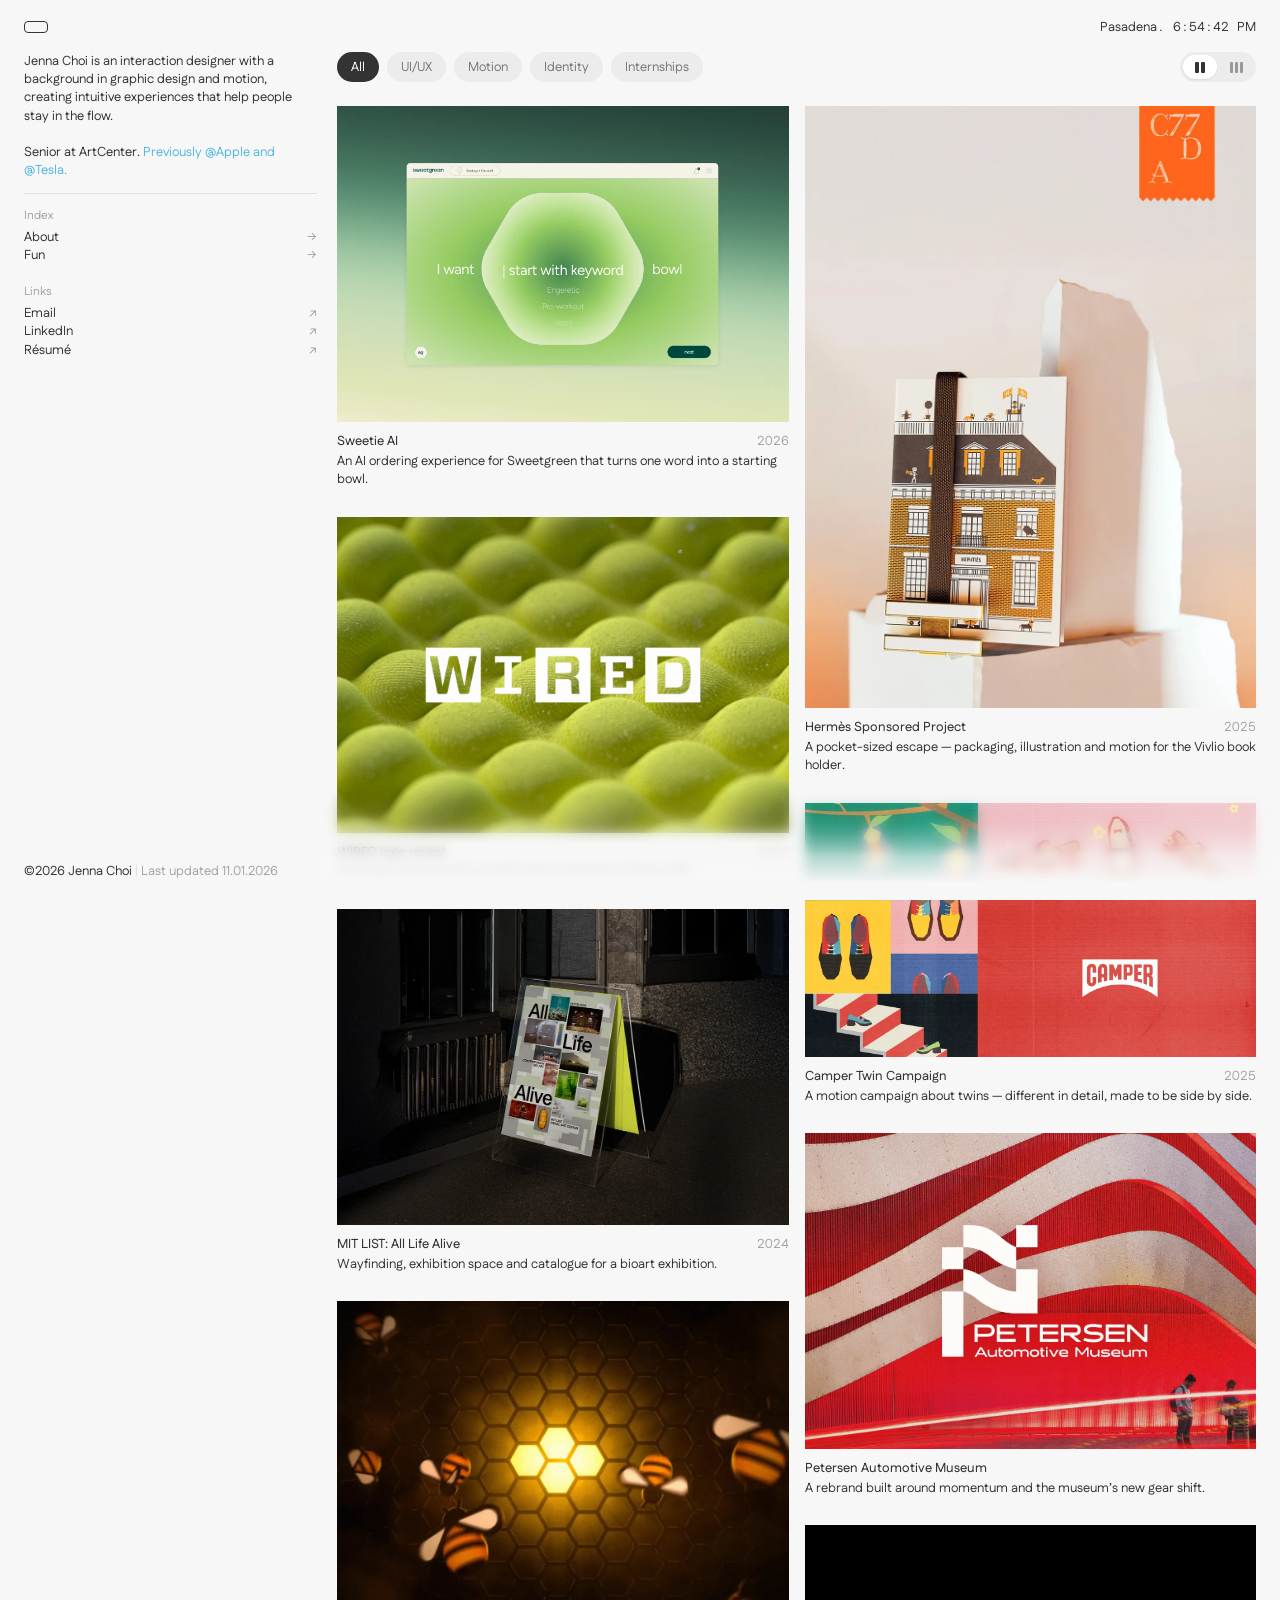
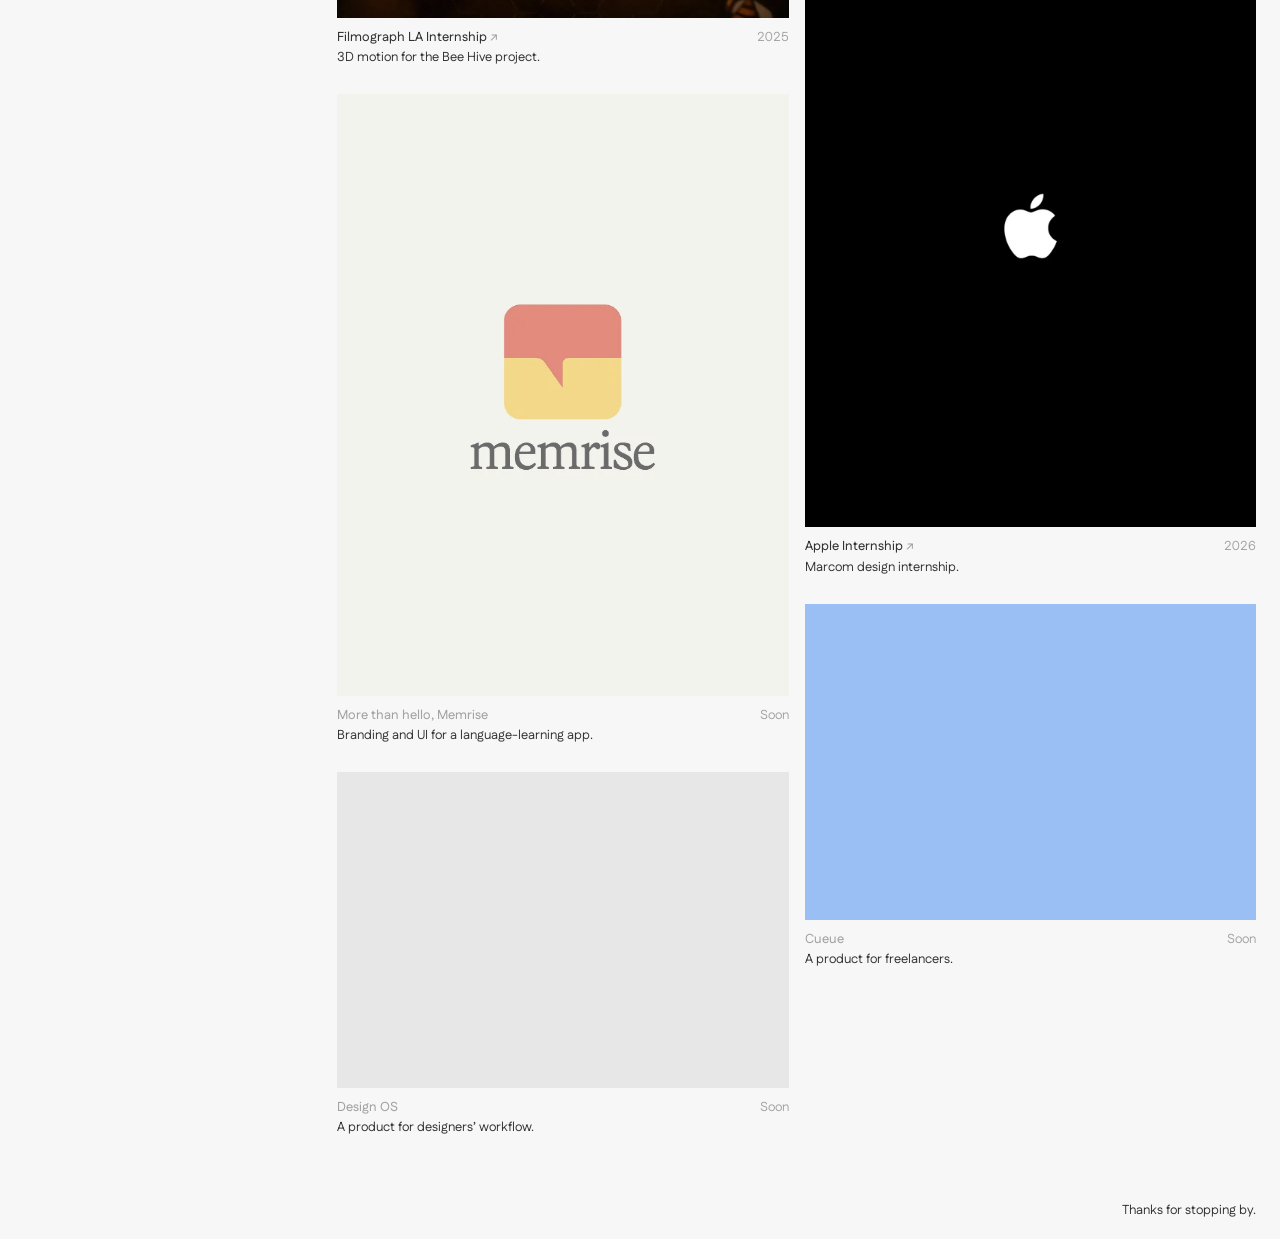
<file: index.html>
<!doctype html>
<html lang="en">
<head>
  <meta charset="utf-8" />
  <meta name="viewport" content="width=device-width, initial-scale=1" />
  <meta name="theme-color" content="#f7f7f7" />
  <title>Jenna Choi — Interaction Designer</title>
  <meta name="description" content="Jenna Choi is an interaction designer with a background in graphic design and motion, creating intuitive experiences that help people stay in the flow." />
  <link rel="preconnect" href="https://fonts.googleapis.com" />
  <link rel="preconnect" href="https://fonts.gstatic.com" crossorigin />
  <link href="https://fonts.googleapis.com/css2?family=Fustat:wght@400;500;600&family=Newsreader:opsz,wght@6..72,300;6..72,400&display=swap" rel="stylesheet" />
  <link rel="stylesheet" href="/styles.css?v=ba8c46e6" />
</head>
<body class="home">
  <!-- Generated by tools/build_site.py from tools/content.py — edit content there, then re-run. -->

  <header class="topbar">
    <a class="mark" href="/" aria-label="Jenna Choi — home"></a>
    <p class="clock" data-clock data-tz="America/Los_Angeles" data-city="Pasadena">Pasadena.</p>
  </header>

  <aside class="side">
    <div class="side__intro">
      <p>Jenna Choi is an interaction designer with a background in graphic design and motion, creating intuitive experiences that help people stay in the flow.</p>
      <p>Senior at ArtCenter. <span class="accent">Previously @Apple and @Tesla.</span></p>
    </div>
    <nav class="toc" aria-label="Index">
      <div class="toc__sec toc__sec--index">
      <p class="toc__head">Index</p>
        <a class="toc__item" href="/about"><span>About</span><span class="toc__arrow">→</span></a>
        <a class="toc__item" href="/fun"><span>Fun</span><span class="toc__arrow">→</span></a>
      </div>
      <div class="toc__sec toc__sec--links">
      <p class="toc__head">Links</p>
        <a class="toc__item" href="#" data-link="email"><span>Email</span><span class="toc__arrow">↗</span></a>
        <a class="toc__item" href="#" data-link="linkedin" target="_blank" rel="noopener"><span>LinkedIn</span><span class="toc__arrow">↗</span></a>
        <a class="toc__item" href="#" data-link="resume" target="_blank" rel="noopener"><span>Résumé</span><span class="toc__arrow">↗</span></a>
      </div>
    </nav>
    <p class="side__foot">©2026 Jenna Choi <span class="side__sep">|</span> <span class="muted">Last updated 11.01.2026</span></p>
  </aside>

  <main id="work" class="work" aria-label="Work">
    <div class="filters" role="toolbar" aria-label="Filter projects">
      <button class="pill is-active" data-filter="all" aria-pressed="true">All</button>
      <button class="pill" data-filter="uiux" aria-pressed="false">UI/UX</button>
      <button class="pill" data-filter="motion" aria-pressed="false">Motion</button>
      <button class="pill" data-filter="identity" aria-pressed="false">Identity</button>
      <button class="pill" data-filter="internship" aria-pressed="false">Internships</button>
      <div class="cols" role="group" aria-label="Columns">
        <button class="cols__btn is-active" data-cols="2" aria-pressed="true" aria-label="2 columns" title="2 columns"><span class="cols__icon"><i></i><i></i></span></button>
        <button class="cols__btn" data-cols="3" aria-pressed="false" aria-label="3 columns" title="3 columns"><span class="cols__icon"><i></i><i></i><i></i></span></button>
      </div>
    </div>
    <div class="work__col">
      <article class="card" data-tags="uiux motion" style="--order:0"><a class="card__link" href="/sweetie"><div class="card__media card__media--wide"><img src="/assets/work/sweetie.webp" alt="" loading="eager" /></div><div class="card__cap"><p class="card__title">Sweetie AI</p><p class="card__year">2026</p></div><p class="card__desc">An AI ordering experience for Sweetgreen that turns one word into a starting bowl.</p></a></article>
      <article class="card" data-tags="motion identity" style="--order:2"><a class="card__link" href="/wired"><div class="card__media card__media--wide"><video src="/assets/work/wired.mp4" poster="/assets/work/wired.webp" muted loop playsinline preload="none" data-hover-play></video></div><div class="card__cap"><p class="card__title">WIRED logo reveal</p><p class="card__year">2024</p></div><p class="card__desc">A 3D logo reveal built from soft-body materials in Cinema 4D.</p></a></article>
      <article class="card" data-tags="identity" style="--order:4"><a class="card__link" href="/all-life-alive"><div class="card__media card__media--wide"><img src="/assets/work/mit.webp" alt="" loading="lazy" /></div><div class="card__cap"><p class="card__title">MIT LIST: All Life Alive</p><p class="card__year">2024</p></div><p class="card__desc">Wayfinding, exhibition space and catalogue for a bioart exhibition.</p></a></article>
      <article class="card" data-tags="motion internship" style="--order:6"><a class="card__link" href="https://www.filmograph.tv/project/bee-hive" target="_blank" rel="noopener"><div class="card__media card__media--wide"><img src="/assets/work/filmograph.webp" alt="" loading="lazy" /></div><div class="card__cap"><p class="card__title">Filmograph LA Internship <span class="card__ext" aria-hidden="true">↗</span></p><p class="card__year">2025</p></div><p class="card__desc">3D motion for the Bee Hive project.</p></a></article>
      <article class="card card--soon" data-tags="identity uiux" style="--order:8"><div class="card__media card__media--tall"><img src="/assets/work/memrise.webp" alt="" loading="lazy" /></div><div class="card__cap"><p class="card__title">More than hello, Memrise</p><p class="card__year">Soon</p></div><p class="card__desc">Branding and UI for a language-learning app.</p></article>
      <article class="card card--soon" data-tags="uiux" style="--order:10"><div class="card__media card__media--wide"><span class="card__fill" style="background:#e3e3e3"></span></div><div class="card__cap"><p class="card__title">Design OS</p><p class="card__year">Soon</p></div><p class="card__desc">A product for designers’ workflow.</p></article>
    </div>
    <div class="work__col">
      <article class="card" data-tags="identity motion" style="--order:1"><a class="card__link" href="/hermes"><div class="card__media card__media--tall"><img src="/assets/work/hermes.webp" alt="" style="object-position:center top" loading="eager" /></div><div class="card__cap"><p class="card__title">Hermès Sponsored Project</p><p class="card__year">2025</p></div><p class="card__desc">A pocket-sized escape — packaging, illustration and motion for the Vivlio book holder.</p></a></article>
      <article class="card" data-tags="motion" style="--order:3"><a class="card__link" href="/camper"><div class="card__media card__media--video"><video src="/assets/projects/camper/v06.mp4" poster="/assets/work/camper.webp" muted loop playsinline preload="none" data-hover-play></video></div><div class="card__cap"><p class="card__title">Camper Twin Campaign</p><p class="card__year">2025</p></div><p class="card__desc">A motion campaign about twins — different in detail, made to be side by side.</p></a></article>
      <article class="card" data-tags="identity motion" style="--order:5"><a class="card__link" href="/petersen"><div class="card__media card__media--wide"><img src="/assets/work/petersen.webp" alt="" loading="lazy" /></div><div class="card__cap"><p class="card__title">Petersen Automotive Museum</p><p class="card__year"></p></div><p class="card__desc">A rebrand built around momentum and the museum’s new gear shift.</p></a></article>
      <article class="card" data-tags="motion internship" style="--order:7"><a class="card__link" href="https://www.apple.com/macbook-pro/proled-xdr-display/" target="_blank" rel="noopener"><div class="card__media card__media--tall"><img src="/assets/work/apple.webp" alt="" loading="lazy" /></div><div class="card__cap"><p class="card__title">Apple Internship <span class="card__ext" aria-hidden="true">↗</span></p><p class="card__year">2026</p></div><p class="card__desc">Marcom design internship.</p></a></article>
      <article class="card card--soon" data-tags="uiux" style="--order:9"><div class="card__media card__media--wide"><span class="card__fill" style="background:#579bfe"></span></div><div class="card__cap"><p class="card__title">Cueue</p><p class="card__year">Soon</p></div><p class="card__desc">A product for freelancers.</p></article>
    </div>
  </main>

  <p class="signoff">Thanks for stopping by.</p>

  <script src="/main.js?v=8af6f339" defer></script>
</body>
</html>
</file>
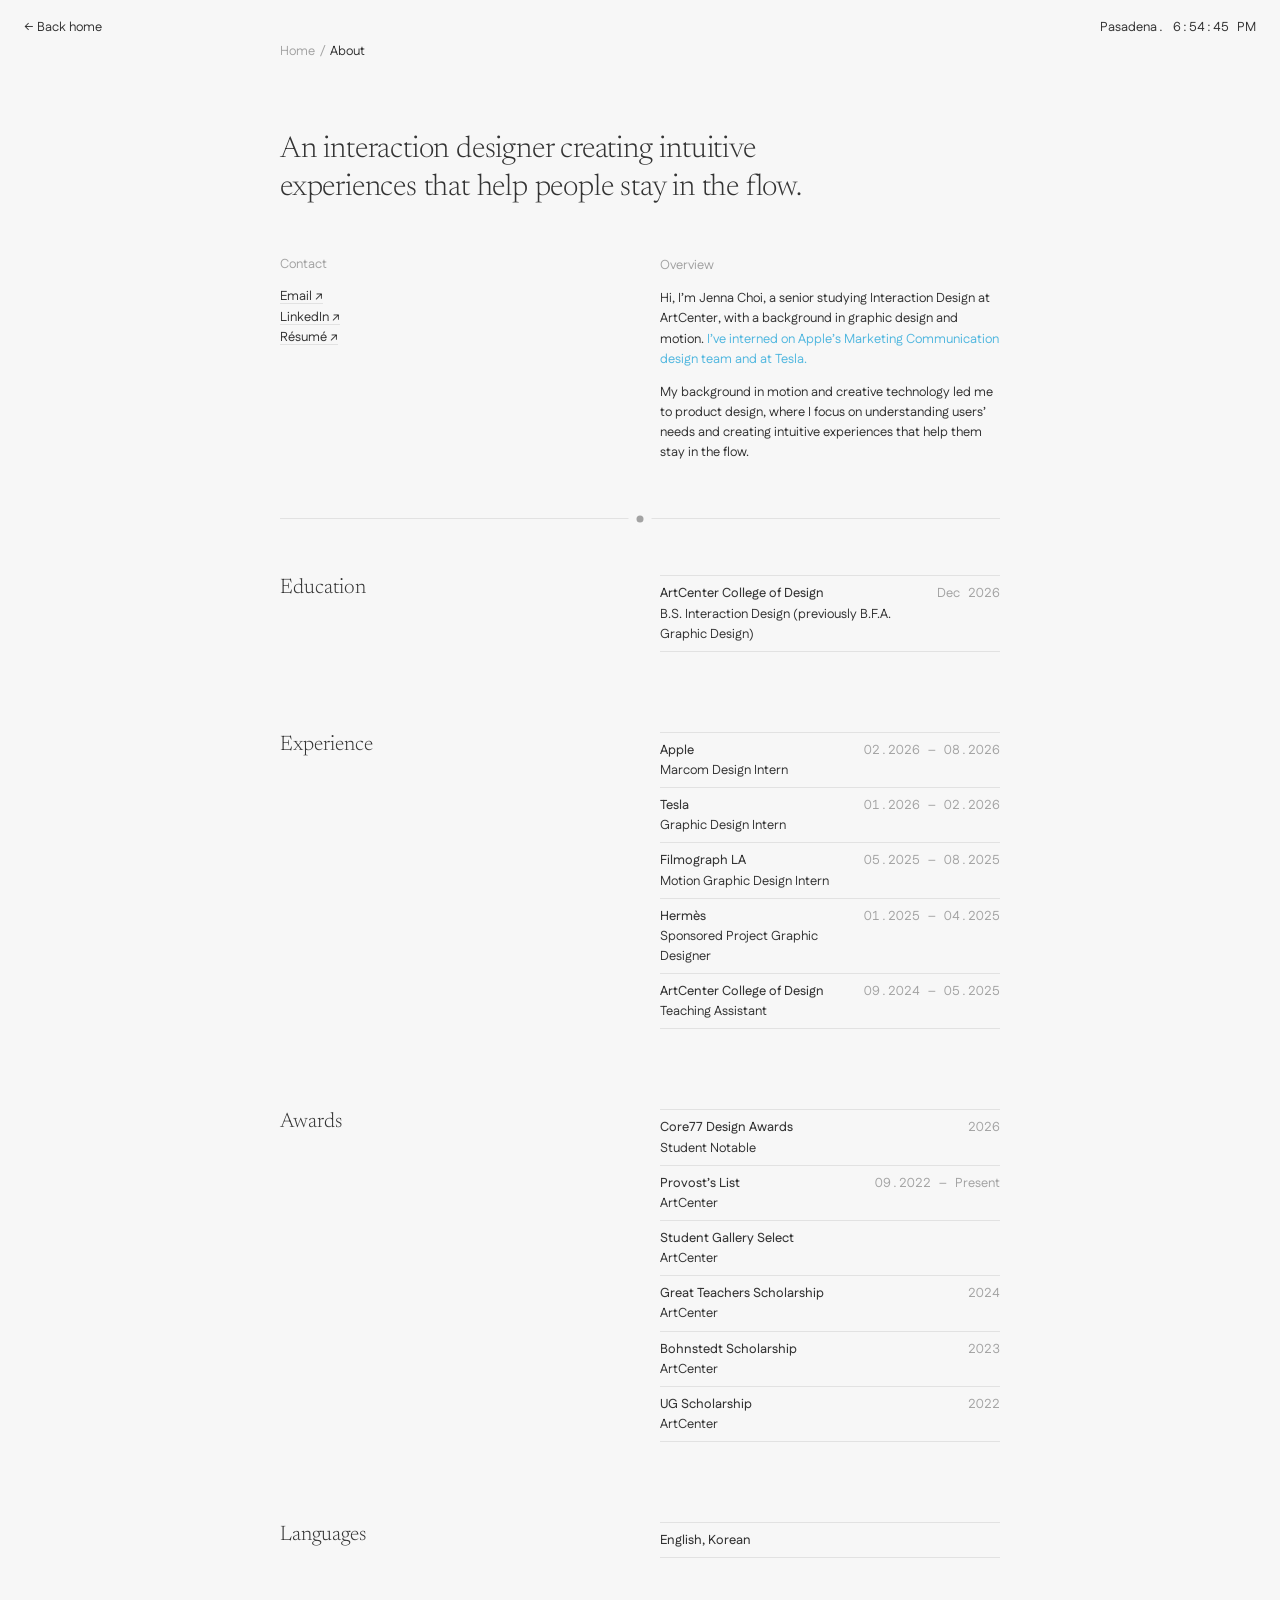
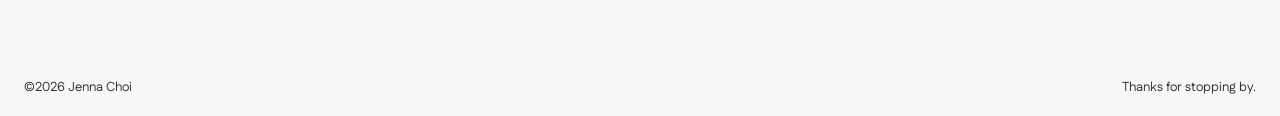
<file: about.html>
<!doctype html>
<html lang="en">
<head>
  <meta charset="utf-8" />
  <meta name="viewport" content="width=device-width, initial-scale=1" />
  <meta name="theme-color" content="#f7f7f7" />
  <title>About — Jenna Choi</title>
  <meta name="description" content="Jenna Choi is an interaction designer with a background in graphic design and motion, creating intuitive experiences that help people stay in the flow." />
  <link rel="preconnect" href="https://fonts.googleapis.com" />
  <link rel="preconnect" href="https://fonts.gstatic.com" crossorigin />
  <link href="https://fonts.googleapis.com/css2?family=Fustat:wght@400;500;600&family=Newsreader:opsz,wght@6..72,300;6..72,400&display=swap" rel="stylesheet" />
  <link rel="stylesheet" href="/styles.css?v=ba8c46e6" />
</head>
<body class="article">
  <!-- Generated by tools/build_site.py from tools/content.py — edit content there, then re-run. -->

  <aside class="agenda" aria-label="On this page">
    <a class="back" href="/">← Back home</a>
    <nav class="agenda__list"></nav>
  </aside>
  <header class="art-top"><p class="clock" data-clock data-tz="America/Los_Angeles" data-city="Pasadena">Pasadena.</p></header>

  <main class="art">
    <p class="crumb"><a href="/">Home</a> <span>/</span> About</p>
    <h1 class="art__title">An interaction designer creating intuitive experiences that help people stay in the flow.</h1>
    <div class="two two--intro"><div class="two__l"><p class="lbl">Contact</p><p><a class="ulink" href="#" data-link="email">Email ↗</a></p><p><a class="ulink" href="#" data-link="linkedin" target="_blank" rel="noopener">LinkedIn ↗</a></p><p><a class="ulink" href="#" data-link="resume" target="_blank" rel="noopener">Résumé ↗</a></p></div><div class="two__r"><p class="lbl">Overview</p><p>Hi, I’m Jenna Choi, a senior studying Interaction Design at ArtCenter, with a background in graphic design and motion. <span class="accent">I’ve interned on Apple’s Marketing Communication design team and at Tesla.</span></p><p>My background in motion and creative technology led me to product design, where I focus on understanding users’ needs and creating intuitive experiences that help them stay in the flow.</p></div></div>
    <div class="divider" aria-hidden="true"><span></span></div>
    <section class="asec"><div class="two"><div class="two__l"><h2 class="art__h2">Education</h2></div><div class="two__r"><ul class="plist"><li><span class="li__a">ArtCenter College of Design</span><span class="li__b">B.S. Interaction Design (previously B.F.A. Graphic Design)</span><span class="li__c">Dec 2026</span></li></ul></div></div></section>
    <section class="asec"><div class="two"><div class="two__l"><h2 class="art__h2">Experience</h2></div><div class="two__r"><ul class="plist"><li><span class="li__a">Apple</span><span class="li__b">Marcom Design Intern</span><span class="li__c">02.2026 – 08.2026</span></li><li><span class="li__a">Tesla</span><span class="li__b">Graphic Design Intern</span><span class="li__c">01.2026 – 02.2026</span></li><li><span class="li__a">Filmograph LA</span><span class="li__b">Motion Graphic Design Intern</span><span class="li__c">05.2025 – 08.2025</span></li><li><span class="li__a">Hermès</span><span class="li__b">Sponsored Project Graphic Designer</span><span class="li__c">01.2025 – 04.2025</span></li><li><span class="li__a">ArtCenter College of Design</span><span class="li__b">Teaching Assistant</span><span class="li__c">09.2024 – 05.2025</span></li></ul></div></div></section>
    <section class="asec"><div class="two"><div class="two__l"><h2 class="art__h2">Awards</h2></div><div class="two__r"><ul class="plist"><li><span class="li__a">Core77 Design Awards</span><span class="li__b">Student Notable</span><span class="li__c">2026</span></li><li><span class="li__a">Provost’s List</span><span class="li__b">ArtCenter</span><span class="li__c">09.2022 – Present</span></li><li><span class="li__a">Student Gallery Select</span><span class="li__b">ArtCenter</span><span class="li__c"></span></li><li><span class="li__a">Great Teachers Scholarship</span><span class="li__b">ArtCenter</span><span class="li__c">2024</span></li><li><span class="li__a">Bohnstedt Scholarship</span><span class="li__b">ArtCenter</span><span class="li__c">2023</span></li><li><span class="li__a">UG Scholarship</span><span class="li__b">ArtCenter</span><span class="li__c">2022</span></li></ul></div></div></section>
    <section class="asec"><div class="two"><div class="two__l"><h2 class="art__h2">Languages</h2></div><div class="two__r"><ul class="plist"><li><span class="li__a">English, Korean</span><span class="li__b"></span><span class="li__c"></span></li></ul></div></div></section>
  </main>

  <footer class="art-foot">
    <p>©2026 Jenna Choi</p>
    <p>Thanks for stopping by.</p>
  </footer>

  <script src="/main.js?v=8af6f339" defer></script>
</body>
</html>
</file>
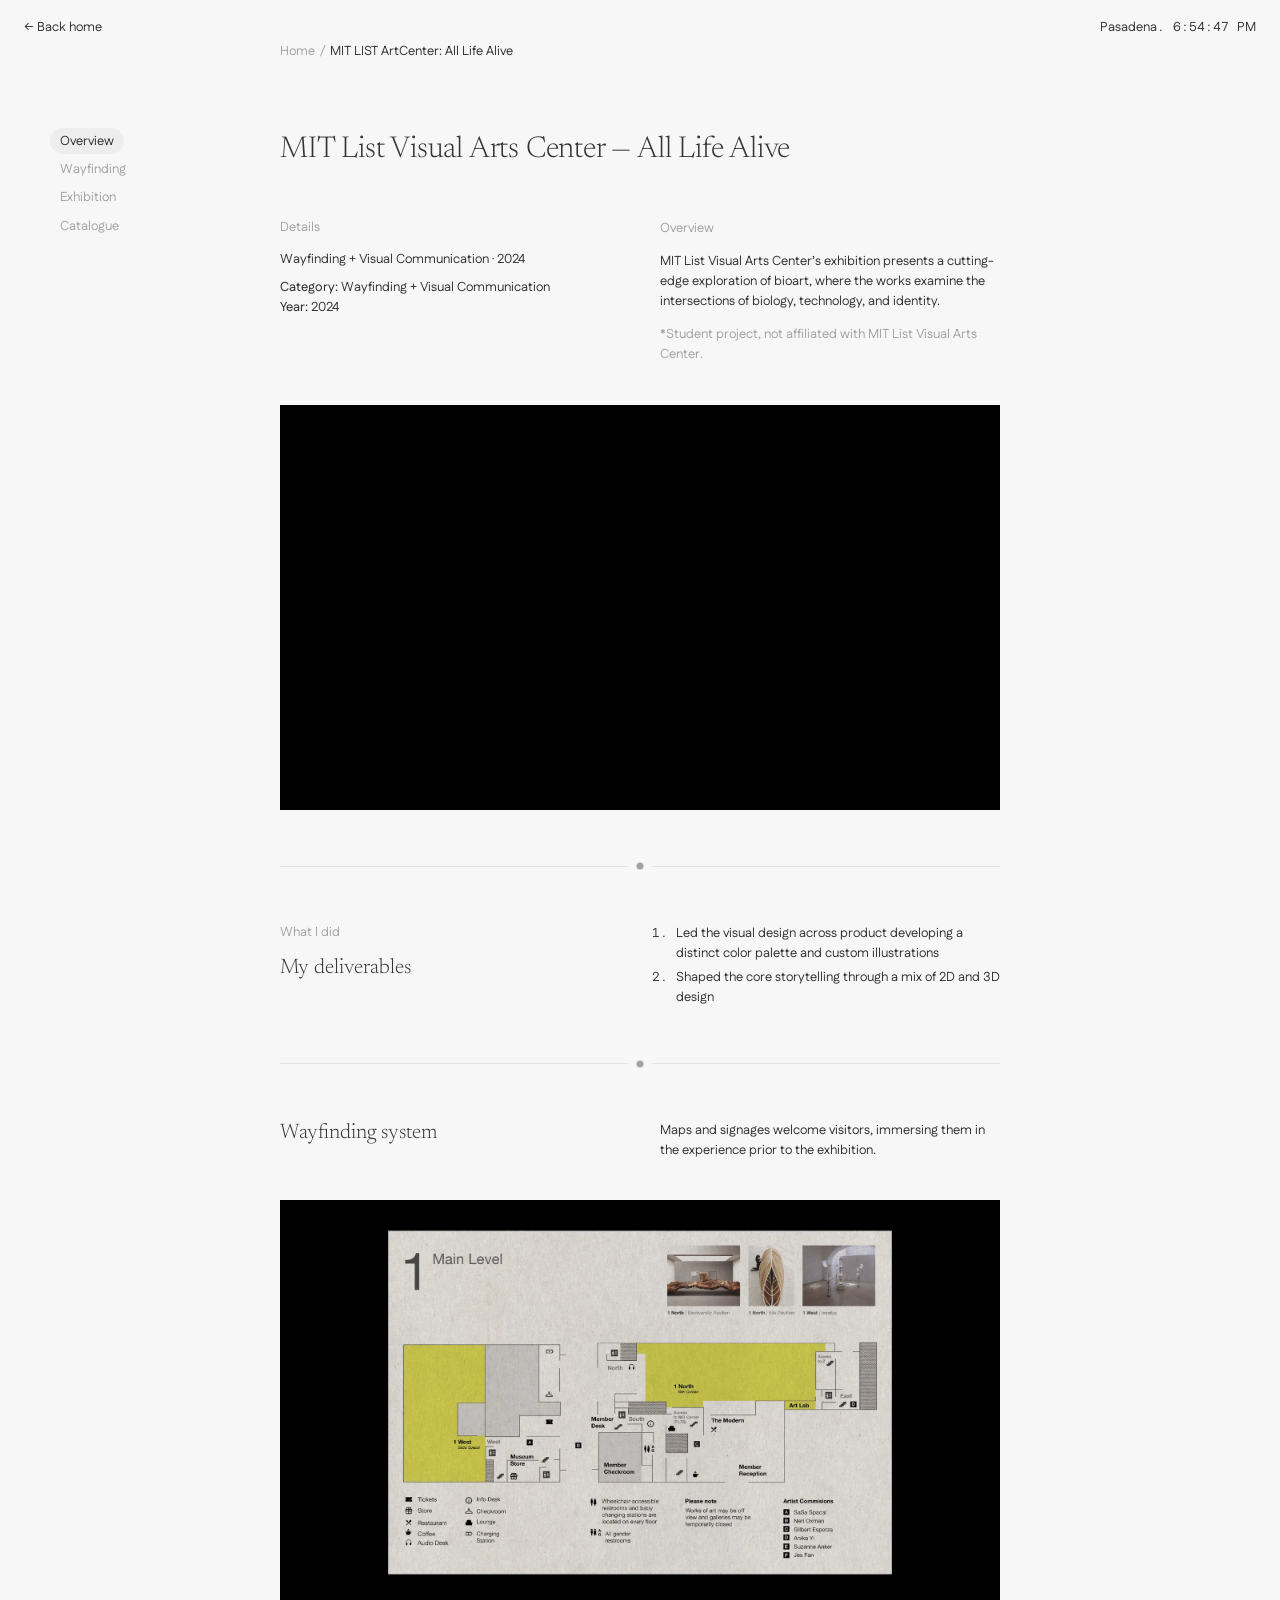
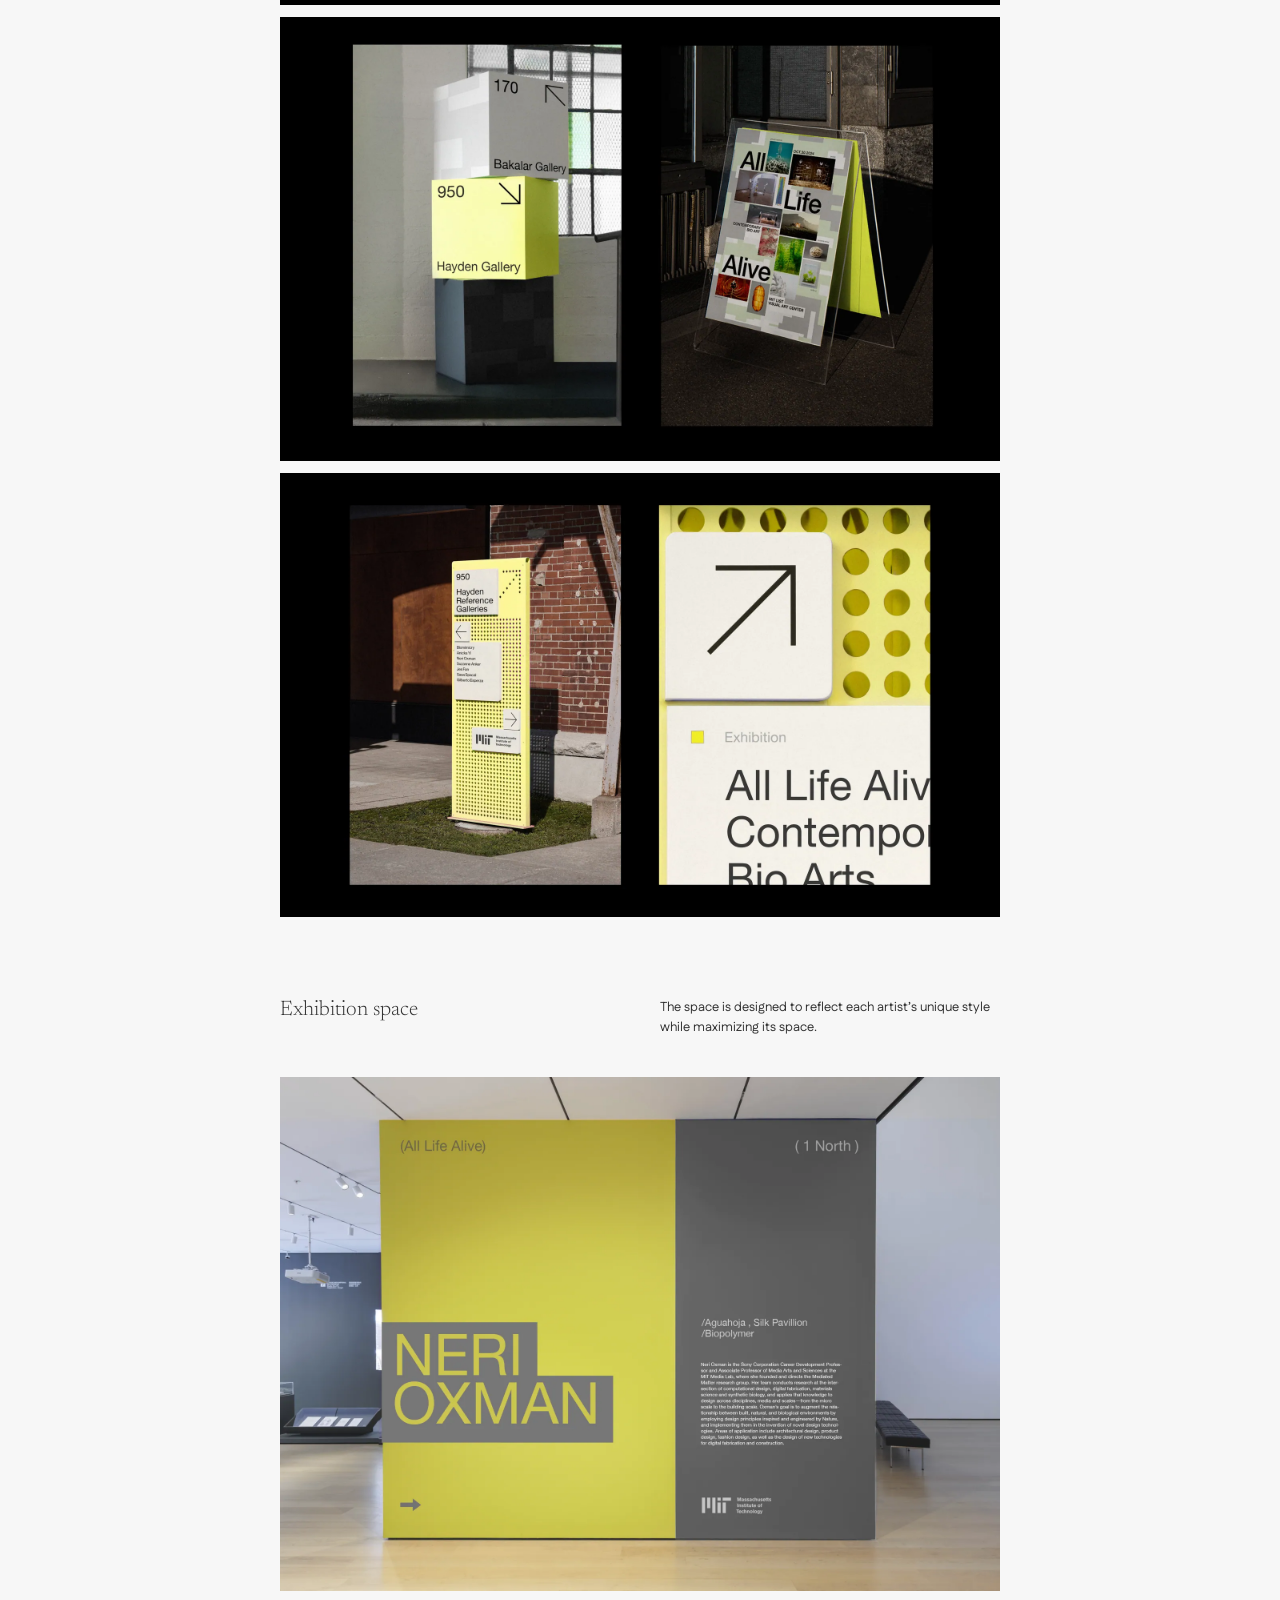
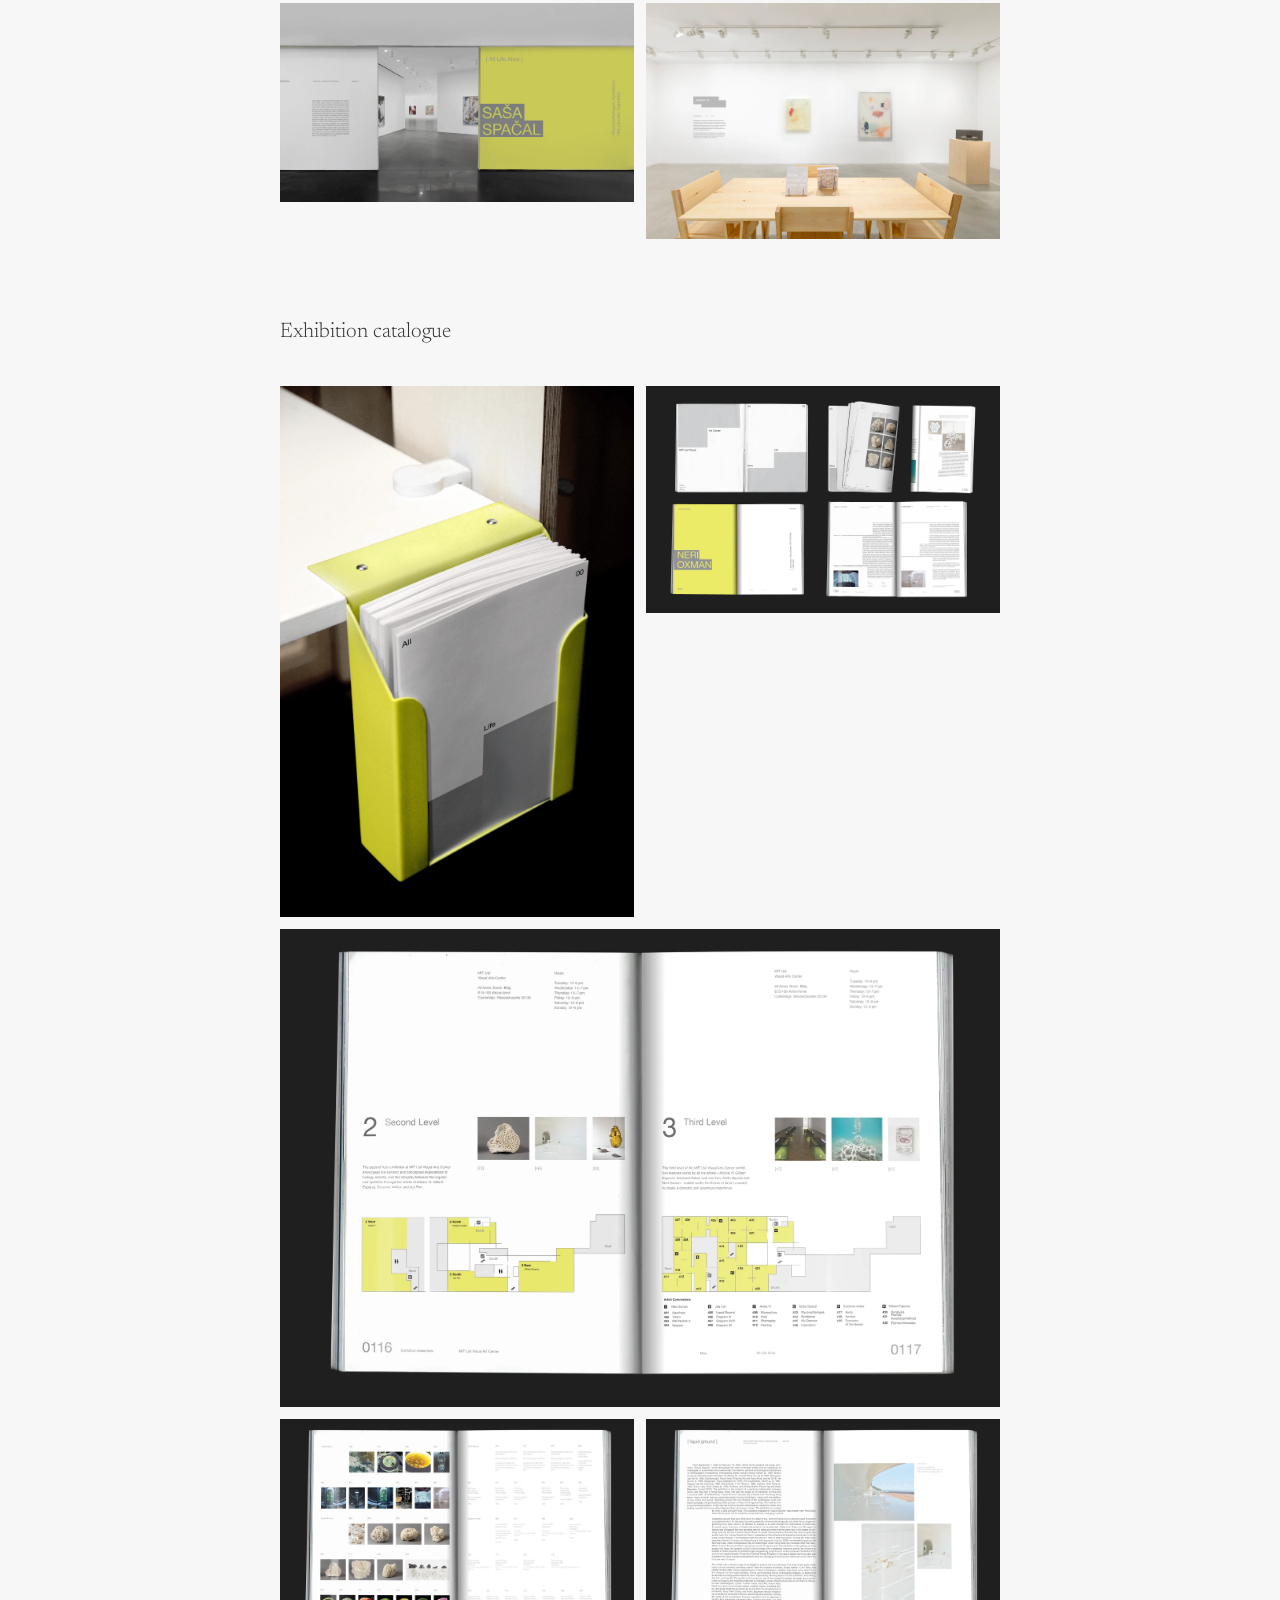
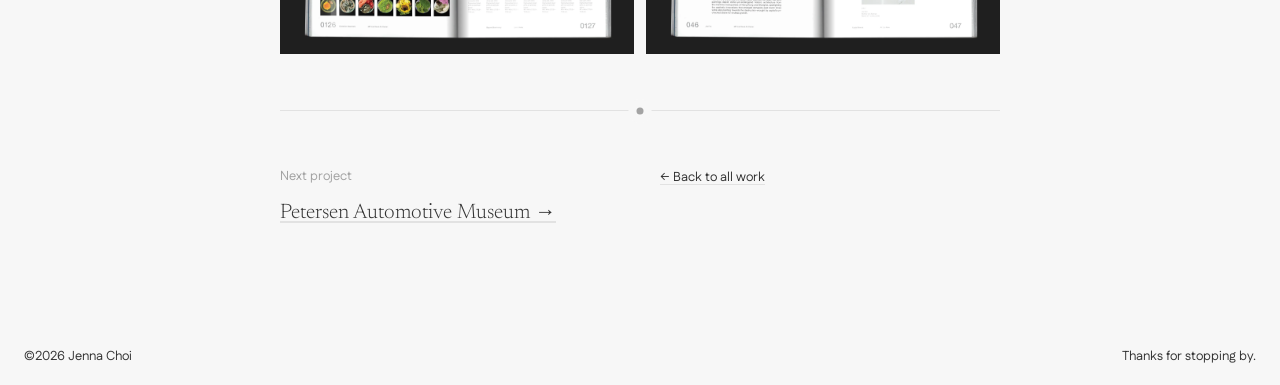
<file: all-life-alive.html>
<!doctype html>
<html lang="en">
<head>
  <meta charset="utf-8" />
  <meta name="viewport" content="width=device-width, initial-scale=1" />
  <meta name="theme-color" content="#f7f7f7" />
  <title>MIT LIST ArtCenter: All Life Alive — Jenna Choi</title>
  <meta name="description" content="MIT List Visual Arts Center’s exhibition presents a cutting-edge exploration of bioart, where the works examine the intersections of biology, technology, a" />
  <link rel="preconnect" href="https://fonts.googleapis.com" />
  <link rel="preconnect" href="https://fonts.gstatic.com" crossorigin />
  <link href="https://fonts.googleapis.com/css2?family=Fustat:wght@400;500;600&family=Newsreader:opsz,wght@6..72,300;6..72,400&display=swap" rel="stylesheet" />
  <link rel="stylesheet" href="/styles.css?v=ba8c46e6" />
</head>
<body class="article">
  <!-- Generated by tools/build_site.py from tools/content.py — edit content there, then re-run. -->

  <aside class="agenda" aria-label="On this page">
    <a class="back" href="/">← Back home</a>
    <nav class="agenda__list">
      <a class="agenda__item" href="#overview" data-section="overview">Overview</a>
      <a class="agenda__item" href="#wayfinding" data-section="wayfinding">Wayfinding</a>
      <a class="agenda__item" href="#exhibition" data-section="exhibition">Exhibition</a>
      <a class="agenda__item" href="#catalogue" data-section="catalogue">Catalogue</a>
    </nav>
  </aside>
  <header class="art-top"><p class="clock" data-clock data-tz="America/Los_Angeles" data-city="Pasadena">Pasadena.</p></header>

  <main class="art">
    <p class="crumb"><a href="/">Home</a> <span>/</span> MIT LIST ArtCenter: All Life Alive</p>
    <h1 class="art__title" id="overview">MIT List Visual Arts Center — All Life Alive</h1>
    <div class="two two--intro"><div class="two__l"><p class="lbl">Details</p><p class="lbl-sub">Wayfinding + Visual Communication · 2024</p><p><span class="k">Category:</span> Wayfinding + Visual Communication</p><p><span class="k">Year:</span> 2024</p></div><div class="two__r"><p class="lbl">Overview</p><p>MIT List Visual Arts Center’s exhibition presents a cutting-edge exploration of bioart, where the works examine the intersections of biology, technology, and identity.</p><p class="muted small">*Student project, not affiliated with MIT List Visual Arts Center.</p></div></div>
    <div class="hero"><figure class="fig"><div class="embed"><iframe src="https://player.vimeo.com/video/995925121?title=0&byline=0&portrait=0&dnt=1" allow="autoplay; fullscreen; picture-in-picture" allowfullscreen loading="lazy" title="Video"></iframe></div></figure></div>
    <div class="divider" aria-hidden="true"><span></span></div>
    <div class="two"><div class="two__l"><p class="lbl">What I did</p><h2 class="art__h2">My deliverables</h2></div><div class="two__r"><ol><li>Led the visual design across product developing a distinct color palette and custom illustrations</li><li>Shaped the core storytelling through a mix of 2D and 3D design</li></ol></div></div>
    <div class="divider" aria-hidden="true"><span></span></div>
    <section class="asec" id="wayfinding">
      <div class="two"><div class="two__l"><h2 class="art__h2">Wayfinding system</h2></div><div class="two__r"><p>Maps and signages welcome visitors, immersing them in the experience prior to the exhibition.</p></div></div>
<div class="row row--1"><figure class="fig"><img src="/assets/projects/all-life-alive/07.webp" alt="" loading="lazy" decoding="async" /></figure></div>
<div class="row row--1"><figure class="fig"><img src="/assets/projects/all-life-alive/08.webp" alt="" loading="lazy" decoding="async" /></figure></div>
<div class="row row--1"><figure class="fig"><img src="/assets/projects/all-life-alive/09.webp" alt="" loading="lazy" decoding="async" /></figure></div>
    </section>
    <section class="asec" id="exhibition">
      <div class="two"><div class="two__l"><h2 class="art__h2">Exhibition space</h2></div><div class="two__r"><p>The space is designed to reflect each artist’s unique style while maximizing its space.</p></div></div>
<div class="row row--1"><figure class="fig"><img src="/assets/projects/all-life-alive/10.webp" alt="" loading="lazy" decoding="async" /></figure></div>
<div class="row row--2"><figure class="fig"><img src="/assets/projects/all-life-alive/06.webp" alt="" loading="lazy" decoding="async" /></figure><figure class="fig"><img src="/assets/projects/all-life-alive/00.webp" alt="" loading="lazy" decoding="async" /></figure></div>
    </section>
    <section class="asec" id="catalogue">
      <div class="two"><div class="two__l"><h2 class="art__h2">Exhibition catalogue</h2></div><div class="two__r"></div></div>
<div class="row row--2"><figure class="fig"><img src="/assets/projects/all-life-alive/01.webp" alt="" loading="lazy" decoding="async" /></figure><figure class="fig"><img src="/assets/projects/all-life-alive/02.webp" alt="" loading="lazy" decoding="async" /></figure></div>
<div class="row row--1"><figure class="fig"><img src="/assets/projects/all-life-alive/03.webp" alt="" loading="lazy" decoding="async" /></figure></div>
<div class="row row--2"><figure class="fig"><img src="/assets/projects/all-life-alive/04.webp" alt="" loading="lazy" decoding="async" /></figure><figure class="fig"><img src="/assets/projects/all-life-alive/05.webp" alt="" loading="lazy" decoding="async" /></figure></div>
    </section>
    <div class="divider" aria-hidden="true"><span></span></div>
    <div class="two two--next"><div class="two__l"><p class="lbl">Next project</p><h2 class="art__h2"><a class="ulink" href="/petersen">Petersen Automotive Museum →</a></h2></div><div class="two__r"><p><a class="ulink" href="/">← Back to all work</a></p></div></div>
  </main>

  <footer class="art-foot">
    <p>©2026 Jenna Choi</p>
    <p>Thanks for stopping by.</p>
  </footer>

  <script src="/main.js?v=8af6f339" defer></script>
</body>
</html>
</file>
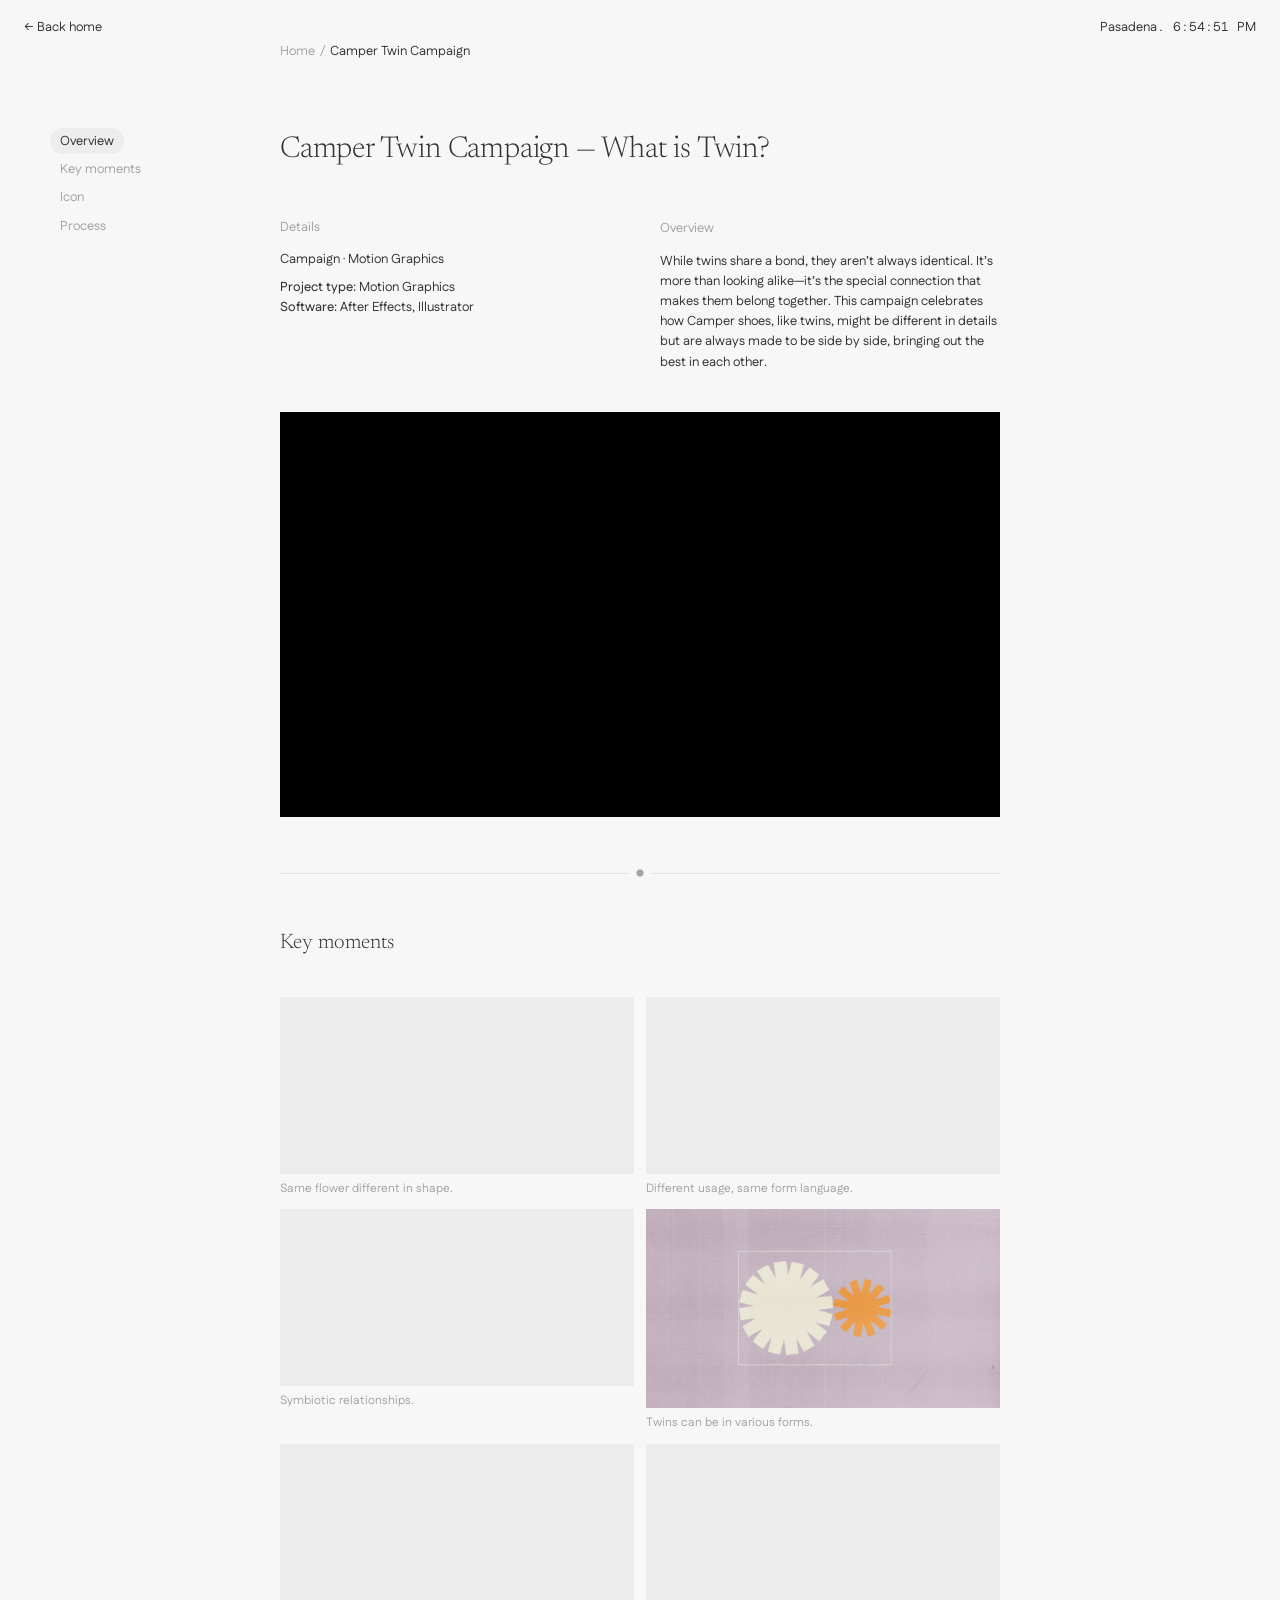
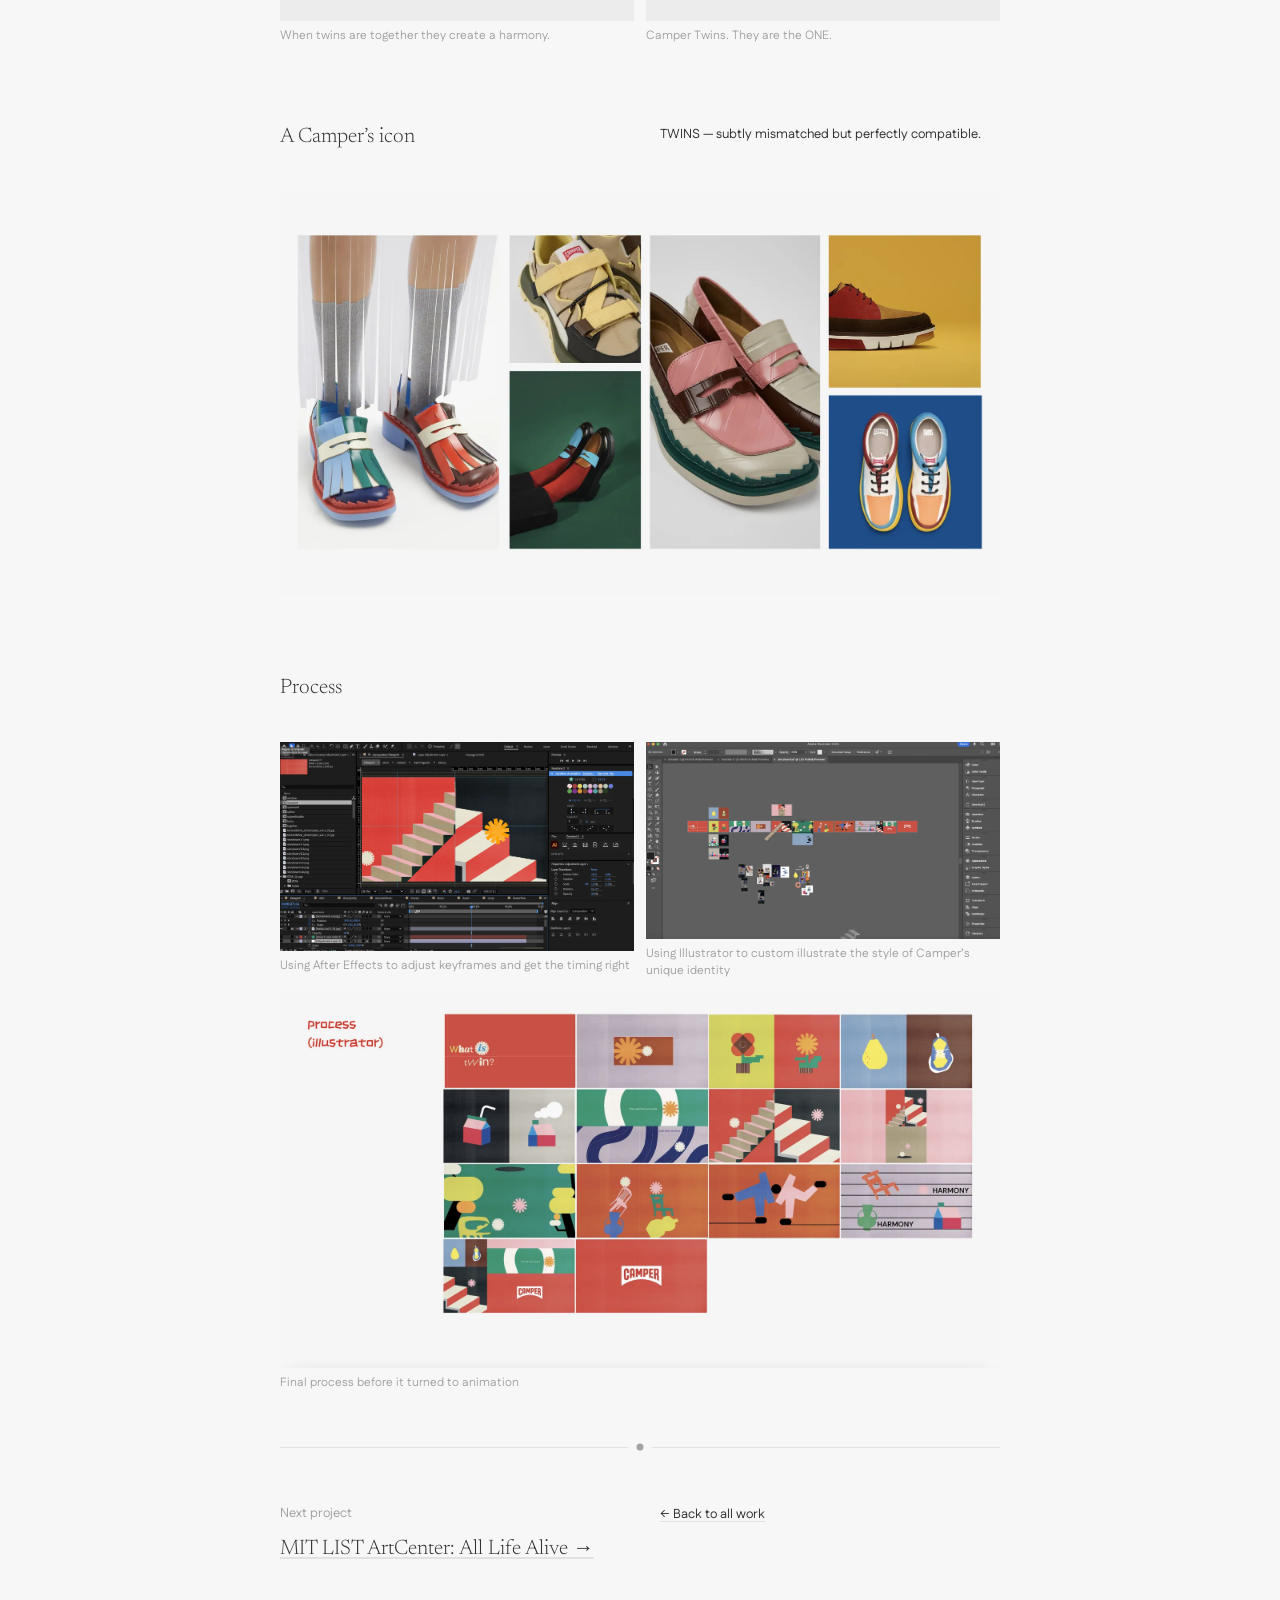
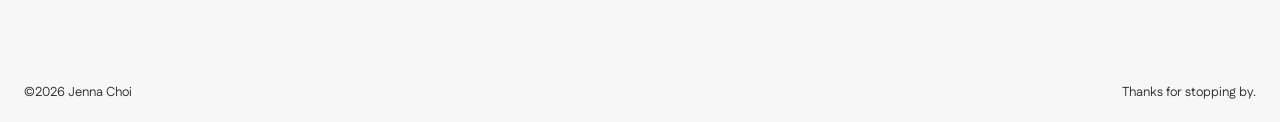
<file: camper.html>
<!doctype html>
<html lang="en">
<head>
  <meta charset="utf-8" />
  <meta name="viewport" content="width=device-width, initial-scale=1" />
  <meta name="theme-color" content="#f7f7f7" />
  <title>Camper Twin Campaign — Jenna Choi</title>
  <meta name="description" content="While twins share a bond, they aren’t always identical. It’s more than looking alike—it’s the special connection that makes them belong together. This camp" />
  <link rel="preconnect" href="https://fonts.googleapis.com" />
  <link rel="preconnect" href="https://fonts.gstatic.com" crossorigin />
  <link href="https://fonts.googleapis.com/css2?family=Fustat:wght@400;500;600&family=Newsreader:opsz,wght@6..72,300;6..72,400&display=swap" rel="stylesheet" />
  <link rel="stylesheet" href="/styles.css?v=ba8c46e6" />
</head>
<body class="article">
  <!-- Generated by tools/build_site.py from tools/content.py — edit content there, then re-run. -->

  <aside class="agenda" aria-label="On this page">
    <a class="back" href="/">← Back home</a>
    <nav class="agenda__list">
      <a class="agenda__item" href="#overview" data-section="overview">Overview</a>
      <a class="agenda__item" href="#moments" data-section="moments">Key moments</a>
      <a class="agenda__item" href="#icon" data-section="icon">Icon</a>
      <a class="agenda__item" href="#process" data-section="process">Process</a>
    </nav>
  </aside>
  <header class="art-top"><p class="clock" data-clock data-tz="America/Los_Angeles" data-city="Pasadena">Pasadena.</p></header>

  <main class="art">
    <p class="crumb"><a href="/">Home</a> <span>/</span> Camper Twin Campaign</p>
    <h1 class="art__title" id="overview">Camper Twin Campaign — What is Twin?</h1>
    <div class="two two--intro"><div class="two__l"><p class="lbl">Details</p><p class="lbl-sub">Campaign · Motion Graphics</p><p><span class="k">Project type:</span> Motion Graphics</p><p><span class="k">Software:</span> After Effects, Illustrator</p></div><div class="two__r"><p class="lbl">Overview</p><p>While twins share a bond, they aren’t always identical. It’s more than looking alike—it’s the special connection that makes them belong together. This campaign celebrates how Camper shoes, like twins, might be different in details but are always made to be side by side, bringing out the best in each other.</p></div></div>
    <div class="hero"><figure class="fig"><div class="embed"><iframe src="https://player.vimeo.com/video/1050423228?title=0&byline=0&portrait=0&dnt=1" allow="autoplay; fullscreen; picture-in-picture" allowfullscreen loading="lazy" title="Video"></iframe></div></figure></div>
    <div class="divider" aria-hidden="true"><span></span></div>
    <section class="asec" id="moments">
      <div class="two"><div class="two__l"><h2 class="art__h2">Key moments</h2></div><div class="two__r"></div></div>
<div class="row row--2"><figure class="fig"><video src="/assets/projects/camper/v01.mp4#t=0.1" muted loop playsinline preload="metadata" data-hover-play></video><figcaption>Same flower different in shape.</figcaption></figure><figure class="fig"><video src="/assets/projects/camper/v02.mp4#t=0.1" muted loop playsinline preload="metadata" data-hover-play></video><figcaption>Different usage, same form language.</figcaption></figure></div>
<div class="row row--2"><figure class="fig"><video src="/assets/projects/camper/v03.mp4#t=0.1" muted loop playsinline preload="metadata" data-hover-play></video><figcaption>Symbiotic relationships.</figcaption></figure><figure class="fig"><img src="/assets/projects/camper/01.webp" alt="" loading="lazy" decoding="async" /><figcaption>Twins can be in various forms.</figcaption></figure></div>
<div class="row row--2"><figure class="fig"><video src="/assets/projects/camper/v05.mp4#t=0.1" muted loop playsinline preload="metadata" data-hover-play></video><figcaption>When twins are together they create a harmony.</figcaption></figure><figure class="fig"><video src="/assets/projects/camper/v06.mp4#t=0.1" muted loop playsinline preload="metadata" data-hover-play></video><figcaption>Camper Twins. They are the ONE.</figcaption></figure></div>
    </section>
    <section class="asec" id="icon">
      <div class="two"><div class="two__l"><h2 class="art__h2">A Camper’s icon</h2></div><div class="two__r"><p>TWINS — subtly mismatched but perfectly compatible.</p></div></div>
<div class="row row--1"><figure class="fig"><img src="/assets/projects/camper/04.webp" alt="" loading="lazy" decoding="async" /></figure></div>
    </section>
    <section class="asec" id="process">
      <div class="two"><div class="two__l"><h2 class="art__h2">Process</h2></div><div class="two__r"></div></div>
<div class="row row--2"><figure class="fig"><img src="/assets/projects/camper/05.webp" alt="" loading="lazy" decoding="async" /><figcaption>Using After Effects to adjust keyframes and get the timing right</figcaption></figure><figure class="fig"><img src="/assets/projects/camper/06.webp" alt="" loading="lazy" decoding="async" /><figcaption>Using Illustrator to custom illustrate the style of Camper’s unique identity</figcaption></figure></div>
<div class="row row--1"><figure class="fig"><img src="/assets/projects/camper/07.webp" alt="" loading="lazy" decoding="async" /><figcaption>Final process before it turned to animation</figcaption></figure></div>
    </section>
    <div class="divider" aria-hidden="true"><span></span></div>
    <div class="two two--next"><div class="two__l"><p class="lbl">Next project</p><h2 class="art__h2"><a class="ulink" href="/all-life-alive">MIT LIST ArtCenter: All Life Alive →</a></h2></div><div class="two__r"><p><a class="ulink" href="/">← Back to all work</a></p></div></div>
  </main>

  <footer class="art-foot">
    <p>©2026 Jenna Choi</p>
    <p>Thanks for stopping by.</p>
  </footer>

  <script src="/main.js?v=8af6f339" defer></script>
</body>
</html>
</file>
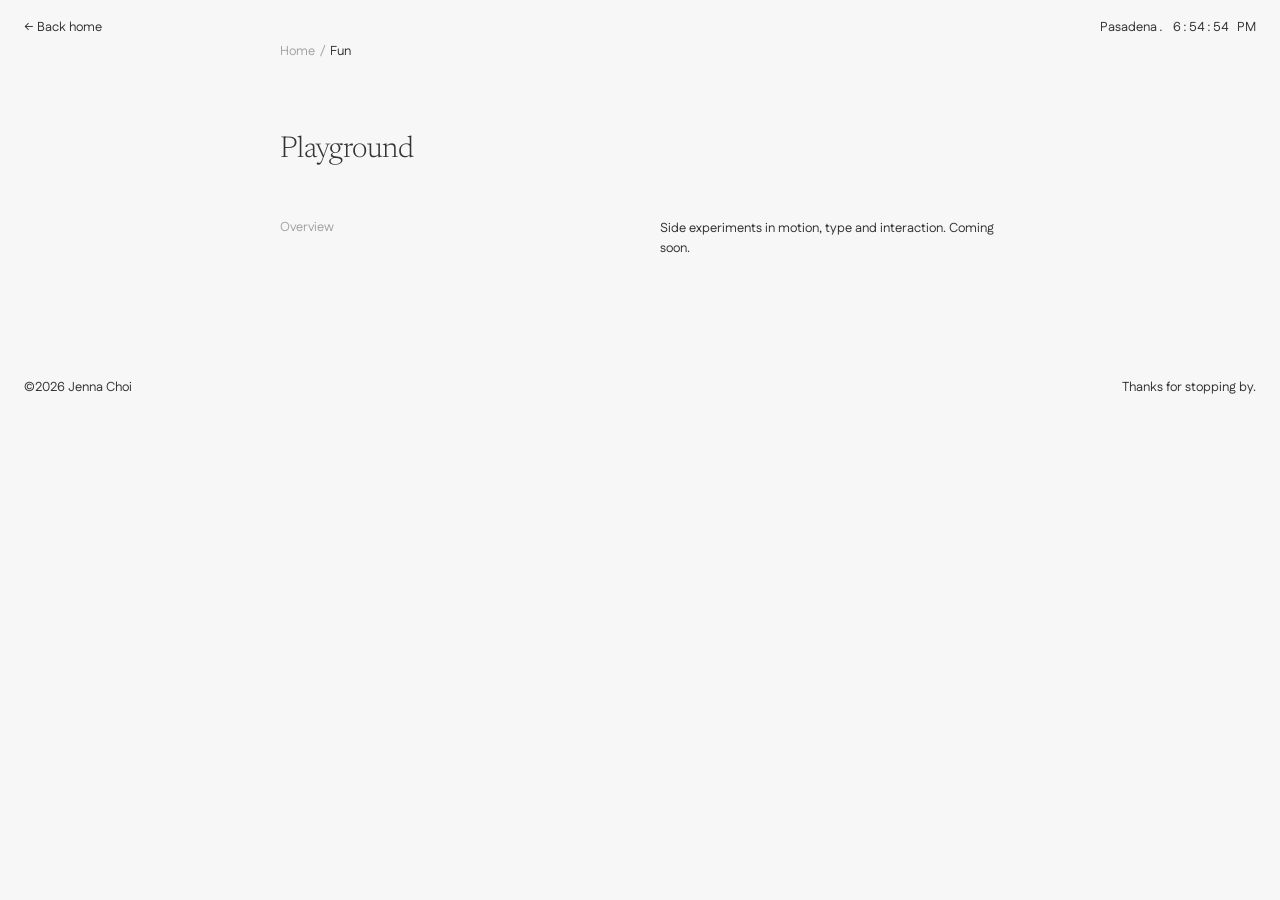
<file: fun.html>
<!doctype html>
<html lang="en">
<head>
  <meta charset="utf-8" />
  <meta name="viewport" content="width=device-width, initial-scale=1" />
  <meta name="theme-color" content="#f7f7f7" />
  <title>Fun — Jenna Choi</title>
  <meta name="description" content="Playground — coming soon." />
  <link rel="preconnect" href="https://fonts.googleapis.com" />
  <link rel="preconnect" href="https://fonts.gstatic.com" crossorigin />
  <link href="https://fonts.googleapis.com/css2?family=Fustat:wght@400;500;600&family=Newsreader:opsz,wght@6..72,300;6..72,400&display=swap" rel="stylesheet" />
  <link rel="stylesheet" href="/styles.css?v=ba8c46e6" />
</head>
<body class="article">
  <!-- Generated by tools/build_site.py from tools/content.py — edit content there, then re-run. -->

  <aside class="agenda" aria-label="On this page">
    <a class="back" href="/">← Back home</a>
    <nav class="agenda__list"></nav>
  </aside>
  <header class="art-top"><p class="clock" data-clock data-tz="America/Los_Angeles" data-city="Pasadena">Pasadena.</p></header>

  <main class="art">
    <p class="crumb"><a href="/">Home</a> <span>/</span> Fun</p>
    <h1 class="art__title">Playground</h1>
    <div class="two two--intro"><div class="two__l"><p class="lbl">Overview</p></div><div class="two__r"><p>Side experiments in motion, type and interaction. Coming soon.</p></div></div>
  </main>

  <footer class="art-foot">
    <p>©2026 Jenna Choi</p>
    <p>Thanks for stopping by.</p>
  </footer>

  <script src="/main.js?v=8af6f339" defer></script>
</body>
</html>
</file>
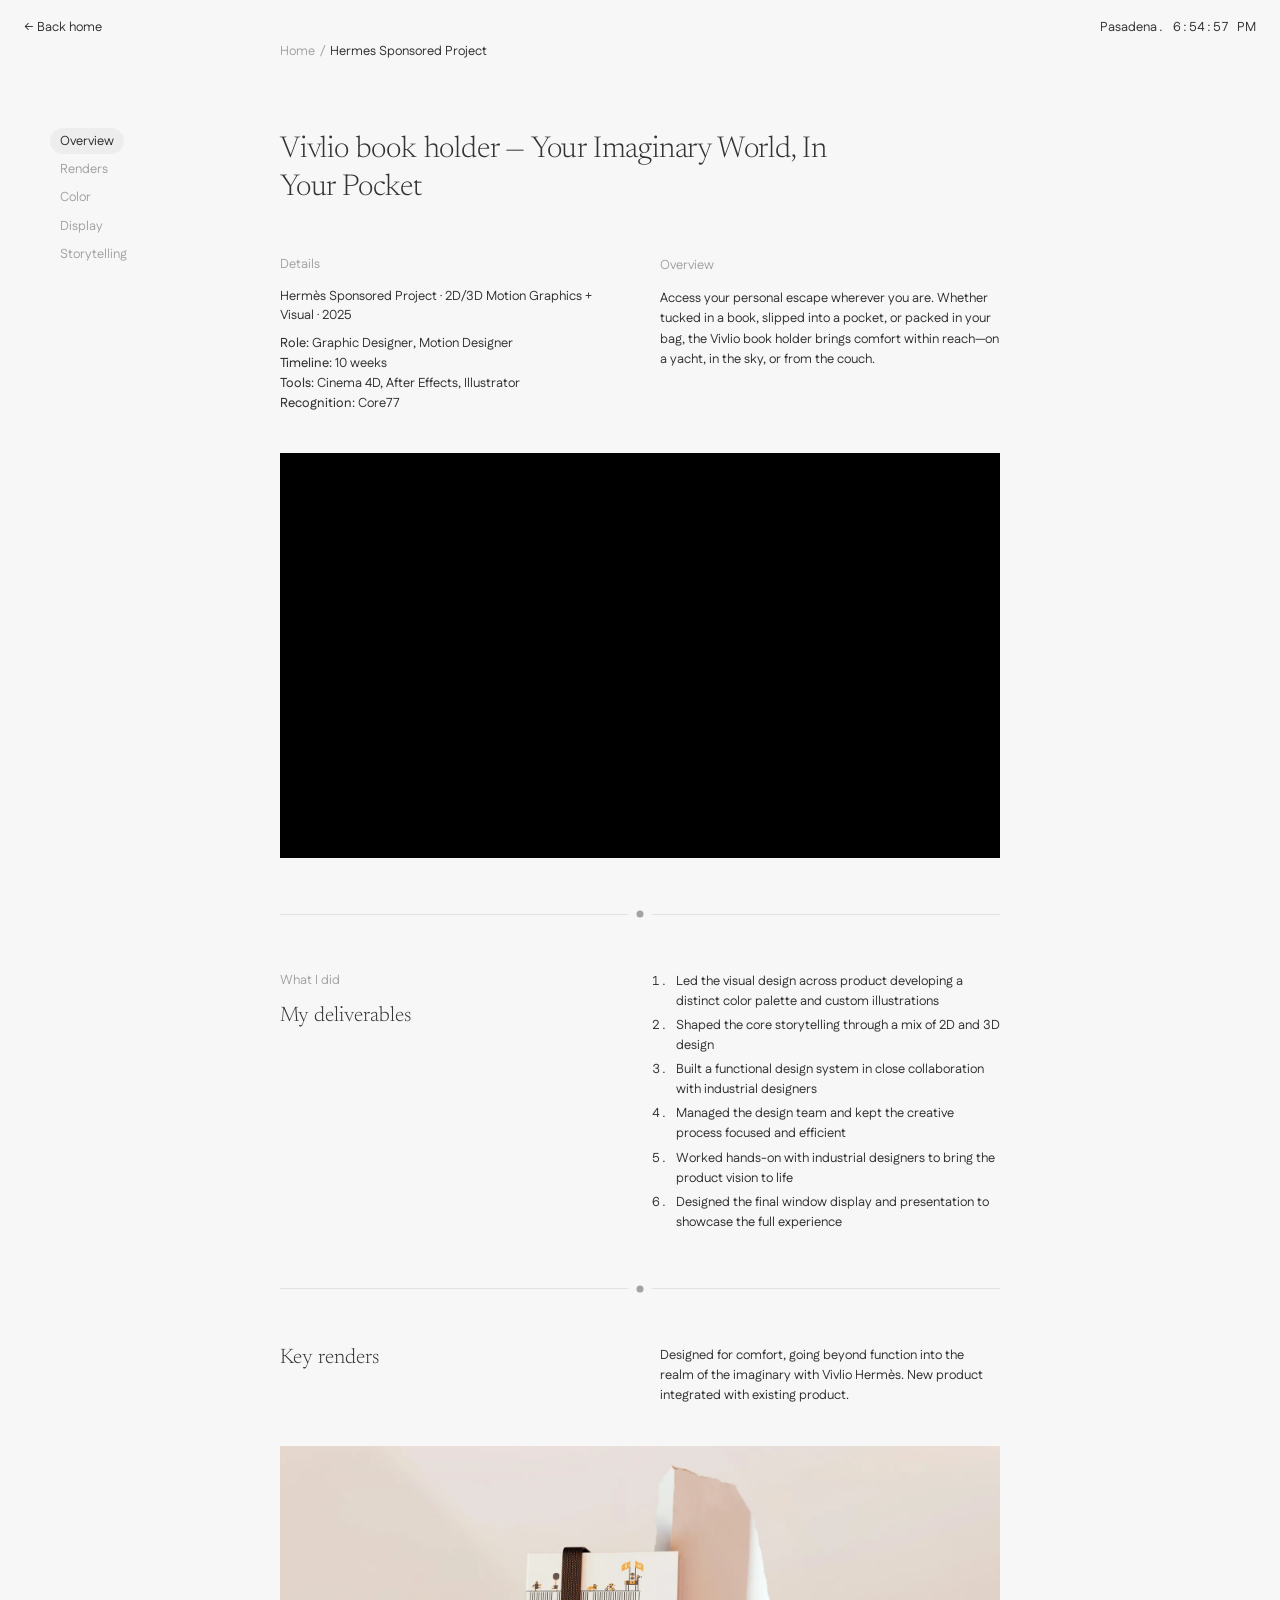
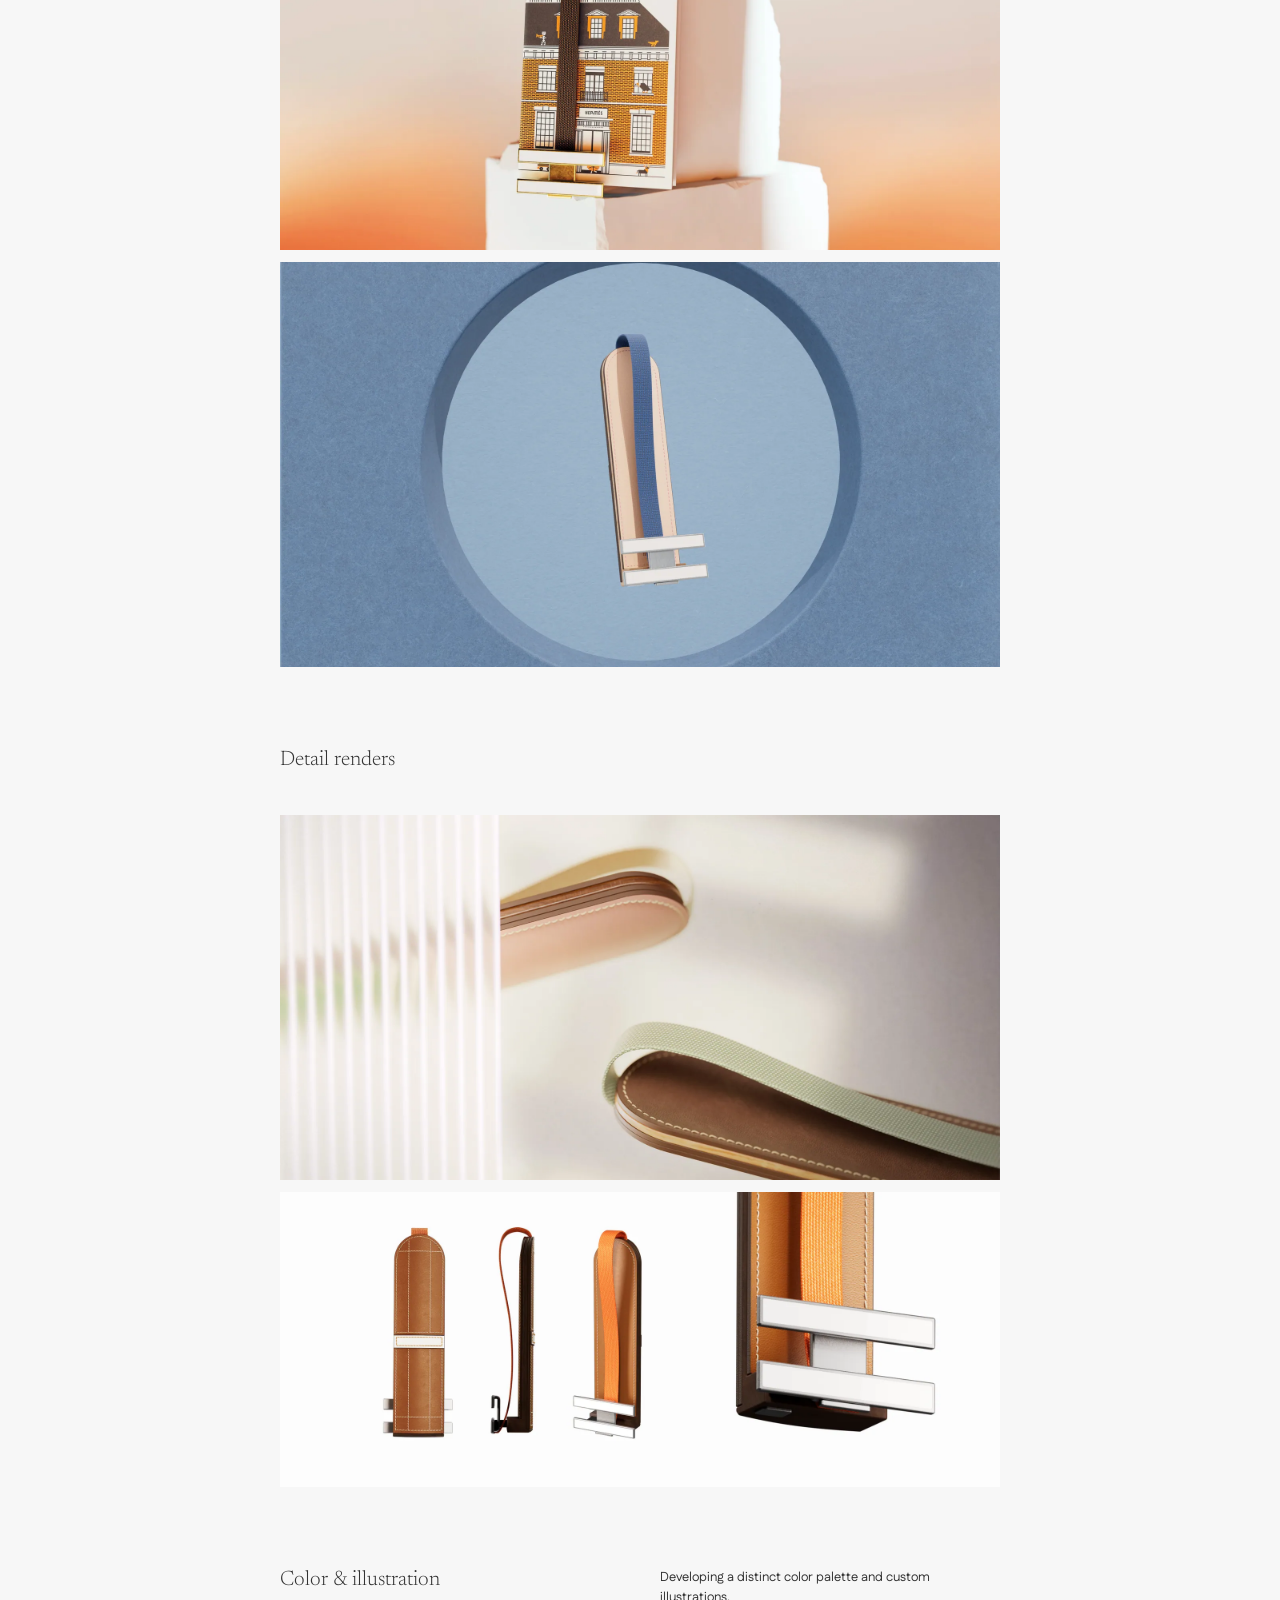
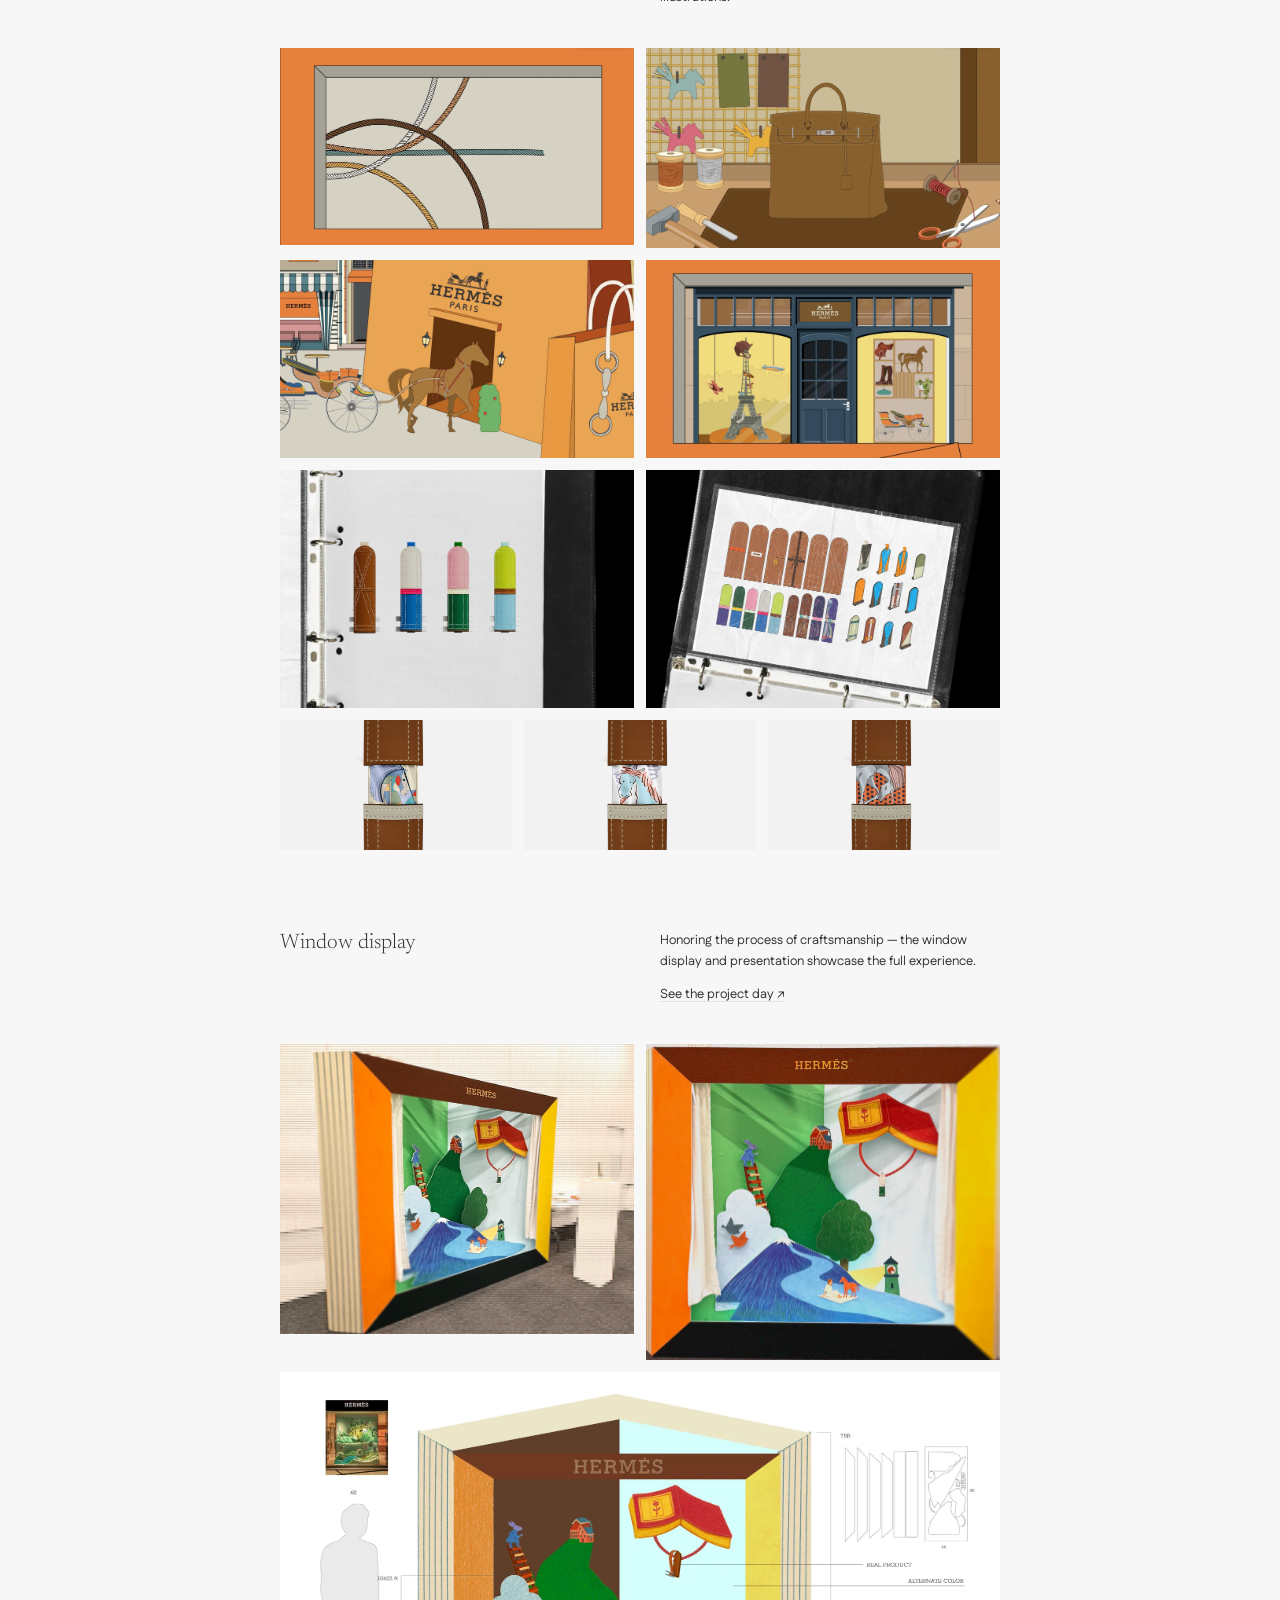
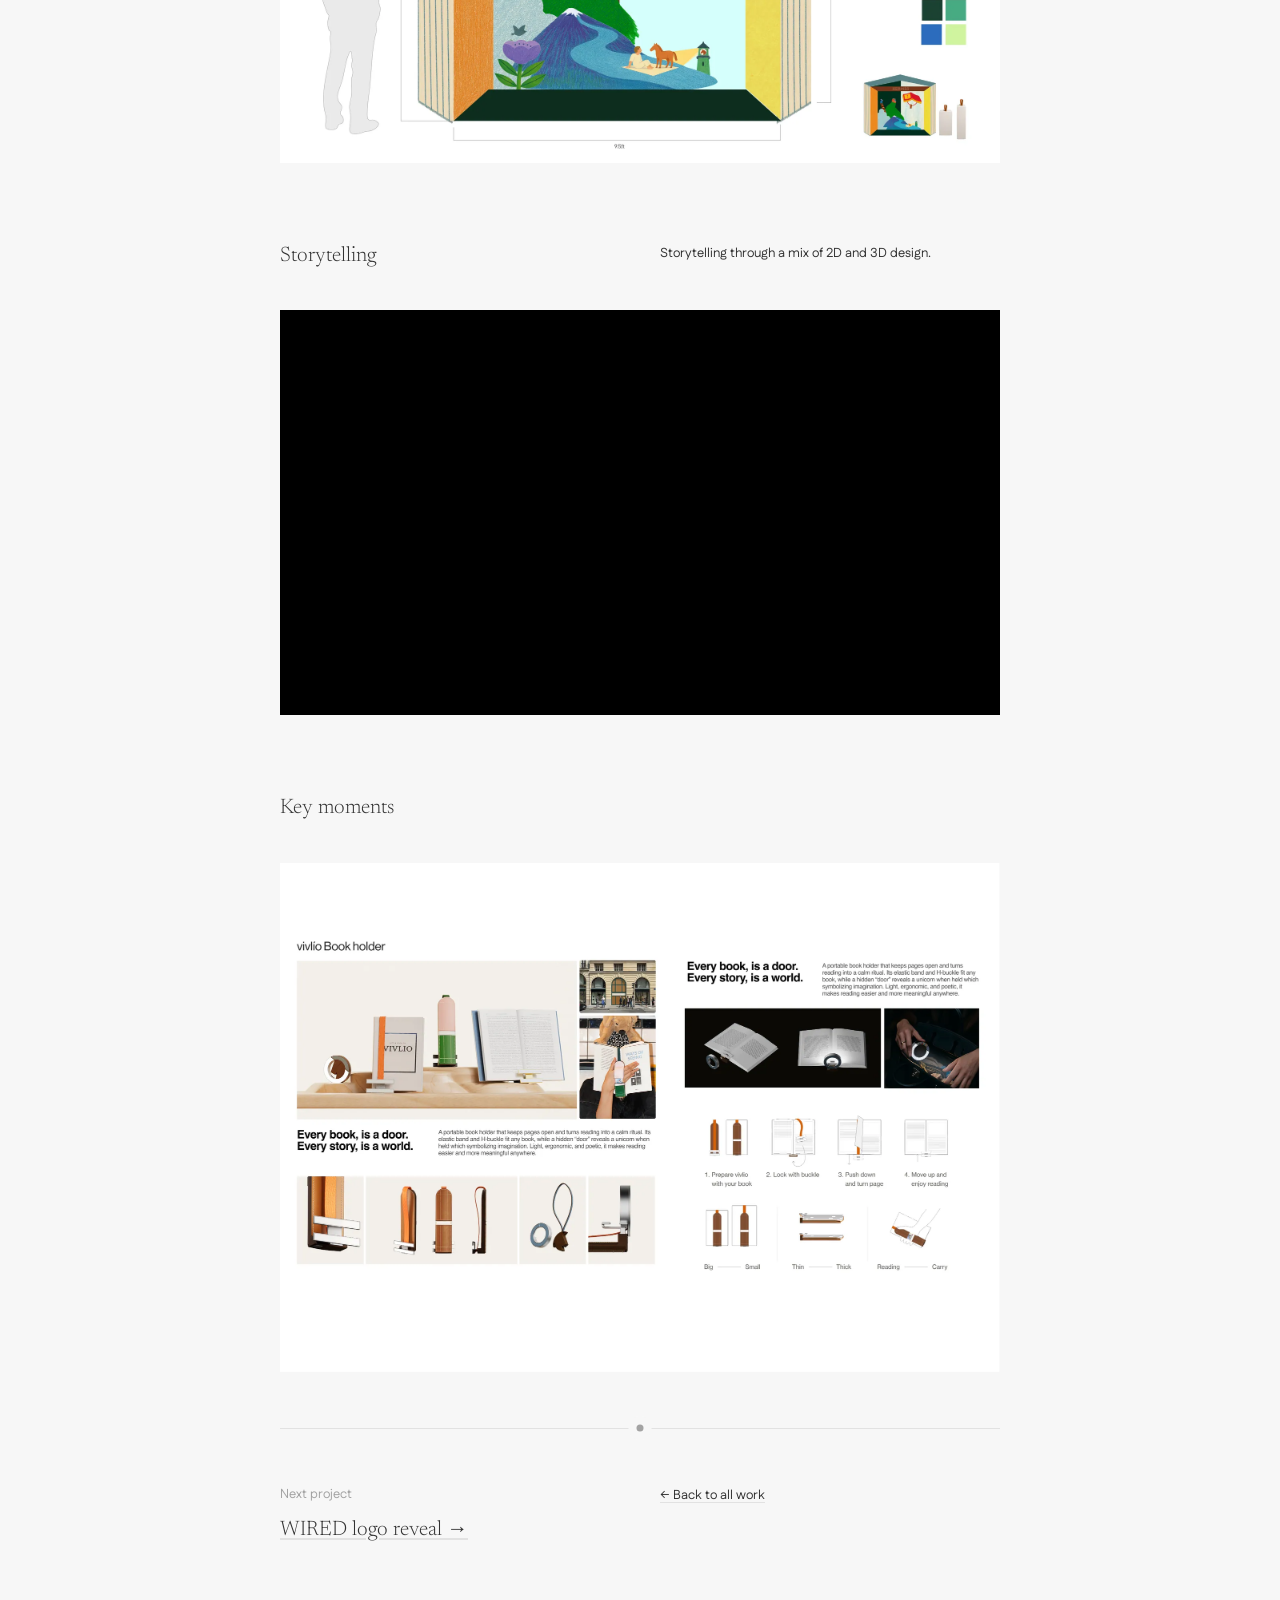
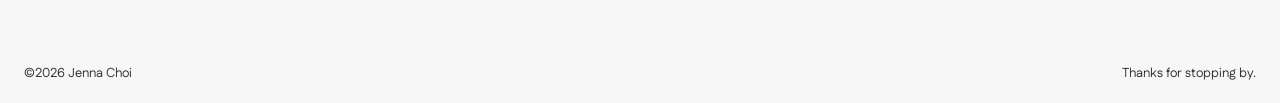
<file: hermes.html>
<!doctype html>
<html lang="en">
<head>
  <meta charset="utf-8" />
  <meta name="viewport" content="width=device-width, initial-scale=1" />
  <meta name="theme-color" content="#f7f7f7" />
  <title>Hermes Sponsored Project — Jenna Choi</title>
  <meta name="description" content="Access your personal escape wherever you are. Whether tucked in a book, slipped into a pocket, or packed in your bag, the Vivlio book holder brings comfort" />
  <link rel="preconnect" href="https://fonts.googleapis.com" />
  <link rel="preconnect" href="https://fonts.gstatic.com" crossorigin />
  <link href="https://fonts.googleapis.com/css2?family=Fustat:wght@400;500;600&family=Newsreader:opsz,wght@6..72,300;6..72,400&display=swap" rel="stylesheet" />
  <link rel="stylesheet" href="/styles.css?v=ba8c46e6" />
</head>
<body class="article">
  <!-- Generated by tools/build_site.py from tools/content.py — edit content there, then re-run. -->

  <aside class="agenda" aria-label="On this page">
    <a class="back" href="/">← Back home</a>
    <nav class="agenda__list">
      <a class="agenda__item" href="#overview" data-section="overview">Overview</a>
      <a class="agenda__item" href="#renders" data-section="renders">Renders</a>
      <a class="agenda__item" href="#color" data-section="color">Color</a>
      <a class="agenda__item" href="#display" data-section="display">Display</a>
      <a class="agenda__item" href="#storytelling" data-section="storytelling">Storytelling</a>
    </nav>
  </aside>
  <header class="art-top"><p class="clock" data-clock data-tz="America/Los_Angeles" data-city="Pasadena">Pasadena.</p></header>

  <main class="art">
    <p class="crumb"><a href="/">Home</a> <span>/</span> Hermes Sponsored Project</p>
    <h1 class="art__title" id="overview">Vivlio book holder — Your Imaginary World, In Your Pocket</h1>
    <div class="two two--intro"><div class="two__l"><p class="lbl">Details</p><p class="lbl-sub">Hermès Sponsored Project · 2D/3D Motion Graphics + Visual · 2025</p><p><span class="k">Role:</span> Graphic Designer, Motion Designer</p><p><span class="k">Timeline:</span> 10 weeks</p><p><span class="k">Tools:</span> Cinema 4D, After Effects, Illustrator</p><p><span class="k">Recognition:</span> Core77</p></div><div class="two__r"><p class="lbl">Overview</p><p>Access your personal escape wherever you are. Whether tucked in a book, slipped into a pocket, or packed in your bag, the Vivlio book holder brings comfort within reach—on a yacht, in the sky, or from the couch.</p></div></div>
    <div class="hero"><figure class="fig"><div class="embed"><iframe src="https://player.vimeo.com/video/1107782299?title=0&byline=0&portrait=0&dnt=1" allow="autoplay; fullscreen; picture-in-picture" allowfullscreen loading="lazy" title="Video"></iframe></div></figure></div>
    <div class="divider" aria-hidden="true"><span></span></div>
    <div class="two"><div class="two__l"><p class="lbl">What I did</p><h2 class="art__h2">My deliverables</h2></div><div class="two__r"><ol><li>Led the visual design across product developing a distinct color palette and custom illustrations</li><li>Shaped the core storytelling through a mix of 2D and 3D design</li><li>Built a functional design system in close collaboration with industrial designers</li><li>Managed the design team and kept the creative process focused and efficient</li><li>Worked hands-on with industrial designers to bring the product vision to life</li><li>Designed the final window display and presentation to showcase the full experience</li></ol></div></div>
    <div class="divider" aria-hidden="true"><span></span></div>
    <section class="asec" id="renders">
      <div class="two"><div class="two__l"><h2 class="art__h2">Key renders</h2></div><div class="two__r"><p>Designed for comfort, going beyond function into the realm of the imaginary with Vivlio Hermès. New product integrated with existing product.</p></div></div>
<div class="row row--1"><figure class="fig"><img src="/assets/projects/hermes/08.webp" alt="" loading="lazy" decoding="async" /></figure></div>
<div class="row row--1"><figure class="fig"><img src="/assets/projects/hermes/09.webp" alt="" loading="lazy" decoding="async" /></figure></div>
    </section>
    <section class="asec" id="detail">
      <div class="two"><div class="two__l"><h2 class="art__h2">Detail renders</h2></div><div class="two__r"></div></div>
<div class="row row--1"><figure class="fig"><img src="/assets/projects/hermes/07.webp" alt="" loading="lazy" decoding="async" /></figure></div>
<div class="row row--1"><figure class="fig"><img src="/assets/projects/hermes/10.webp" alt="" loading="lazy" decoding="async" /></figure></div>
    </section>
    <section class="asec" id="color">
      <div class="two"><div class="two__l"><h2 class="art__h2">Color &amp; illustration</h2></div><div class="two__r"><p>Developing a distinct color palette and custom illustrations.</p></div></div>
<div class="row row--2"><figure class="fig"><img src="/assets/projects/hermes/03.webp" alt="" loading="lazy" decoding="async" /></figure><figure class="fig"><img src="/assets/projects/hermes/04.webp" alt="" loading="lazy" decoding="async" /></figure></div>
<div class="row row--2"><figure class="fig"><img src="/assets/projects/hermes/05.webp" alt="" loading="lazy" decoding="async" /></figure><figure class="fig"><img src="/assets/projects/hermes/06.webp" alt="" loading="lazy" decoding="async" /></figure></div>
<div class="row row--2"><figure class="fig"><img src="/assets/projects/hermes/11.webp" alt="" loading="lazy" decoding="async" /></figure><figure class="fig"><img src="/assets/projects/hermes/12.webp" alt="" loading="lazy" decoding="async" /></figure></div>
<div class="row row--3"><figure class="fig"><img src="/assets/projects/hermes/13.webp" alt="" loading="lazy" decoding="async" /></figure><figure class="fig"><img src="/assets/projects/hermes/14.webp" alt="" loading="lazy" decoding="async" /></figure><figure class="fig"><img src="/assets/projects/hermes/15.webp" alt="" loading="lazy" decoding="async" /></figure></div>
    </section>
    <section class="asec" id="display">
      <div class="two"><div class="two__l"><h2 class="art__h2">Window display</h2></div><div class="two__r"><p>Honoring the process of craftsmanship — the window display and presentation showcase the full experience.</p><p><a class="ulink" href="https://www.linkedin.com/posts/jenna-choi-558182250_hermestalents-pasadena-artcentercollegeofdesign-activity-7323772498284576768-7gMl" target="_blank" rel="noopener">See the project day ↗</a></p></div></div>
<div class="row row--2"><figure class="fig"><img src="/assets/projects/hermes/01.webp" alt="" loading="lazy" decoding="async" /></figure><figure class="fig"><img src="/assets/projects/hermes/02.webp" alt="" loading="lazy" decoding="async" /></figure></div>
<div class="row row--1"><figure class="fig"><img src="/assets/projects/hermes/00.webp" alt="" loading="lazy" decoding="async" /></figure></div>
    </section>
    <section class="asec" id="storytelling">
      <div class="two"><div class="two__l"><h2 class="art__h2">Storytelling</h2></div><div class="two__r"><p>Storytelling through a mix of 2D and 3D design.</p></div></div>
<div class="row row--1"><figure class="fig"><div class="embed"><iframe src="https://player.vimeo.com/video/1016915690?title=0&byline=0&portrait=0&dnt=1" allow="autoplay; fullscreen; picture-in-picture" allowfullscreen loading="lazy" title="Video"></iframe></div></figure></div>
    </section>
    <section class="asec" id="moments">
      <div class="two"><div class="two__l"><h2 class="art__h2">Key moments</h2></div><div class="two__r"></div></div>
<div class="row row--1"><figure class="fig"><img src="/assets/projects/hermes/16.webp" alt="" loading="lazy" decoding="async" /></figure></div>
    </section>
    <div class="divider" aria-hidden="true"><span></span></div>
    <div class="two two--next"><div class="two__l"><p class="lbl">Next project</p><h2 class="art__h2"><a class="ulink" href="/wired">WIRED logo reveal →</a></h2></div><div class="two__r"><p><a class="ulink" href="/">← Back to all work</a></p></div></div>
  </main>

  <footer class="art-foot">
    <p>©2026 Jenna Choi</p>
    <p>Thanks for stopping by.</p>
  </footer>

  <script src="/main.js?v=8af6f339" defer></script>
</body>
</html>
</file>
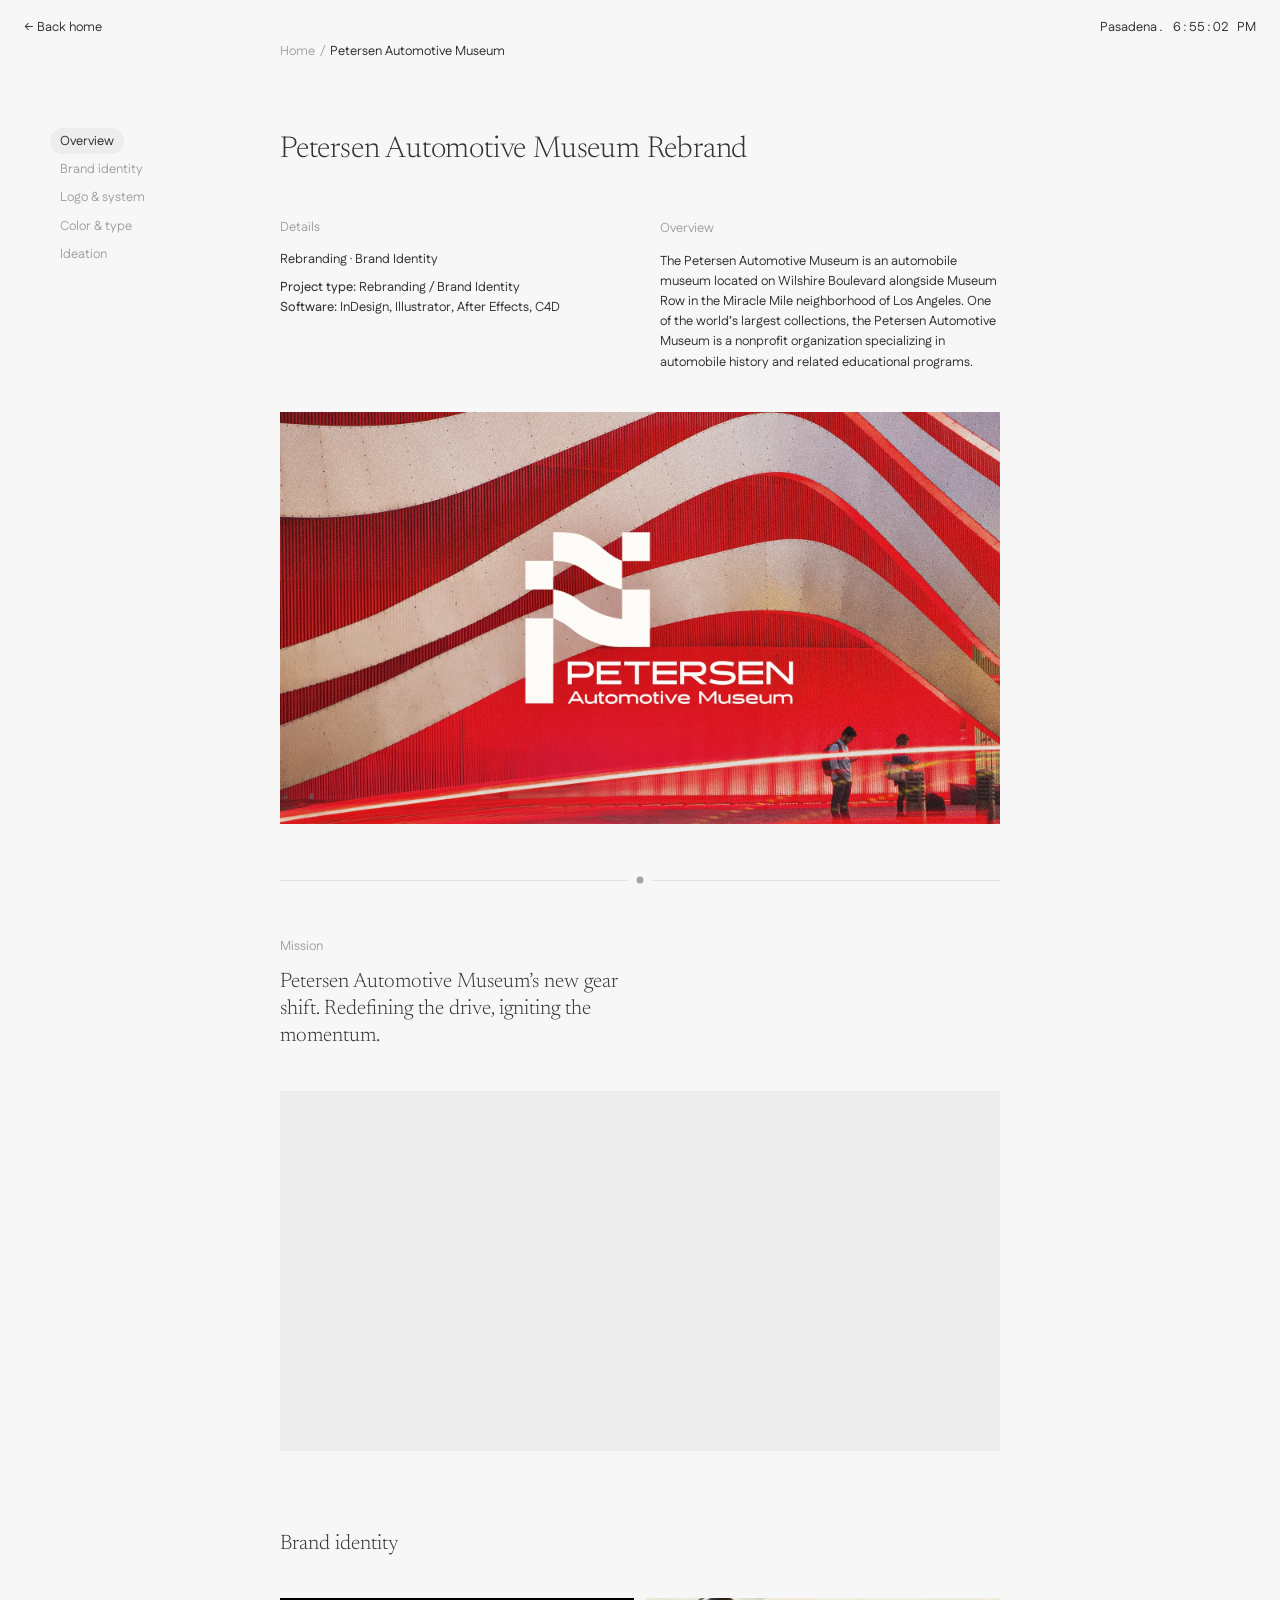
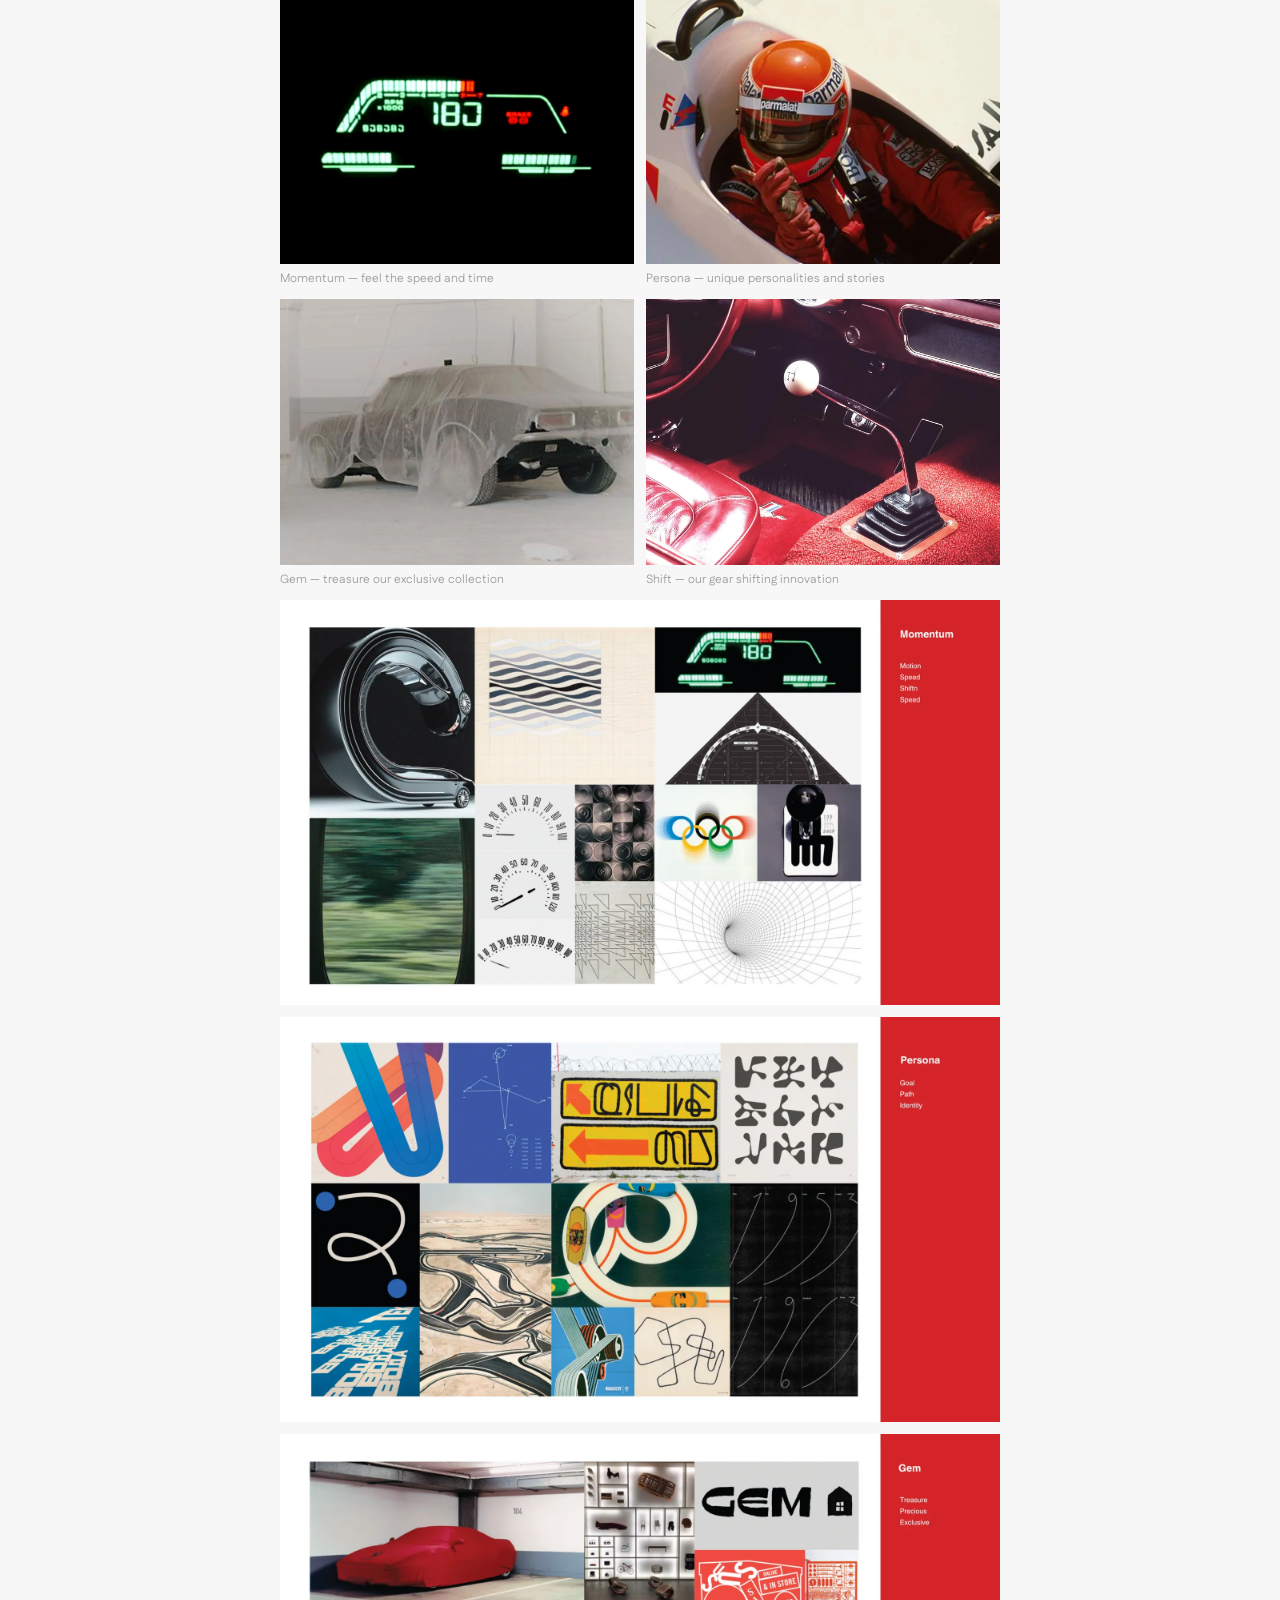
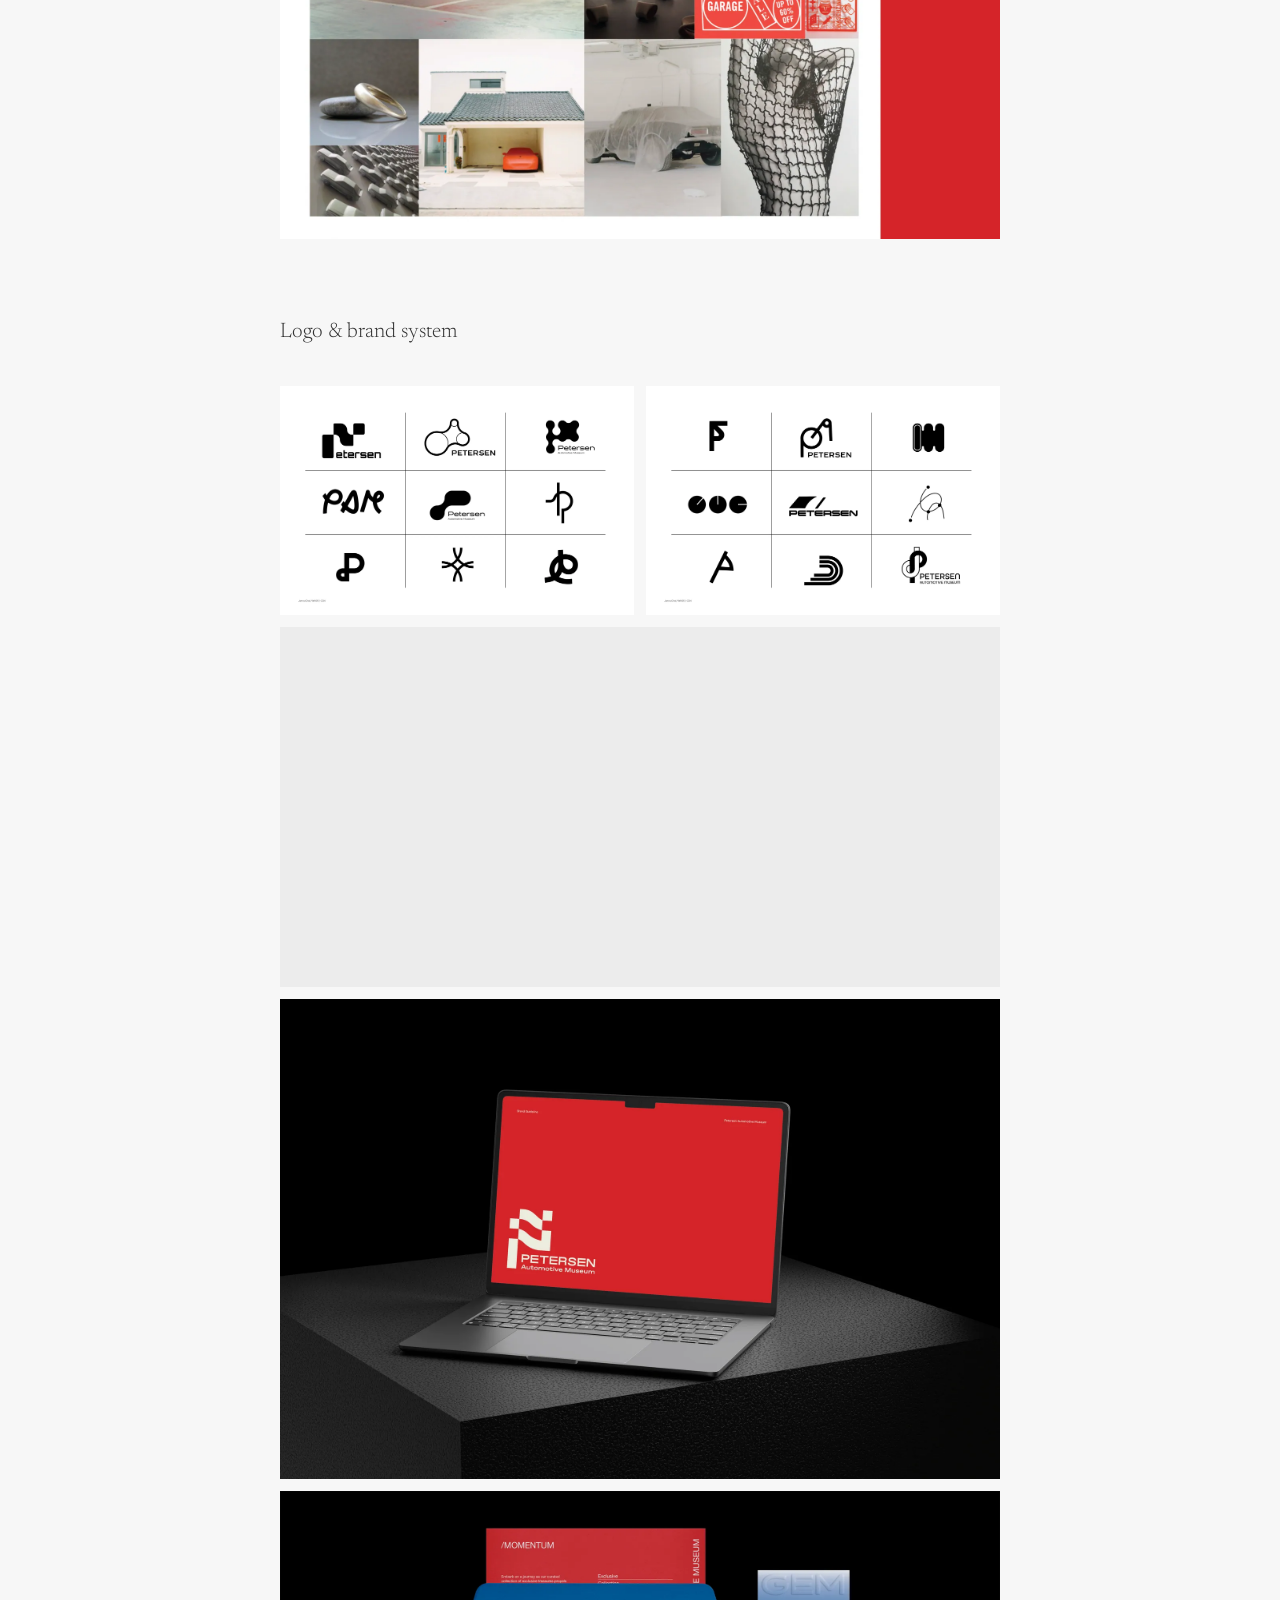
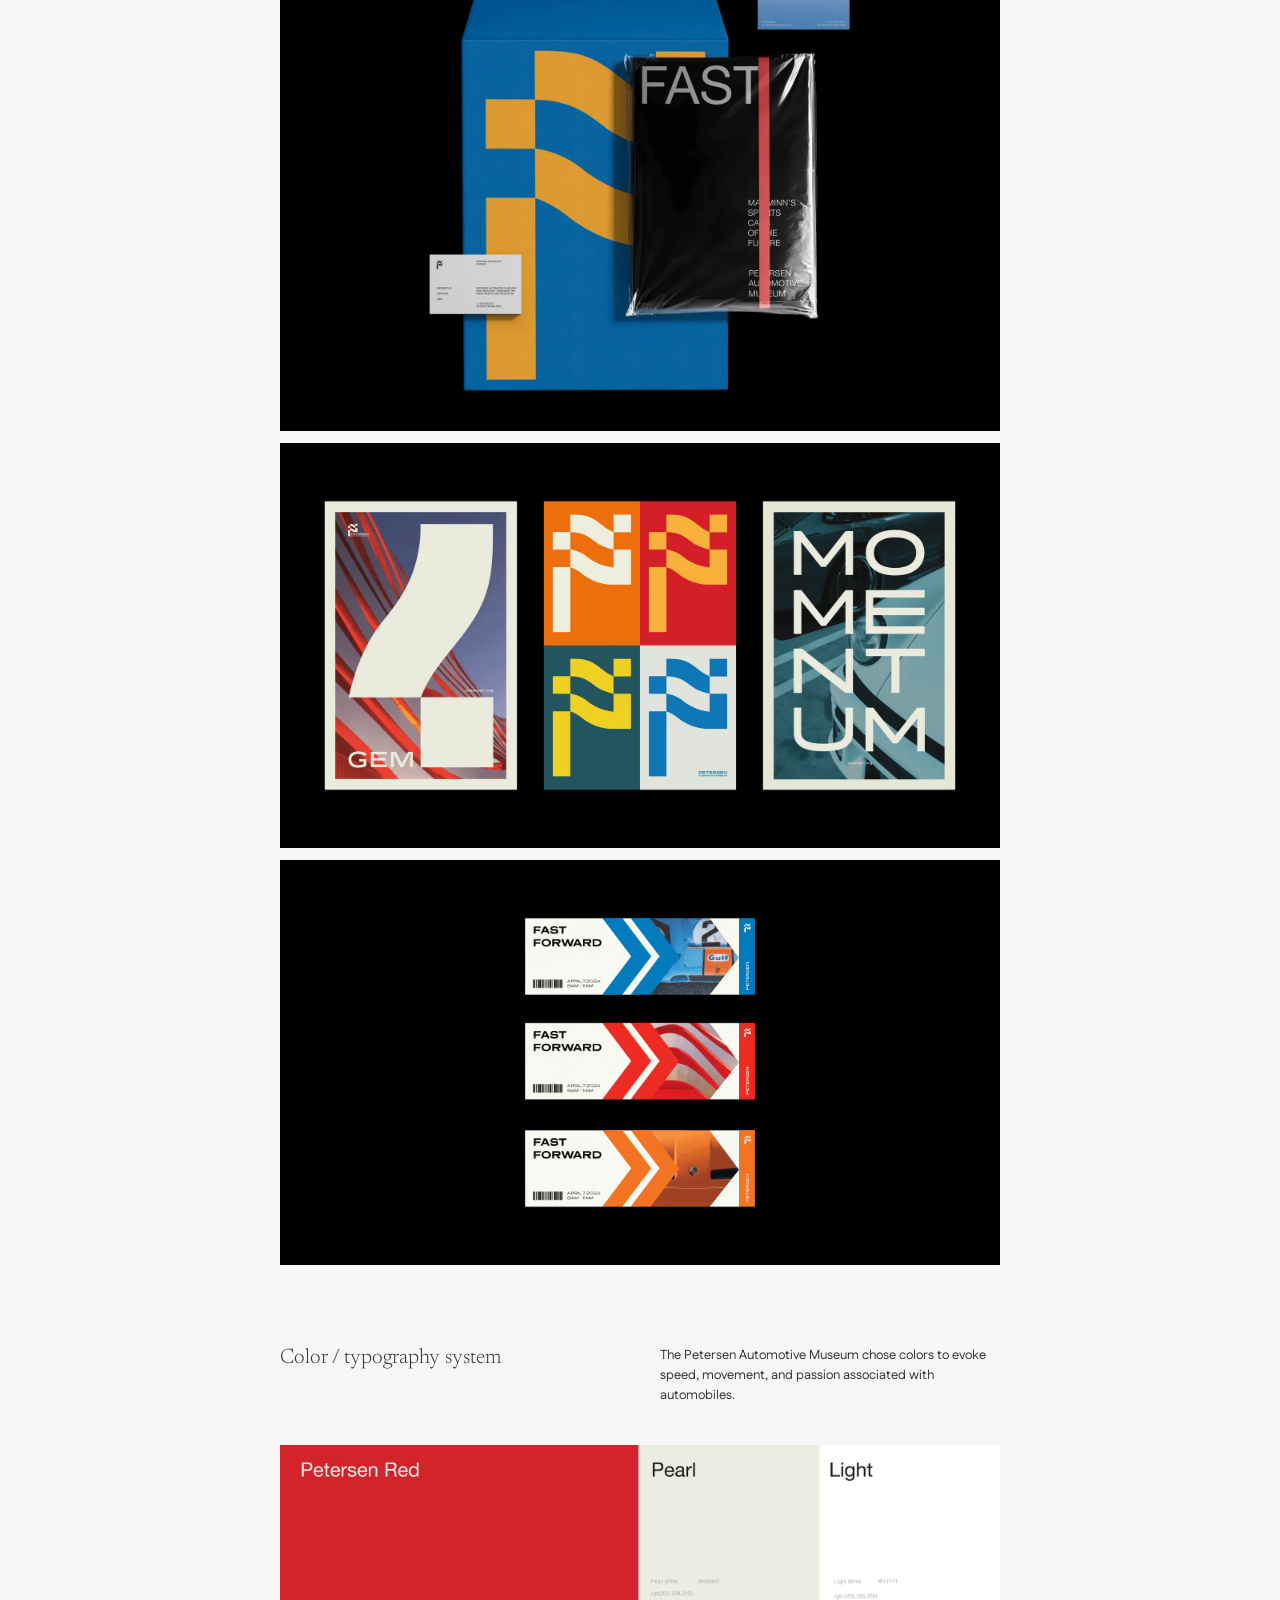
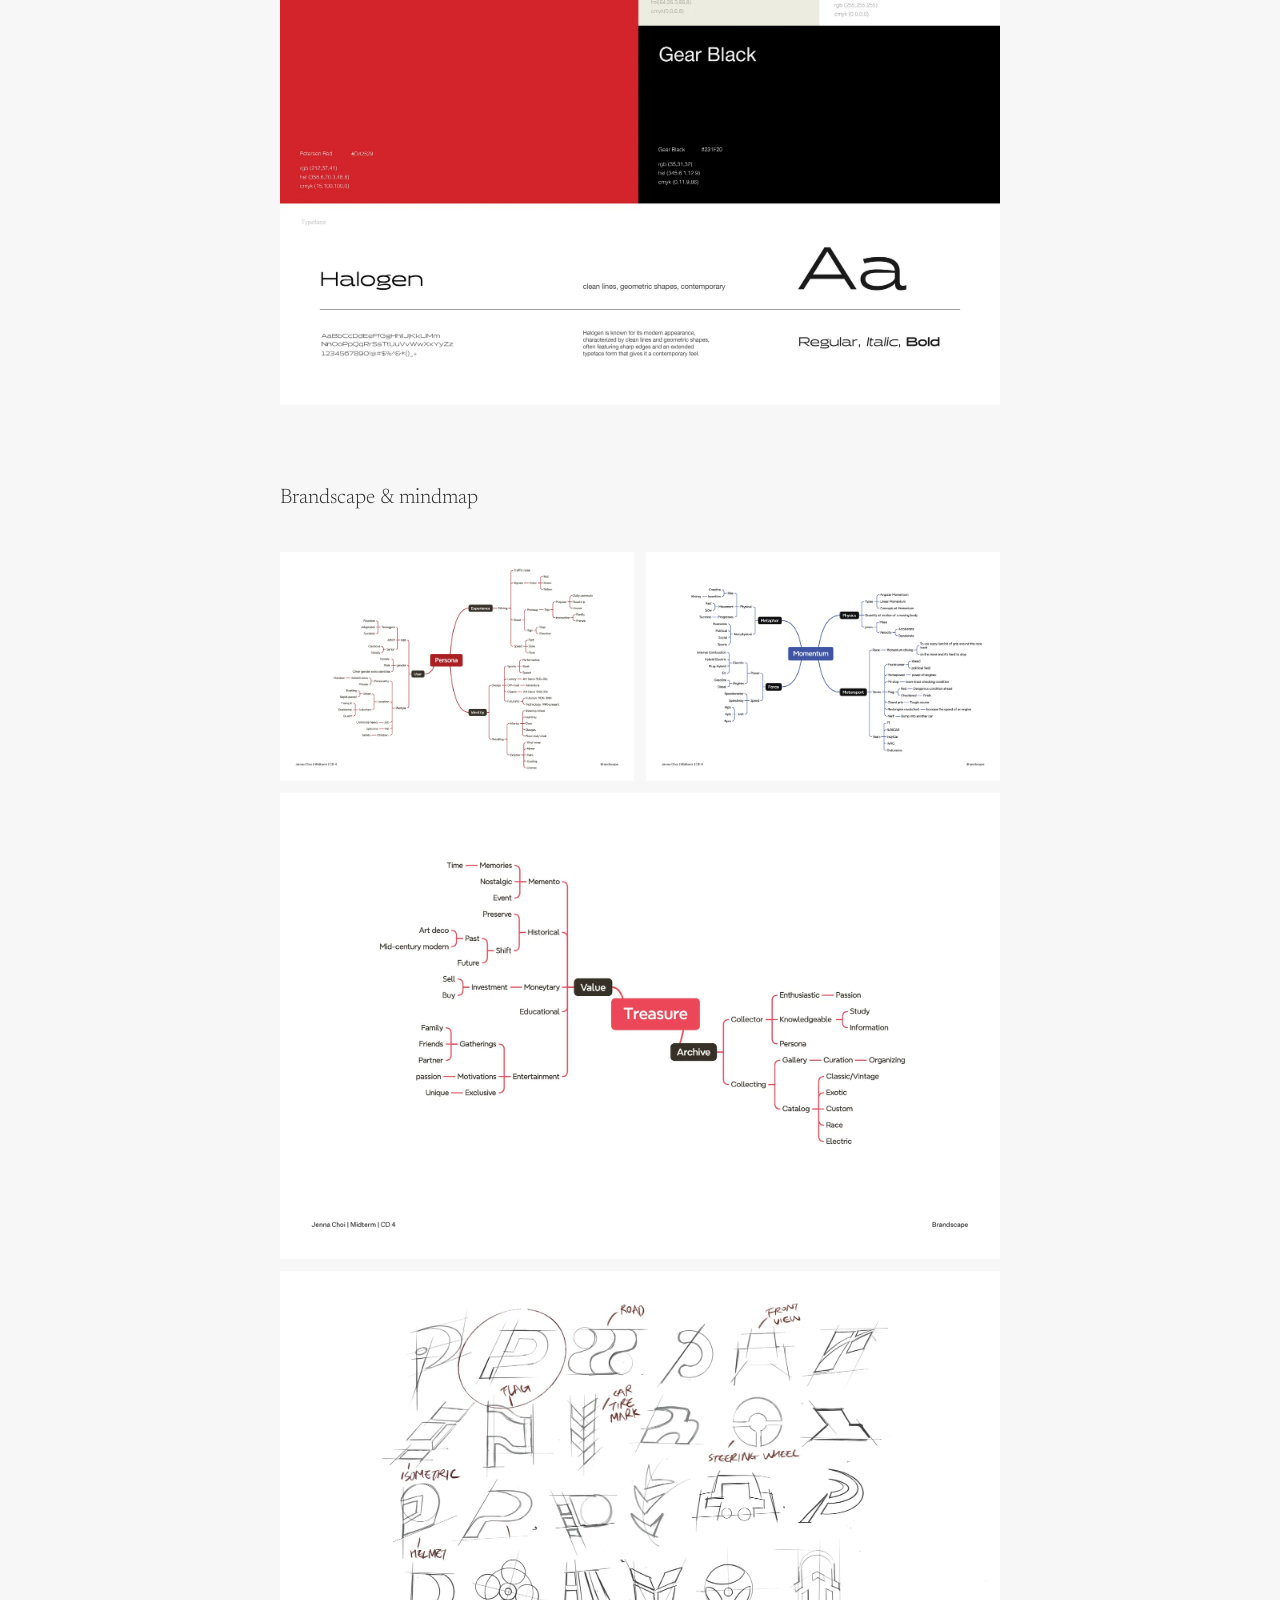
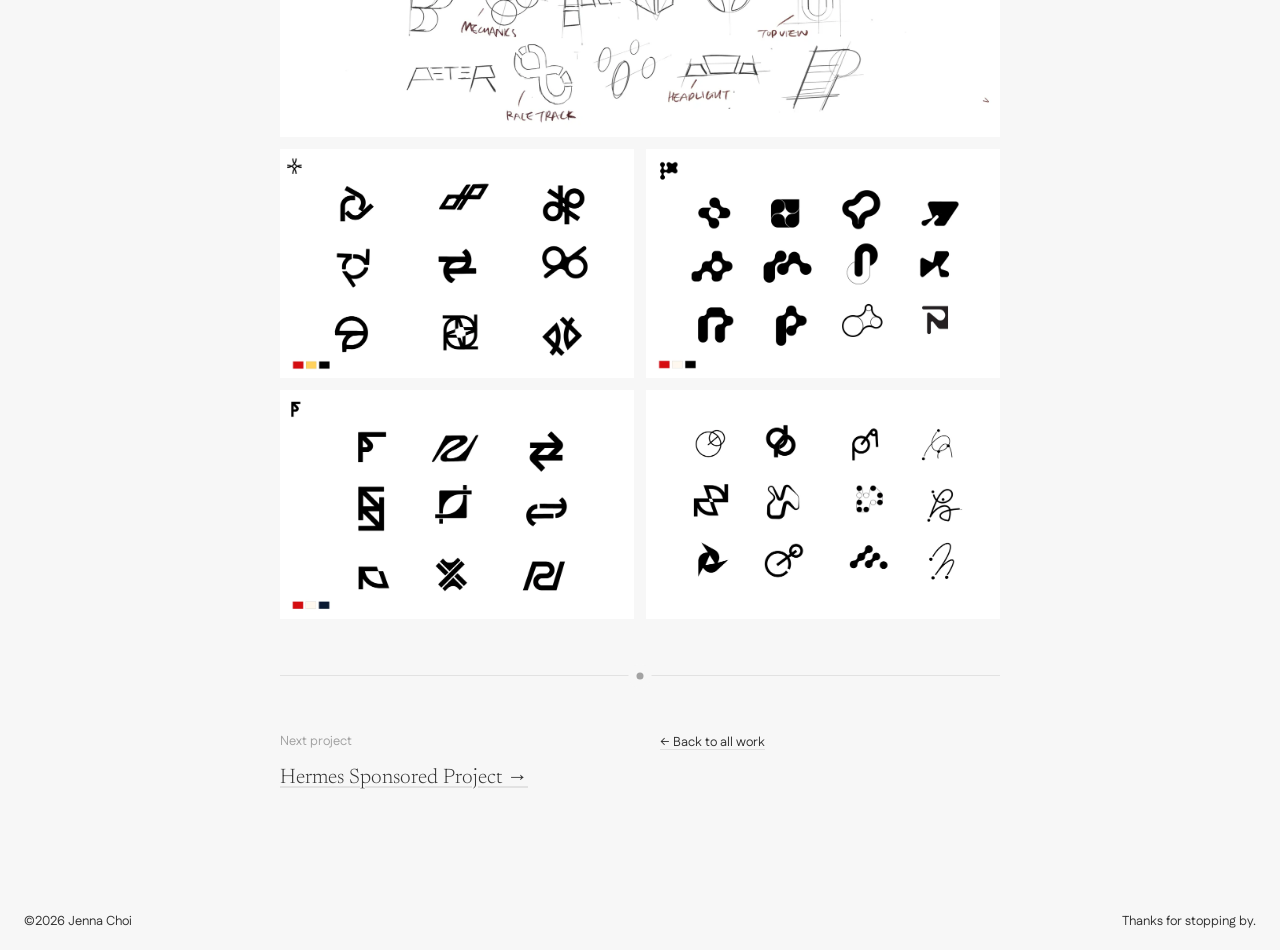
<file: petersen.html>
<!doctype html>
<html lang="en">
<head>
  <meta charset="utf-8" />
  <meta name="viewport" content="width=device-width, initial-scale=1" />
  <meta name="theme-color" content="#f7f7f7" />
  <title>Petersen Automotive Museum — Jenna Choi</title>
  <meta name="description" content="The Petersen Automotive Museum is an automobile museum located on Wilshire Boulevard alongside Museum Row in the Miracle Mile neighborhood of Los Angeles. " />
  <link rel="preconnect" href="https://fonts.googleapis.com" />
  <link rel="preconnect" href="https://fonts.gstatic.com" crossorigin />
  <link href="https://fonts.googleapis.com/css2?family=Fustat:wght@400;500;600&family=Newsreader:opsz,wght@6..72,300;6..72,400&display=swap" rel="stylesheet" />
  <link rel="stylesheet" href="/styles.css?v=ba8c46e6" />
</head>
<body class="article">
  <!-- Generated by tools/build_site.py from tools/content.py — edit content there, then re-run. -->

  <aside class="agenda" aria-label="On this page">
    <a class="back" href="/">← Back home</a>
    <nav class="agenda__list">
      <a class="agenda__item" href="#overview" data-section="overview">Overview</a>
      <a class="agenda__item" href="#identity" data-section="identity">Brand identity</a>
      <a class="agenda__item" href="#logo" data-section="logo">Logo &amp; system</a>
      <a class="agenda__item" href="#color" data-section="color">Color &amp; type</a>
      <a class="agenda__item" href="#ideation" data-section="ideation">Ideation</a>
    </nav>
  </aside>
  <header class="art-top"><p class="clock" data-clock data-tz="America/Los_Angeles" data-city="Pasadena">Pasadena.</p></header>

  <main class="art">
    <p class="crumb"><a href="/">Home</a> <span>/</span> Petersen Automotive Museum</p>
    <h1 class="art__title" id="overview">Petersen Automotive Museum Rebrand</h1>
    <div class="two two--intro"><div class="two__l"><p class="lbl">Details</p><p class="lbl-sub">Rebranding · Brand Identity</p><p><span class="k">Project type:</span> Rebranding / Brand Identity</p><p><span class="k">Software:</span> InDesign, Illustrator, After Effects, C4D</p></div><div class="two__r"><p class="lbl">Overview</p><p>The Petersen Automotive Museum is an automobile museum located on Wilshire Boulevard alongside Museum Row in the Miracle Mile neighborhood of Los Angeles. One of the world’s largest collections, the Petersen Automotive Museum is a nonprofit organization specializing in automobile history and related educational programs.</p></div></div>
    <div class="hero"><figure class="fig"><img src="/assets/projects/petersen/14.webp" alt="" loading="lazy" decoding="async" /></figure></div>
    <div class="divider" aria-hidden="true"><span></span></div>
    <section class="asec" id="mission">
      <div class="two"><div class="two__l"><p class="lbl">Mission</p><h2 class="art__h2">Petersen Automotive Museum’s new gear shift. Redefining the drive, igniting the momentum.</h2></div><div class="two__r"></div></div>
<div class="row row--1"><figure class="fig"><video src="/assets/projects/petersen/v02.mp4#t=0.1" muted loop playsinline preload="metadata" data-hover-play></video></figure></div>
    </section>
    <section class="asec" id="identity">
      <div class="two"><div class="two__l"><h2 class="art__h2">Brand identity</h2></div><div class="two__r"></div></div>
<div class="row row--2"><figure class="fig"><img src="/assets/projects/petersen/21.gif" alt="" loading="lazy" decoding="async" /><figcaption>Momentum — feel the speed and time</figcaption></figure><figure class="fig"><img src="/assets/projects/petersen/22.webp" alt="" loading="lazy" decoding="async" /><figcaption>Persona — unique personalities and stories</figcaption></figure></div>
<div class="row row--2"><figure class="fig"><img src="/assets/projects/petersen/23.webp" alt="" loading="lazy" decoding="async" /><figcaption>Gem — treasure our exclusive collection</figcaption></figure><figure class="fig"><img src="/assets/projects/petersen/24.webp" alt="" loading="lazy" decoding="async" /><figcaption>Shift — our gear shifting innovation</figcaption></figure></div>
<div class="row row--1"><figure class="fig"><img src="/assets/projects/petersen/03.webp" alt="" loading="lazy" decoding="async" /></figure></div>
<div class="row row--1"><figure class="fig"><img src="/assets/projects/petersen/02.webp" alt="" loading="lazy" decoding="async" /></figure></div>
<div class="row row--1"><figure class="fig"><img src="/assets/projects/petersen/01.webp" alt="" loading="lazy" decoding="async" /></figure></div>
    </section>
    <section class="asec" id="logo">
      <div class="two"><div class="two__l"><h2 class="art__h2">Logo &amp; brand system</h2></div><div class="two__r"></div></div>
<div class="row row--2"><figure class="fig"><img src="/assets/projects/petersen/12.webp" alt="" loading="lazy" decoding="async" /></figure><figure class="fig"><img src="/assets/projects/petersen/13.webp" alt="" loading="lazy" decoding="async" /></figure></div>
<div class="row row--1"><figure class="fig"><video src="/assets/projects/petersen/v01.mp4#t=0.1" muted loop playsinline preload="metadata" data-hover-play></video></figure></div>
<div class="row row--1"><figure class="fig"><img src="/assets/projects/petersen/15.webp" alt="" loading="lazy" decoding="async" /></figure></div>
<div class="row row--1"><figure class="fig"><img src="/assets/projects/petersen/16.webp" alt="" loading="lazy" decoding="async" /></figure></div>
<div class="row row--1"><figure class="fig"><img src="/assets/projects/petersen/17.webp" alt="" loading="lazy" decoding="async" /></figure></div>
<div class="row row--1"><figure class="fig"><img src="/assets/projects/petersen/19.gif" alt="" loading="lazy" decoding="async" /></figure></div>
    </section>
    <section class="asec" id="color">
      <div class="two"><div class="two__l"><h2 class="art__h2">Color / typography system</h2></div><div class="two__r"><p>The Petersen Automotive Museum chose colors to evoke speed, movement, and passion associated with automobiles.</p></div></div>
<div class="row row--1"><figure class="fig"><img src="/assets/projects/petersen/00.webp" alt="" loading="lazy" decoding="async" /></figure></div>
    </section>
    <section class="asec" id="ideation">
      <div class="two"><div class="two__l"><h2 class="art__h2">Brandscape &amp; mindmap</h2></div><div class="two__r"></div></div>
<div class="row row--2"><figure class="fig"><img src="/assets/projects/petersen/04.webp" alt="" loading="lazy" decoding="async" /></figure><figure class="fig"><img src="/assets/projects/petersen/05.webp" alt="" loading="lazy" decoding="async" /></figure></div>
<div class="row row--1"><figure class="fig"><img src="/assets/projects/petersen/06.webp" alt="" loading="lazy" decoding="async" /></figure></div>
<div class="row row--1"><figure class="fig"><img src="/assets/projects/petersen/07.webp" alt="" loading="lazy" decoding="async" /></figure></div>
<div class="row row--2"><figure class="fig"><img src="/assets/projects/petersen/08.webp" alt="" loading="lazy" decoding="async" /></figure><figure class="fig"><img src="/assets/projects/petersen/09.webp" alt="" loading="lazy" decoding="async" /></figure></div>
<div class="row row--2"><figure class="fig"><img src="/assets/projects/petersen/10.webp" alt="" loading="lazy" decoding="async" /></figure><figure class="fig"><img src="/assets/projects/petersen/11.webp" alt="" loading="lazy" decoding="async" /></figure></div>
    </section>
    <div class="divider" aria-hidden="true"><span></span></div>
    <div class="two two--next"><div class="two__l"><p class="lbl">Next project</p><h2 class="art__h2"><a class="ulink" href="/hermes">Hermes Sponsored Project →</a></h2></div><div class="two__r"><p><a class="ulink" href="/">← Back to all work</a></p></div></div>
  </main>

  <footer class="art-foot">
    <p>©2026 Jenna Choi</p>
    <p>Thanks for stopping by.</p>
  </footer>

  <script src="/main.js?v=8af6f339" defer></script>
</body>
</html>
</file>
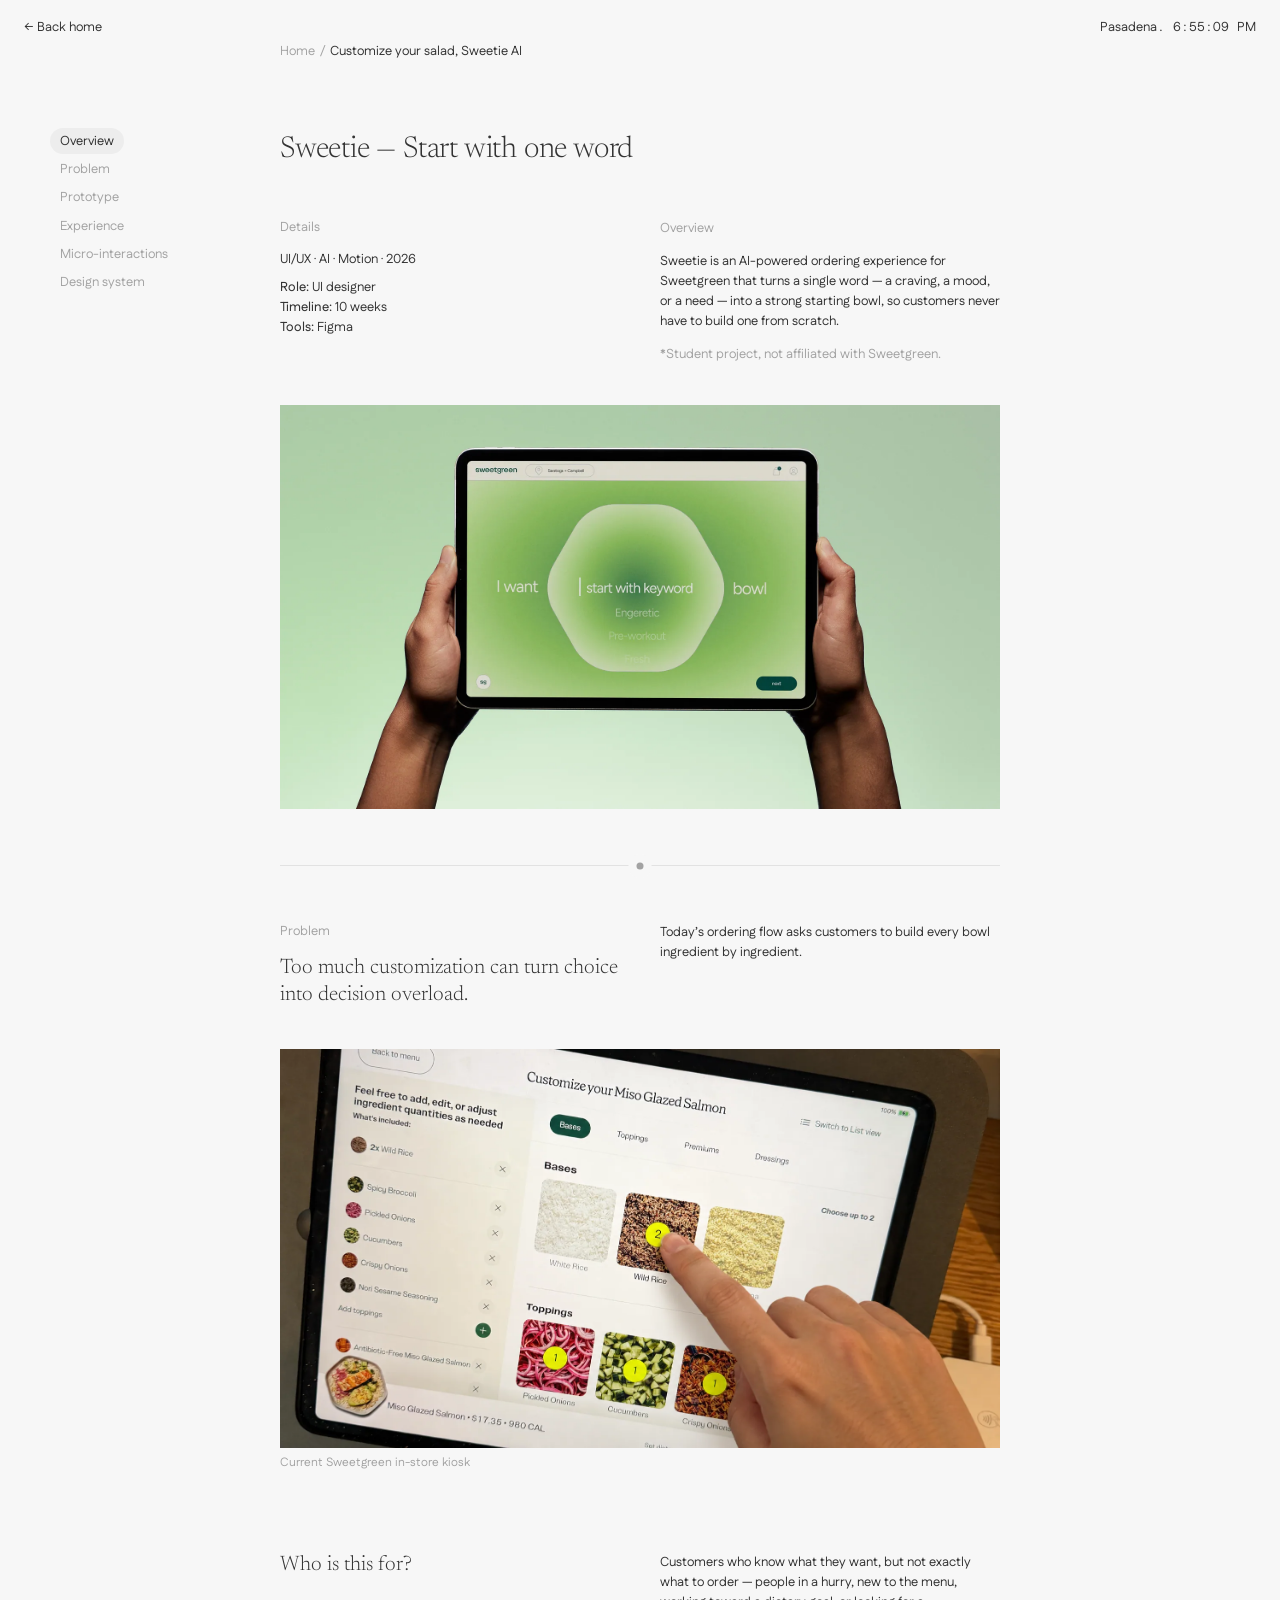
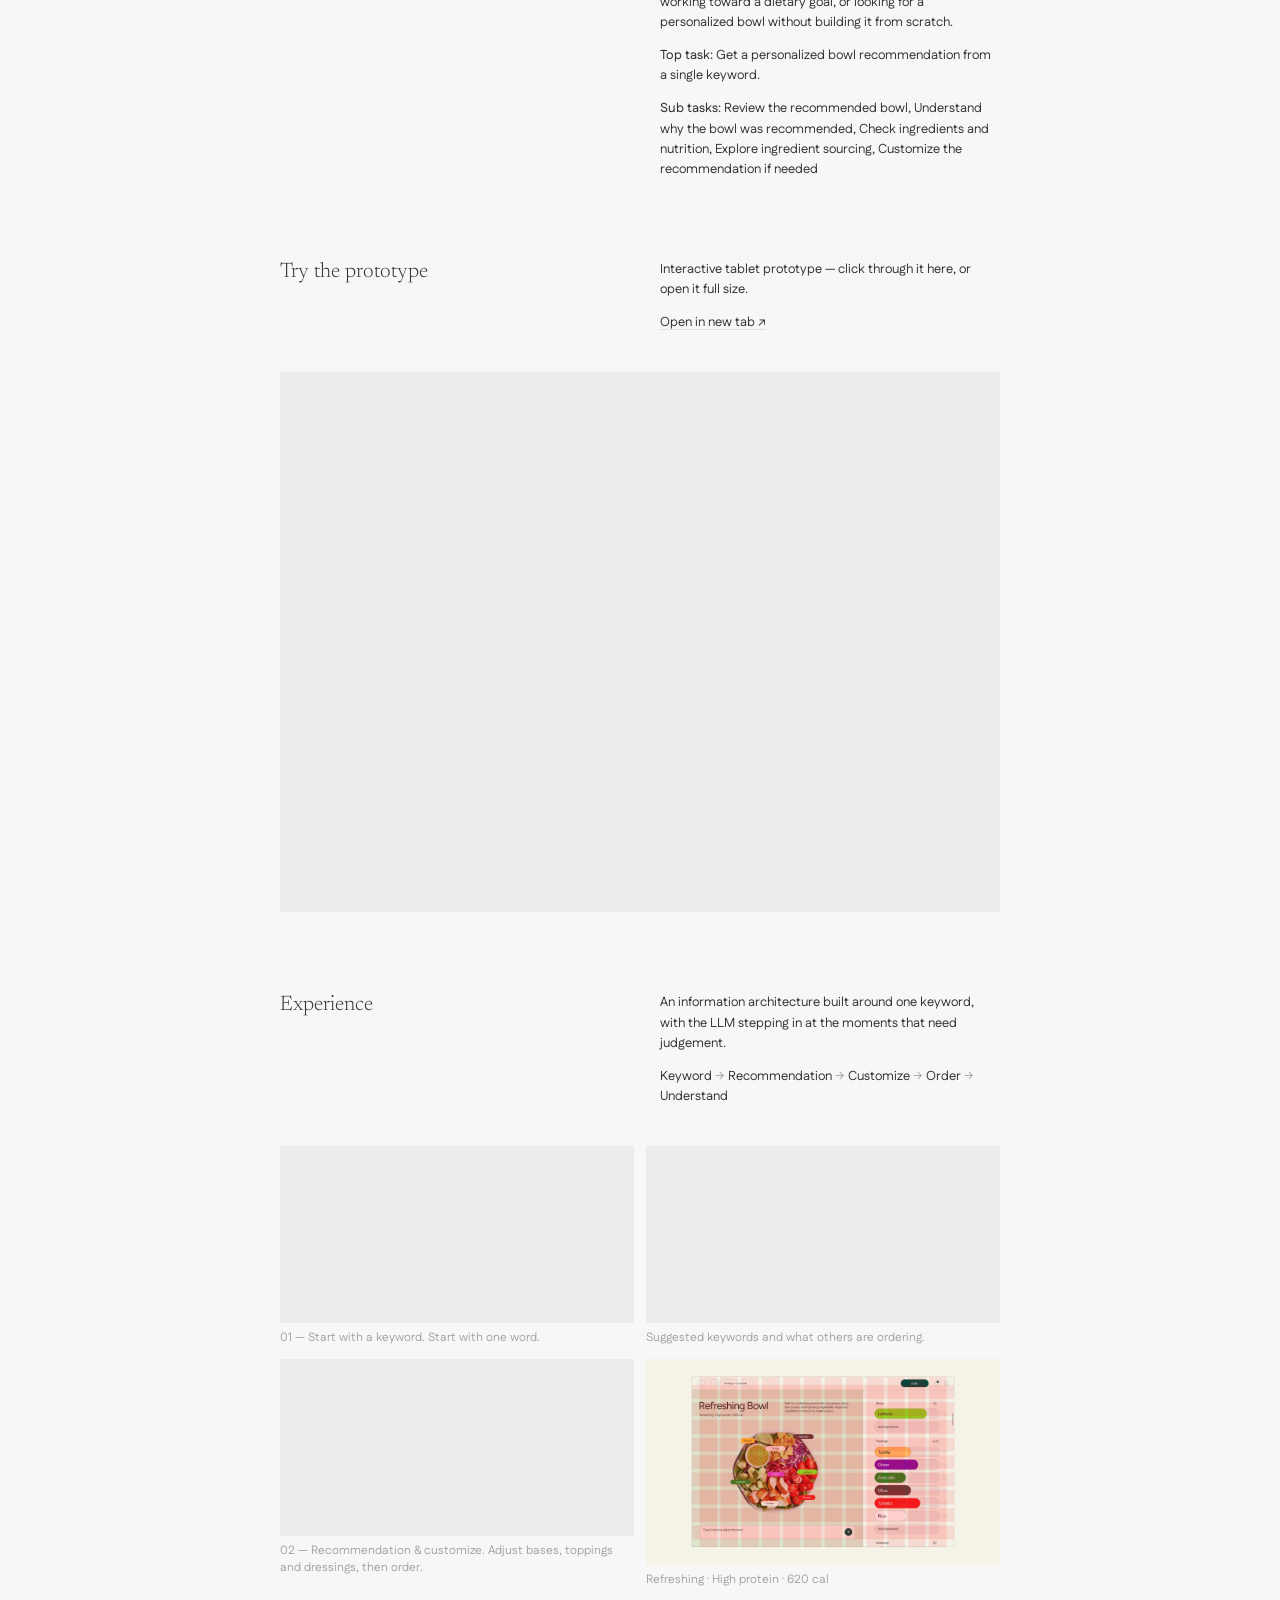
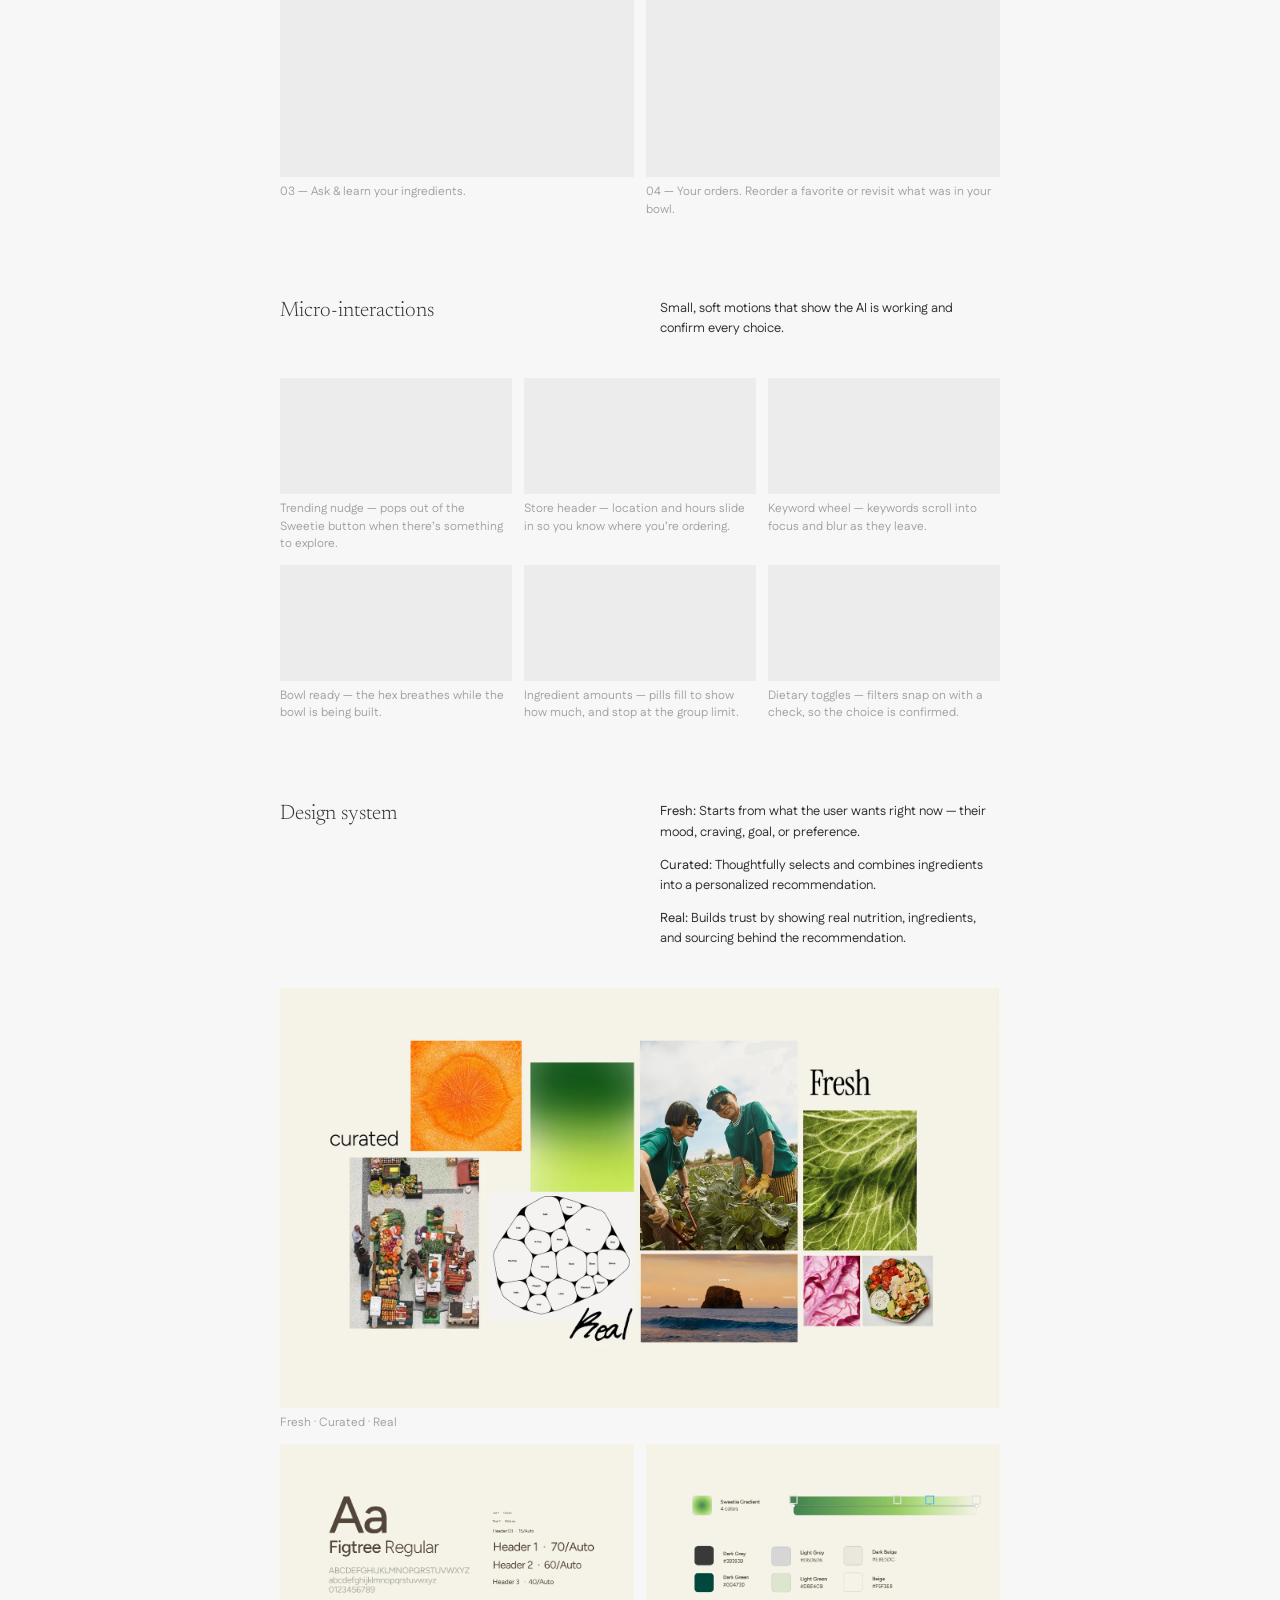
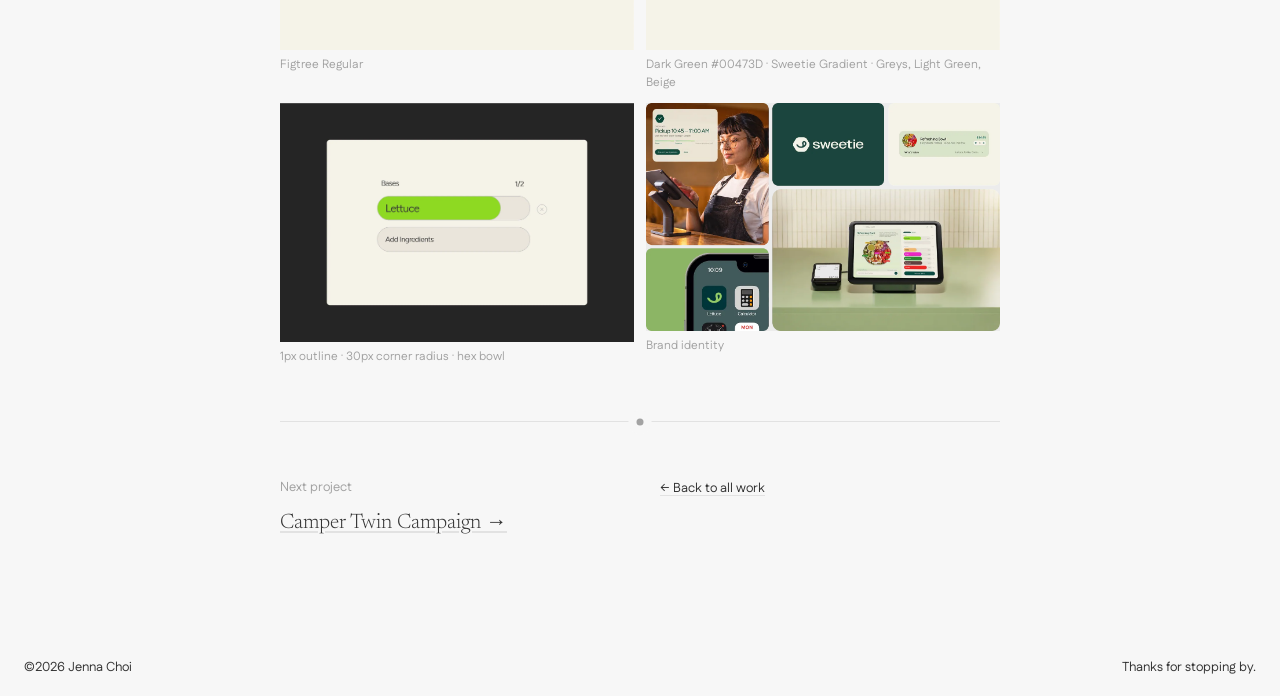
<file: sweetie.html>
<!doctype html>
<html lang="en">
<head>
  <meta charset="utf-8" />
  <meta name="viewport" content="width=device-width, initial-scale=1" />
  <meta name="theme-color" content="#f7f7f7" />
  <title>Customize your salad, Sweetie AI — Jenna Choi</title>
  <meta name="description" content="Sweetie is an AI-powered ordering experience for Sweetgreen that turns a single word — a craving, a mood, or a need — into a strong starting bowl, so custo" />
  <link rel="preconnect" href="https://fonts.googleapis.com" />
  <link rel="preconnect" href="https://fonts.gstatic.com" crossorigin />
  <link href="https://fonts.googleapis.com/css2?family=Fustat:wght@400;500;600&family=Newsreader:opsz,wght@6..72,300;6..72,400&display=swap" rel="stylesheet" />
  <link rel="stylesheet" href="/styles.css?v=ba8c46e6" />
</head>
<body class="article">
  <!-- Generated by tools/build_site.py from tools/content.py — edit content there, then re-run. -->

  <aside class="agenda" aria-label="On this page">
    <a class="back" href="/">← Back home</a>
    <nav class="agenda__list">
      <a class="agenda__item" href="#overview" data-section="overview">Overview</a>
      <a class="agenda__item" href="#problem" data-section="problem">Problem</a>
      <a class="agenda__item" href="#prototype" data-section="prototype">Prototype</a>
      <a class="agenda__item" href="#experience" data-section="experience">Experience</a>
      <a class="agenda__item" href="#micro" data-section="micro">Micro-interactions</a>
      <a class="agenda__item" href="#system" data-section="system">Design system</a>
    </nav>
  </aside>
  <header class="art-top"><p class="clock" data-clock data-tz="America/Los_Angeles" data-city="Pasadena">Pasadena.</p></header>

  <main class="art">
    <p class="crumb"><a href="/">Home</a> <span>/</span> Customize your salad, Sweetie AI</p>
    <h1 class="art__title" id="overview">Sweetie — Start with one word</h1>
    <div class="two two--intro"><div class="two__l"><p class="lbl">Details</p><p class="lbl-sub">UI/UX · AI · Motion · 2026</p><p><span class="k">Role:</span> UI designer</p><p><span class="k">Timeline:</span> 10 weeks</p><p><span class="k">Tools:</span> Figma</p></div><div class="two__r"><p class="lbl">Overview</p><p>Sweetie is an AI-powered ordering experience for Sweetgreen that turns a single word — a craving, a mood, or a need — into a strong starting bowl, so customers never have to build one from scratch.</p><p class="muted small">*Student project, not affiliated with Sweetgreen.</p></div></div>
    <div class="hero"><figure class="fig"><img src="/assets/projects/sweetie/00.webp" alt="" loading="lazy" decoding="async" /></figure></div>
    <div class="divider" aria-hidden="true"><span></span></div>
    <section class="asec" id="problem">
      <div class="two"><div class="two__l"><p class="lbl">Problem</p><h2 class="art__h2">Too much customization can turn choice into decision overload.</h2></div><div class="two__r"><p>Today’s ordering flow asks customers to build every bowl ingredient by ingredient.</p></div></div>
<div class="row row--1"><figure class="fig"><img src="/assets/projects/sweetie/12.webp" alt="" loading="lazy" decoding="async" /><figcaption>Current Sweetgreen in-store kiosk</figcaption></figure></div>
    </section>
    <section class="asec" id="audience">
      <div class="two"><div class="two__l"><h2 class="art__h2">Who is this for?</h2></div><div class="two__r"><p>Customers who know what they want, but not exactly what to order — people in a hurry, new to the menu, working toward a dietary goal, or looking for a personalized bowl without building it from scratch.</p><p><span class="k">Top task:</span> Get a personalized bowl recommendation from a single keyword.</p><p><span class="k">Sub tasks:</span> Review the recommended bowl, Understand why the bowl was recommended, Check ingredients and nutrition, Explore ingredient sourcing, Customize the recommendation if needed</p></div></div>
    </section>
    <section class="asec" id="prototype">
      <div class="two"><div class="two__l"><h2 class="art__h2">Try the prototype</h2></div><div class="two__r"><p>Interactive tablet prototype — click through it here, or open it full size.</p><p><a class="ulink" href="https://jennach0i.github.io/sweetie-design-system/app/" target="_blank" rel="noopener">Open in new tab ↗</a></p></div></div>
<div class="row row--1"><figure class="fig"><div class="embed embed--app"><iframe src="https://jennach0i.github.io/sweetie-design-system/app/?record" loading="lazy" title="Prototype"></iframe></div></figure></div>
    </section>
    <section class="asec" id="experience">
      <div class="two"><div class="two__l"><h2 class="art__h2">Experience</h2></div><div class="two__r"><p>An information architecture built around one keyword, with the LLM stepping in at the moments that need judgement.</p><p class="flowline">Keyword <span>→</span> Recommendation <span>→</span> Customize <span>→</span> Order <span>→</span> Understand</p></div></div>
<div class="row row--2"><figure class="fig"><video src="/assets/projects/sweetie/v01.mp4#t=0.1" muted loop playsinline preload="metadata" data-hover-play></video><figcaption>01 — Start with a keyword. Start with one word.</figcaption></figure><figure class="fig"><video src="/assets/projects/sweetie/v02.mp4#t=0.1" muted loop playsinline preload="metadata" data-hover-play></video><figcaption>Suggested keywords and what others are ordering.</figcaption></figure></div>
<div class="row row--2"><figure class="fig"><video src="/assets/projects/sweetie/v03.mp4#t=0.1" muted loop playsinline preload="metadata" data-hover-play></video><figcaption>02 — Recommendation &amp; customize. Adjust bases, toppings and dressings, then order.</figcaption></figure><figure class="fig"><img src="/assets/projects/sweetie/07.webp" alt="" loading="lazy" decoding="async" /><figcaption>Refreshing · High protein · 620 cal</figcaption></figure></div>
<div class="row row--2"><figure class="fig"><video src="/assets/projects/sweetie/v04.mp4#t=0.1" muted loop playsinline preload="metadata" data-hover-play></video><figcaption>03 — Ask &amp; learn your ingredients.</figcaption></figure><figure class="fig"><video src="/assets/projects/sweetie/v05.mp4#t=0.1" muted loop playsinline preload="metadata" data-hover-play></video><figcaption>04 — Your orders. Reorder a favorite or revisit what was in your bowl.</figcaption></figure></div>
    </section>
    <section class="asec" id="micro">
      <div class="two"><div class="two__l"><h2 class="art__h2">Micro-interactions</h2></div><div class="two__r"><p>Small, soft motions that show the AI is working and confirm every choice.</p></div></div>
<div class="row row--3"><figure class="fig"><video src="/assets/projects/sweetie/v06.mp4#t=0.1" muted loop playsinline preload="metadata" data-hover-play></video><figcaption>Trending nudge — pops out of the Sweetie button when there’s something to explore.</figcaption></figure><figure class="fig"><video src="/assets/projects/sweetie/v07.mp4#t=0.1" muted loop playsinline preload="metadata" data-hover-play></video><figcaption>Store header — location and hours slide in so you know where you’re ordering.</figcaption></figure><figure class="fig"><video src="/assets/projects/sweetie/v08.mp4#t=0.1" muted loop playsinline preload="metadata" data-hover-play></video><figcaption>Keyword wheel — keywords scroll into focus and blur as they leave.</figcaption></figure></div>
<div class="row row--3"><figure class="fig"><video src="/assets/projects/sweetie/v09.mp4#t=0.1" muted loop playsinline preload="metadata" data-hover-play></video><figcaption>Bowl ready — the hex breathes while the bowl is being built.</figcaption></figure><figure class="fig"><video src="/assets/projects/sweetie/v10.mp4#t=0.1" muted loop playsinline preload="metadata" data-hover-play></video><figcaption>Ingredient amounts — pills fill to show how much, and stop at the group limit.</figcaption></figure><figure class="fig"><video src="/assets/projects/sweetie/v11.mp4#t=0.1" muted loop playsinline preload="metadata" data-hover-play></video><figcaption>Dietary toggles — filters snap on with a check, so the choice is confirmed.</figcaption></figure></div>
    </section>
    <section class="asec" id="system">
      <div class="two"><div class="two__l"><h2 class="art__h2">Design system</h2></div><div class="two__r"><p><span class="k">Fresh:</span> Starts from what the user wants right now — their mood, craving, goal, or preference.</p><p><span class="k">Curated:</span> Thoughtfully selects and combines ingredients into a personalized recommendation.</p><p><span class="k">Real:</span> Builds trust by showing real nutrition, ingredients, and sourcing behind the recommendation.</p></div></div>
<div class="row row--1"><figure class="fig"><img src="/assets/projects/sweetie/10.webp" alt="" loading="lazy" decoding="async" /><figcaption>Fresh · Curated · Real</figcaption></figure></div>
<div class="row row--2"><figure class="fig"><img src="/assets/projects/sweetie/08.webp" alt="" loading="lazy" decoding="async" /><figcaption>Figtree Regular</figcaption></figure><figure class="fig"><img src="/assets/projects/sweetie/09.webp" alt="" loading="lazy" decoding="async" /><figcaption>Dark Green #00473D · Sweetie Gradient · Greys, Light Green, Beige</figcaption></figure></div>
<div class="row row--2"><figure class="fig"><img src="/assets/projects/sweetie/13.webp" alt="" loading="lazy" decoding="async" /><figcaption>1px outline · 30px corner radius · hex bowl</figcaption></figure><figure class="fig"><img src="/assets/projects/sweetie/11.webp" alt="" loading="lazy" decoding="async" /><figcaption>Brand identity</figcaption></figure></div>
    </section>
    <div class="divider" aria-hidden="true"><span></span></div>
    <div class="two two--next"><div class="two__l"><p class="lbl">Next project</p><h2 class="art__h2"><a class="ulink" href="/camper">Camper Twin Campaign →</a></h2></div><div class="two__r"><p><a class="ulink" href="/">← Back to all work</a></p></div></div>
  </main>

  <footer class="art-foot">
    <p>©2026 Jenna Choi</p>
    <p>Thanks for stopping by.</p>
  </footer>

  <script src="/main.js?v=8af6f339" defer></script>
</body>
</html>
</file>
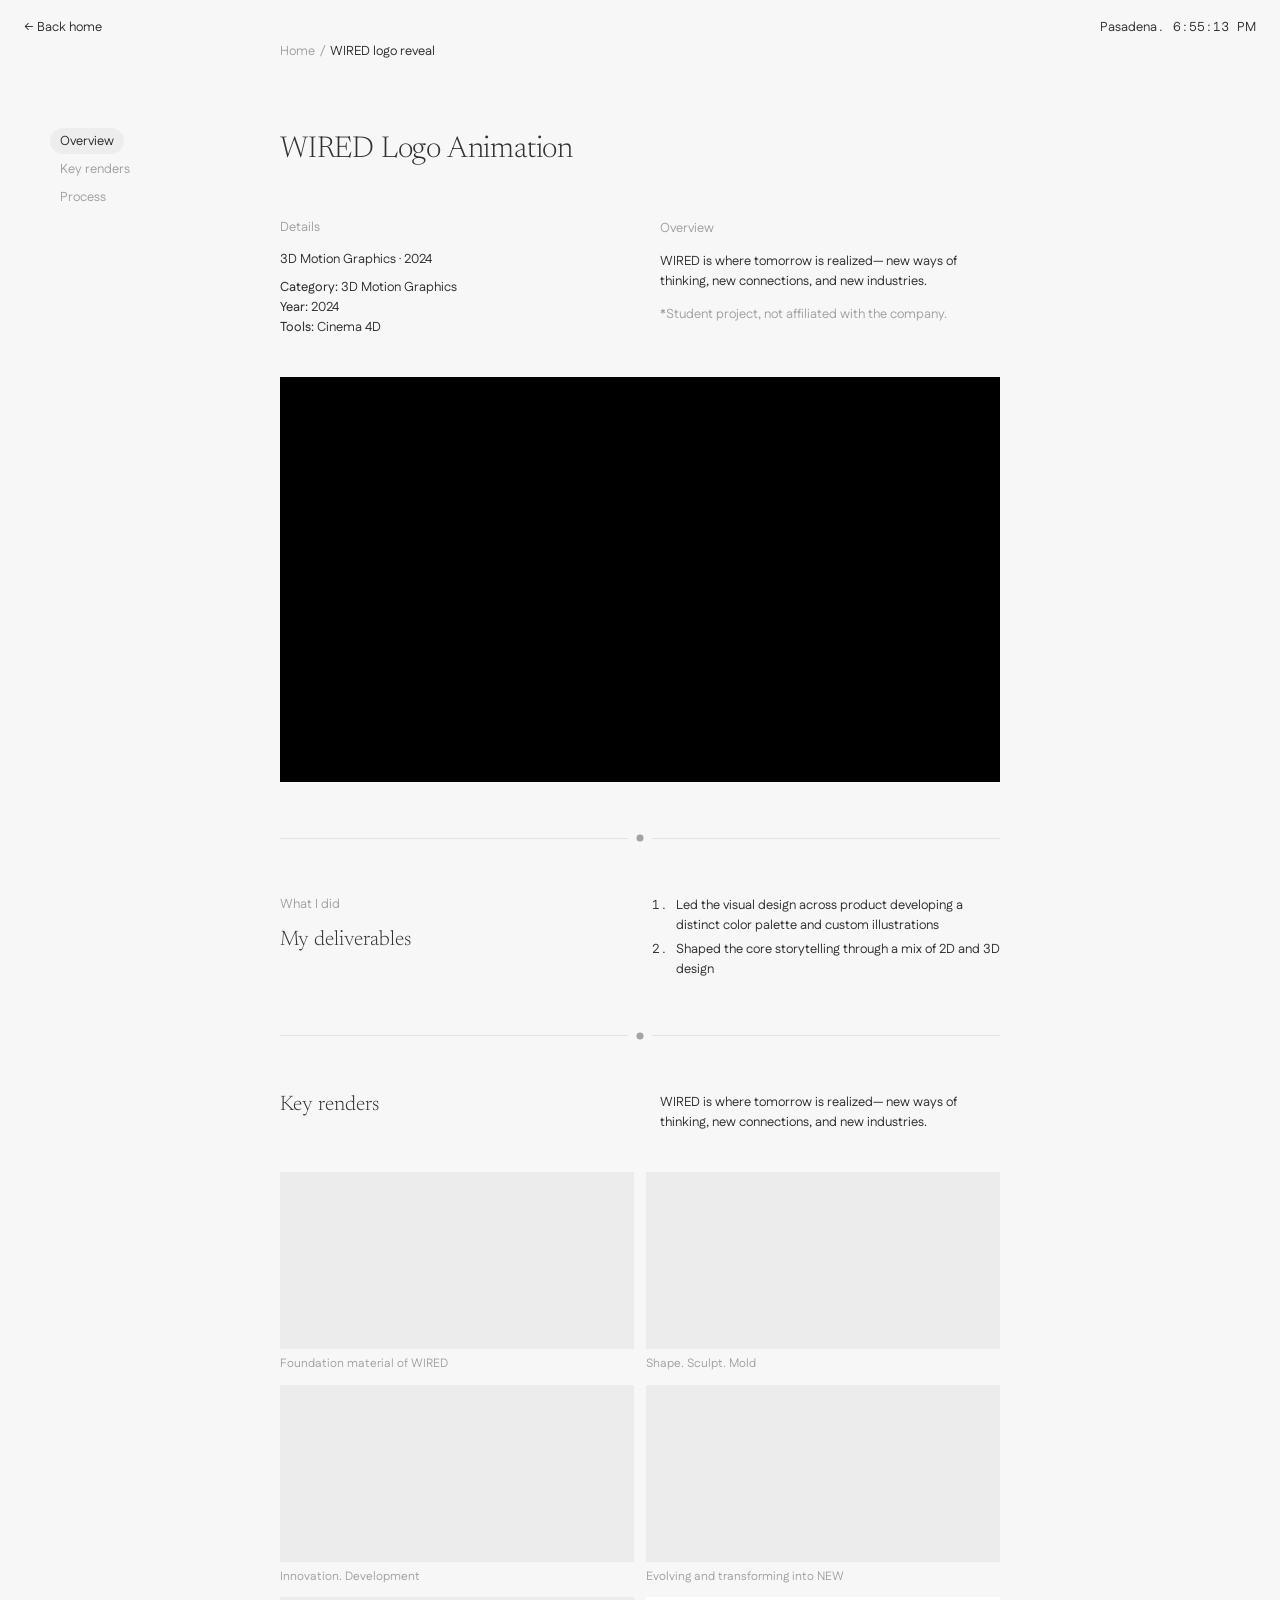
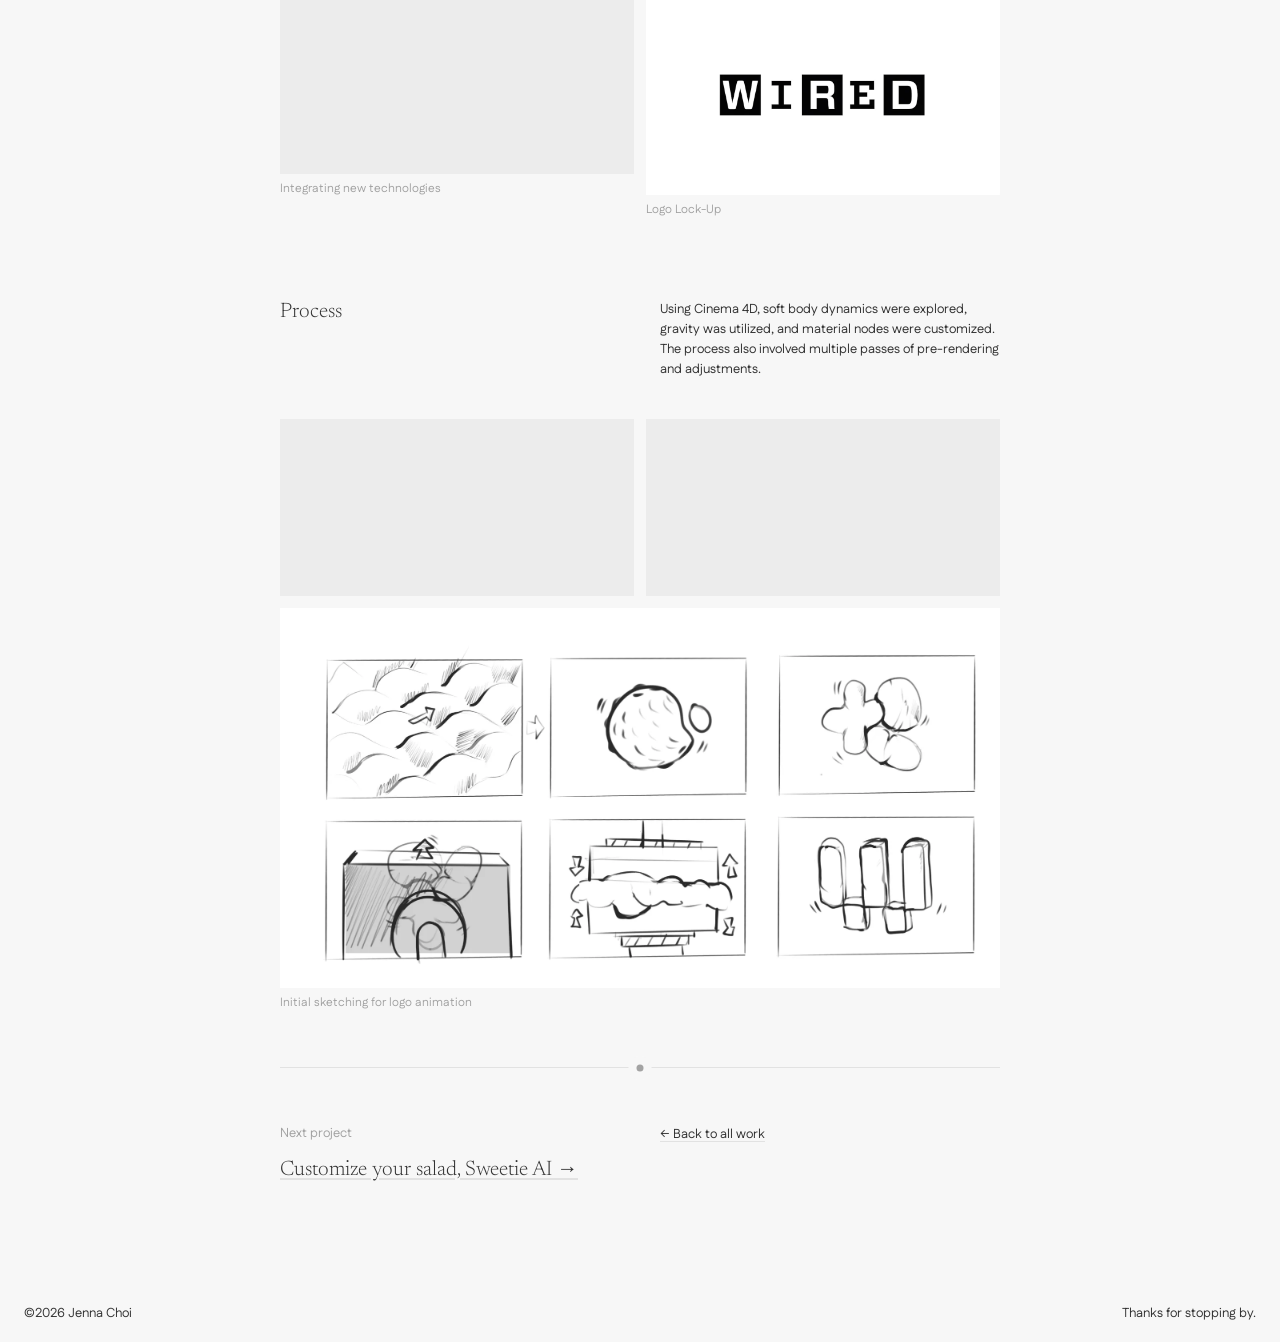
<file: wired.html>
<!doctype html>
<html lang="en">
<head>
  <meta charset="utf-8" />
  <meta name="viewport" content="width=device-width, initial-scale=1" />
  <meta name="theme-color" content="#f7f7f7" />
  <title>WIRED logo reveal — Jenna Choi</title>
  <meta name="description" content="WIRED is where tomorrow is realized— new ways of thinking, new connections, and new industries." />
  <link rel="preconnect" href="https://fonts.googleapis.com" />
  <link rel="preconnect" href="https://fonts.gstatic.com" crossorigin />
  <link href="https://fonts.googleapis.com/css2?family=Fustat:wght@400;500;600&family=Newsreader:opsz,wght@6..72,300;6..72,400&display=swap" rel="stylesheet" />
  <link rel="stylesheet" href="/styles.css?v=ba8c46e6" />
</head>
<body class="article">
  <!-- Generated by tools/build_site.py from tools/content.py — edit content there, then re-run. -->

  <aside class="agenda" aria-label="On this page">
    <a class="back" href="/">← Back home</a>
    <nav class="agenda__list">
      <a class="agenda__item" href="#overview" data-section="overview">Overview</a>
      <a class="agenda__item" href="#renders" data-section="renders">Key renders</a>
      <a class="agenda__item" href="#process" data-section="process">Process</a>
    </nav>
  </aside>
  <header class="art-top"><p class="clock" data-clock data-tz="America/Los_Angeles" data-city="Pasadena">Pasadena.</p></header>

  <main class="art">
    <p class="crumb"><a href="/">Home</a> <span>/</span> WIRED logo reveal</p>
    <h1 class="art__title" id="overview">WIRED Logo Animation</h1>
    <div class="two two--intro"><div class="two__l"><p class="lbl">Details</p><p class="lbl-sub">3D Motion Graphics · 2024</p><p><span class="k">Category:</span> 3D Motion Graphics</p><p><span class="k">Year:</span> 2024</p><p><span class="k">Tools:</span> Cinema 4D</p></div><div class="two__r"><p class="lbl">Overview</p><p>WIRED is where tomorrow is realized— new ways of thinking, new connections, and new industries.</p><p class="muted small">*Student project, not affiliated with the company.</p></div></div>
    <div class="hero"><figure class="fig"><div class="embed"><iframe src="https://player.vimeo.com/video/1032615423?title=0&byline=0&portrait=0&dnt=1" allow="autoplay; fullscreen; picture-in-picture" allowfullscreen loading="lazy" title="Video"></iframe></div></figure></div>
    <div class="divider" aria-hidden="true"><span></span></div>
    <div class="two"><div class="two__l"><p class="lbl">What I did</p><h2 class="art__h2">My deliverables</h2></div><div class="two__r"><ol><li>Led the visual design across product developing a distinct color palette and custom illustrations</li><li>Shaped the core storytelling through a mix of 2D and 3D design</li></ol></div></div>
    <div class="divider" aria-hidden="true"><span></span></div>
    <section class="asec" id="renders">
      <div class="two"><div class="two__l"><h2 class="art__h2">Key renders</h2></div><div class="two__r"><p>WIRED is where tomorrow is realized— new ways of thinking, new connections, and new industries.</p></div></div>
<div class="row row--2"><figure class="fig"><video src="/assets/projects/wired/v01.mp4#t=0.1" muted loop playsinline preload="metadata" data-hover-play></video><figcaption>Foundation material of WIRED</figcaption></figure><figure class="fig"><video src="/assets/projects/wired/v02.mp4#t=0.1" muted loop playsinline preload="metadata" data-hover-play></video><figcaption>Shape. Sculpt. Mold</figcaption></figure></div>
<div class="row row--2"><figure class="fig"><video src="/assets/projects/wired/v03.mp4#t=0.1" muted loop playsinline preload="metadata" data-hover-play></video><figcaption>Innovation. Development</figcaption></figure><figure class="fig"><video src="/assets/projects/wired/v04.mp4#t=0.1" muted loop playsinline preload="metadata" data-hover-play></video><figcaption>Evolving and transforming into NEW</figcaption></figure></div>
<div class="row row--2"><figure class="fig"><video src="/assets/projects/wired/v05.mp4#t=0.1" muted loop playsinline preload="metadata" data-hover-play></video><figcaption>Integrating new technologies</figcaption></figure><figure class="fig"><img src="/assets/projects/wired/05.webp" alt="" loading="lazy" decoding="async" /><figcaption>Logo Lock-Up</figcaption></figure></div>
    </section>
    <section class="asec" id="process">
      <div class="two"><div class="two__l"><h2 class="art__h2">Process</h2></div><div class="two__r"><p>Using Cinema 4D, soft body dynamics were explored, gravity was utilized, and material nodes were customized. The process also involved multiple passes of pre-rendering and adjustments.</p></div></div>
<div class="row row--2"><figure class="fig"><video src="/assets/projects/wired/v06.mp4#t=0.1" muted loop playsinline preload="metadata" data-hover-play></video></figure><figure class="fig"><video src="/assets/projects/wired/v07.mp4#t=0.1" muted loop playsinline preload="metadata" data-hover-play></video></figure></div>
<div class="row row--1"><figure class="fig"><img src="/assets/projects/wired/08.webp" alt="" loading="lazy" decoding="async" /><figcaption>Initial sketching for logo animation</figcaption></figure></div>
    </section>
    <div class="divider" aria-hidden="true"><span></span></div>
    <div class="two two--next"><div class="two__l"><p class="lbl">Next project</p><h2 class="art__h2"><a class="ulink" href="/sweetie">Customize your salad, Sweetie AI →</a></h2></div><div class="two__r"><p><a class="ulink" href="/">← Back to all work</a></p></div></div>
  </main>

  <footer class="art-foot">
    <p>©2026 Jenna Choi</p>
    <p>Thanks for stopping by.</p>
  </footer>

  <script src="/main.js?v=8af6f339" defer></script>
</body>
</html>
</file>
<file: styles.css>
/* ------------------------------------------------------------------
   Jenna Choi — portfolio
   Layout: quiet text sidebar + two-column work grid (home);
   centered article column (project, About, Fun pages).
   Grid: 24 columns, 24px margins, 20px gutters. Sidebar = columns 1–6.
   ------------------------------------------------------------------ */
:root {
  --bg: #f7f7f7;
  --ink: #333333;
  --muted: #a3a3a3;
  --rule: #e2e2e2;
  --media-bg: #ececec;
  --accent: #51b7df;

  --margin: 24px;
  --gutter: 20px;
  --col: calc((100vw - 2 * var(--margin) - 23 * var(--gutter)) / 24);
  --side-w: calc(var(--col) * 6 + var(--gutter) * 5);
  --main-x: calc(var(--margin) + var(--side-w) + var(--gutter));

  --sans: "Fustat", system-ui, -apple-system, "Segoe UI", sans-serif;
  --serif: "Newsreader", Georgia, "Times New Roman", serif;
  --small: 13px;
}

*, *::before, *::after { box-sizing: border-box; }
html { -webkit-text-size-adjust: 100%; overscroll-behavior-y: none; }
body {
  margin: 0;
  background: var(--bg);
  color: var(--ink);
  font-family: var(--sans);
  font-size: var(--small);
  line-height: 1.4;
  -webkit-font-smoothing: antialiased;
}
img, video { display: block; max-width: 100%; }
a { color: inherit; text-decoration: none; }
p { margin: 0; }
ul, ol { margin: 0; }
button { font: inherit; color: inherit; background: none; border: 0; padding: 0; cursor: pointer; text-align: left; }
h1, h2 { margin: 0; font-weight: 400; }
.muted { color: var(--muted); }
.accent { color: var(--accent); }
.small { font-size: 12px; }

/* ------------------------------------------------------------------
   Shared bits
   ------------------------------------------------------------------ */
.clock { color: var(--ink); font-variant-numeric: tabular-nums; white-space: nowrap; }
.ulink {
  text-decoration: underline;
  text-decoration-color: var(--rule);
  text-underline-offset: 3px;
  transition: text-decoration-color 0.2s ease, color 0.2s ease;
}
.ulink:hover { text-decoration-color: currentColor; }
:focus-visible { outline: 2px solid var(--accent); outline-offset: 2px; border-radius: 2px; }

/* ------------------------------------------------------------------
   Home — top bar
   ------------------------------------------------------------------ */
.topbar {
  position: fixed;
  inset: 0 0 auto 0;
  z-index: 10;
  display: flex;
  justify-content: space-between;
  align-items: center;
  padding: 18px var(--margin) 0;
  pointer-events: none;
}
.topbar > * { pointer-events: auto; }
.mark {
  width: 24px;
  height: 12px;
  border: 1.5px solid var(--ink);
  border-radius: 4px;
  transition: border-color 0.2s ease, background-color 0.2s ease;
}
.mark:hover { border-color: var(--accent); background: var(--accent); }

/* ------------------------------------------------------------------
   Home — sidebar
   ------------------------------------------------------------------ */
.side {
  position: fixed;
  top: 52px;
  bottom: 20px;
  left: var(--margin);
  width: var(--side-w);
  display: flex;
  flex-direction: column;
  overflow-y: auto;
}
.side__intro {
  display: flex;
  flex-direction: column;
  gap: 1.4em;
  padding-bottom: 14px;
  border-bottom: 1px solid var(--rule);
}
.toc { display: flex; flex-direction: column; padding-top: 14px; }
/* Section labels: small and grey, like "Details" / "Overview" on article pages */
.toc__head { margin: 20px 0 3px; font-size: 12px; color: var(--muted); }
.toc__sec:first-child .toc__head { margin-top: 0; }
.toc__item {
  display: flex;
  justify-content: space-between;
  gap: 12px;
  width: 100%;
  color: var(--ink);
  transition: color 0.2s ease;
}
.toc__item:hover { color: var(--accent); }
.toc__arrow { color: var(--muted); }
.toc__item:hover .toc__arrow { color: var(--accent); }
.side__foot { margin-top: auto; padding-top: 24px; }
.side__sep { color: var(--rule); }

/* ------------------------------------------------------------------
   Home — work grid (two columns, mixed heights)
   ------------------------------------------------------------------ */
.work {
  display: grid;
  grid-template-columns: repeat(var(--cols, 2), minmax(0, 1fr));
  gap: 16px;
  align-items: start;
  margin-left: var(--main-x);
  margin-right: var(--margin);
  padding-top: 52px;
}
.work__col { display: flex; flex-direction: column; gap: 28px; }

/* Filter pills above the grid */
.filters {
  grid-column: 1 / -1;
  display: flex;
  flex-wrap: wrap;
  gap: 8px;
  margin-bottom: 8px;
}
.pill {
  height: 30px;
  padding: 0 14px;
  border-radius: 999px;
  background: #ececec;
  color: #777;
  font-size: var(--small);
  white-space: nowrap;
  transition: background-color 0.2s ease, color 0.2s ease;
}
.pill:hover { background: #e2e2e2; color: var(--ink); }
.pill.is-active { background: var(--ink); color: #fff; }

/* 2 / 3 column switch, right end of the filter row */
.cols {
  margin-left: auto;
  display: flex;
  gap: 2px;
  padding: 3px;
  border-radius: 999px;
  background: #ececec;
}
.cols__btn {
  display: grid;
  place-items: center;
  width: 34px;
  height: 24px;
  border-radius: 999px;
  color: #999;
  transition: background-color 0.2s ease, color 0.2s ease;
}
.cols__btn:hover { color: var(--ink); }
.cols__btn.is-active { background: #fff; color: var(--ink); box-shadow: 0 1px 2px rgba(0, 0, 0, 0.08); }
.cols__icon { display: flex; gap: 2px; }
.cols__icon i { display: block; width: 4px; height: 11px; border-radius: 1px; background: currentColor; }
.cols__btn[data-cols="3"] .cols__icon i { width: 3px; }
.work--3 .card__desc { font-size: 12px; }
.card { animation: card-in 0.4s ease both; }
.card[hidden] { display: none; }
@keyframes card-in { from { opacity: 0; transform: translateY(6px); } }
.card__link { display: block; }
.card__media {
  position: relative;
  overflow: hidden;
  background: var(--media-bg);
}
.card__media--tall { aspect-ratio: 3 / 4; }
.card__media--wide { aspect-ratio: 10 / 7; }
.card__media--video { aspect-ratio: 16 / 9; }
.card__media img,
.card__media video,
.card__fill {
  position: absolute;
  inset: 0;
  width: 100%;
  height: 100%;
  object-fit: cover;
  transition: opacity 0.3s ease;
}
.card__cap {
  display: flex;
  justify-content: space-between;
  gap: 12px;
  margin-top: 10px;
}
.card__title { font-weight: 500; }
.card__year { color: var(--muted); font-variant-numeric: tabular-nums; }
.card__desc { margin-top: 2px; color: var(--ink); }
.card__ext { color: var(--muted); }
.card__link:hover .card__title { color: var(--accent); }
.card--soon .card__media > * { opacity: 0.55; }
.card--soon .card__title { color: var(--muted); }

/* Bottom fade: projects soften and blur into the page as they scroll off */
.home::after {
  content: "";
  position: fixed;
  left: calc(var(--main-x) - var(--gutter));
  right: 0;
  bottom: 0;
  height: 110px;
  z-index: 5;
  pointer-events: none;
  background: linear-gradient(to bottom, rgba(247, 247, 247, 0), var(--bg) 85%);
  backdrop-filter: blur(6px);
  -webkit-backdrop-filter: blur(6px);
  -webkit-mask-image: linear-gradient(to bottom, transparent, #000 60%);
  mask-image: linear-gradient(to bottom, transparent, #000 60%);
}

.signoff {
  position: relative;
  z-index: 6;
  margin: 64px var(--margin) 20px var(--main-x);
  text-align: right;
}

/* ------------------------------------------------------------------
   Article pages — project, About, Fun
   ------------------------------------------------------------------ */
/* Clock stays top-right; "Back home" + section shortcuts stay top-left while scrolling */
.art-top {
  position: fixed;
  top: 18px;
  right: var(--margin);
  z-index: 10;
}
.agenda {
  position: fixed;
  top: 18px;
  left: var(--margin);
  z-index: 10;
  display: flex;
  flex-direction: column;
  align-items: flex-start;
  gap: 20px;
  width: calc((100% - 720px) / 2 - 2 * var(--margin));
  max-width: 220px;
}
/* Shortcuts sit in the margin just left of the article, level with the title */
.agenda__list {
  position: fixed;
  top: 128px;
  left: calc(50% - 360px - 220px);
  width: 180px;
  display: flex;
  flex-direction: column;
  align-items: flex-start;
  gap: 2px;
}
.agenda__item {
  margin-left: -10px;
  padding: 4px 10px;
  border-radius: 999px;
  color: var(--muted);
  transition: color 0.2s ease, background-color 0.2s ease;
}
.agenda__item:hover { color: var(--ink); }
.agenda__item.is-here { background: #ededed; color: var(--ink); }
.back { color: var(--ink); transition: color 0.2s ease; }
.back:hover { color: var(--accent); }

.art {
  width: min(720px, calc(100% - 2 * var(--margin)));
  margin: 0 auto;
  padding: 42px 0 0;
}
.art [id] { scroll-margin-top: 32px; }
.crumb { color: var(--ink); }
.crumb a { color: var(--muted); transition: color 0.2s ease; }
.crumb a:hover { color: var(--ink); }
.crumb span { color: var(--muted); margin: 0 2px; }

.art__title {
  margin-top: 72px;
  max-width: 600px;
  font-family: var(--serif);
  font-weight: 300;
  font-size: 30px;
  line-height: 1.25;
  letter-spacing: -0.2px;
}
.art__h2 {
  font-family: var(--serif);
  font-weight: 300;
  font-size: 21px;
  line-height: 1.3;
}

.two {
  display: grid;
  grid-template-columns: repeat(2, minmax(0, 1fr));
  gap: 40px;
}
.two--intro { margin-top: 48px; }
.two__r { display: flex; flex-direction: column; gap: 1em; }
.two__r p, .two__r li { font-size: var(--small); line-height: 1.55; }
.two__l p + p { margin-top: 2px; }
.lbl { color: var(--muted); margin-bottom: 14px; }
.lbl-sub { margin-bottom: 10px; }
.two--intro .two__r .lbl { margin-bottom: 0; }
.k { color: var(--ink); font-weight: 500; }
.two__r ol { padding-left: 1.2em; display: flex; flex-direction: column; gap: 4px; }
.flowline span { color: var(--muted); }

.hero { margin-top: 40px; }

.divider {
  position: relative;
  margin: 56px 0;
  height: 1px;
  background: var(--rule);
}
.divider span {
  position: absolute;
  left: 50%;
  top: 50%;
  width: 7px;
  height: 7px;
  border-radius: 50%;
  background: var(--muted);
  box-shadow: 0 0 0 8px var(--bg);
  transform: translate(-50%, -50%);
}

.asec + .asec { margin-top: 80px; }
.asec > .two + .row { margin-top: 40px; }

.row { display: grid; gap: 12px; }
.row + .row { margin-top: 12px; }
.row--1 { grid-template-columns: 1fr; }
.row--2 { grid-template-columns: repeat(2, minmax(0, 1fr)); }
.row--3 { grid-template-columns: repeat(3, minmax(0, 1fr)); }
.fig { margin: 0; min-width: 0; }
.fig img, .fig video { width: 100%; height: auto; background: var(--media-bg); }
.fig figcaption { margin-top: 6px; color: var(--muted); font-size: 12px; line-height: 1.45; }
.embed { position: relative; aspect-ratio: 16 / 9; background: #000; }
.embed--app { aspect-ratio: 4 / 3; background: var(--media-bg); }
.embed iframe { position: absolute; inset: 0; width: 100%; height: 100%; border: 0; }

.plist { list-style: none; padding: 0; }
.plist li {
  display: grid;
  grid-template-columns: 1fr auto;
  column-gap: 12px;
  padding: 7px 0;
  border-top: 1px solid var(--rule);
}
.plist li:last-child { border-bottom: 1px solid var(--rule); }
.li__a { font-weight: 500; grid-column: 1; grid-row: 1; }
.li__b { grid-column: 1; grid-row: 2; }
.li__b:empty { display: none; }
.li__c { grid-column: 2; grid-row: 1; color: var(--muted); text-align: right; font-variant-numeric: tabular-nums; }

.art-foot {
  display: flex;
  justify-content: space-between;
  gap: 16px;
  margin-top: 120px;
  padding: 0 var(--margin) 20px;
}

/* ------------------------------------------------------------------
   Tablet / mobile
   ------------------------------------------------------------------ */
@media (max-width: 900px) {
  :root { --margin: 20px; }
  .side {
    position: static;
    width: auto;
    margin: 56px var(--margin) 0;
    overflow: visible;
  }
  .side__foot { display: none; }
  .work { margin: 32px var(--margin) 0; padding-top: 0; }
  .signoff { margin-left: var(--margin); }
  .home::after { left: 0; height: 56px; }
  .work { --cols: 2 !important; }
  /* Index · Work · Links side by side instead of one long list */
  .toc {
    display: grid;
    grid-template-columns: 1fr 1fr;
    column-gap: var(--gutter);
  }
  .toc__sec .toc__head { margin-top: 0; }
}

/* Not enough room beside the column: shortcuts hide; "Back home" + clock
   stay pinned in a soft top bar so you can always get back */
@media (max-width: 1180px) {
  .agenda__list { display: none; }
  .agenda { width: auto; max-width: none; top: 0; padding-top: 14px; }
  .art-top { top: 14px; }
  .back { white-space: nowrap; }
  .article::before {
    content: "";
    position: fixed;
    inset: 0 0 auto 0;
    height: 56px;
    z-index: 9;
    background: linear-gradient(var(--bg) 72%, rgba(247, 247, 247, 0));
    pointer-events: none;
  }
  .art { padding-top: 46px; }
}

@media (max-width: 640px) {
  /* one column, back in reading order */
  .work { display: flex; flex-direction: column; gap: 28px; }
  .work__col { display: contents; }
  .card { order: var(--order); }
  .two { grid-template-columns: 1fr; gap: 20px; }
  /* Phone: Index + Links share a row, Work filters below; bigger tap targets */
  .side { margin-top: 52px; }
  .side__intro { gap: 1em; }
  .toc { grid-template-columns: 1fr 1fr; row-gap: 18px; }
  .cols { display: none; }
  /* filters scroll sideways in one row */
  .filters {
    flex-wrap: nowrap;
    overflow-x: auto;
    scrollbar-width: none;
    width: 100vw;
    max-width: 100vw;
    margin: 0 0 4px calc(-1 * var(--margin));
    padding: 0 var(--margin);
  }
  .filters::-webkit-scrollbar { display: none; }
  .toc__item { padding: 4px 0; }
      .art__title { margin-top: 48px; font-size: 26px; }
  .row--2, .row--3 { grid-template-columns: 1fr; }
  /* tablet prototype is too cramped on a phone — the "Open in new tab" link stays */
  .embed--app { display: none; }
}

@media (prefers-reduced-motion: reduce) {
  .card { animation: none; }
}
</file>
